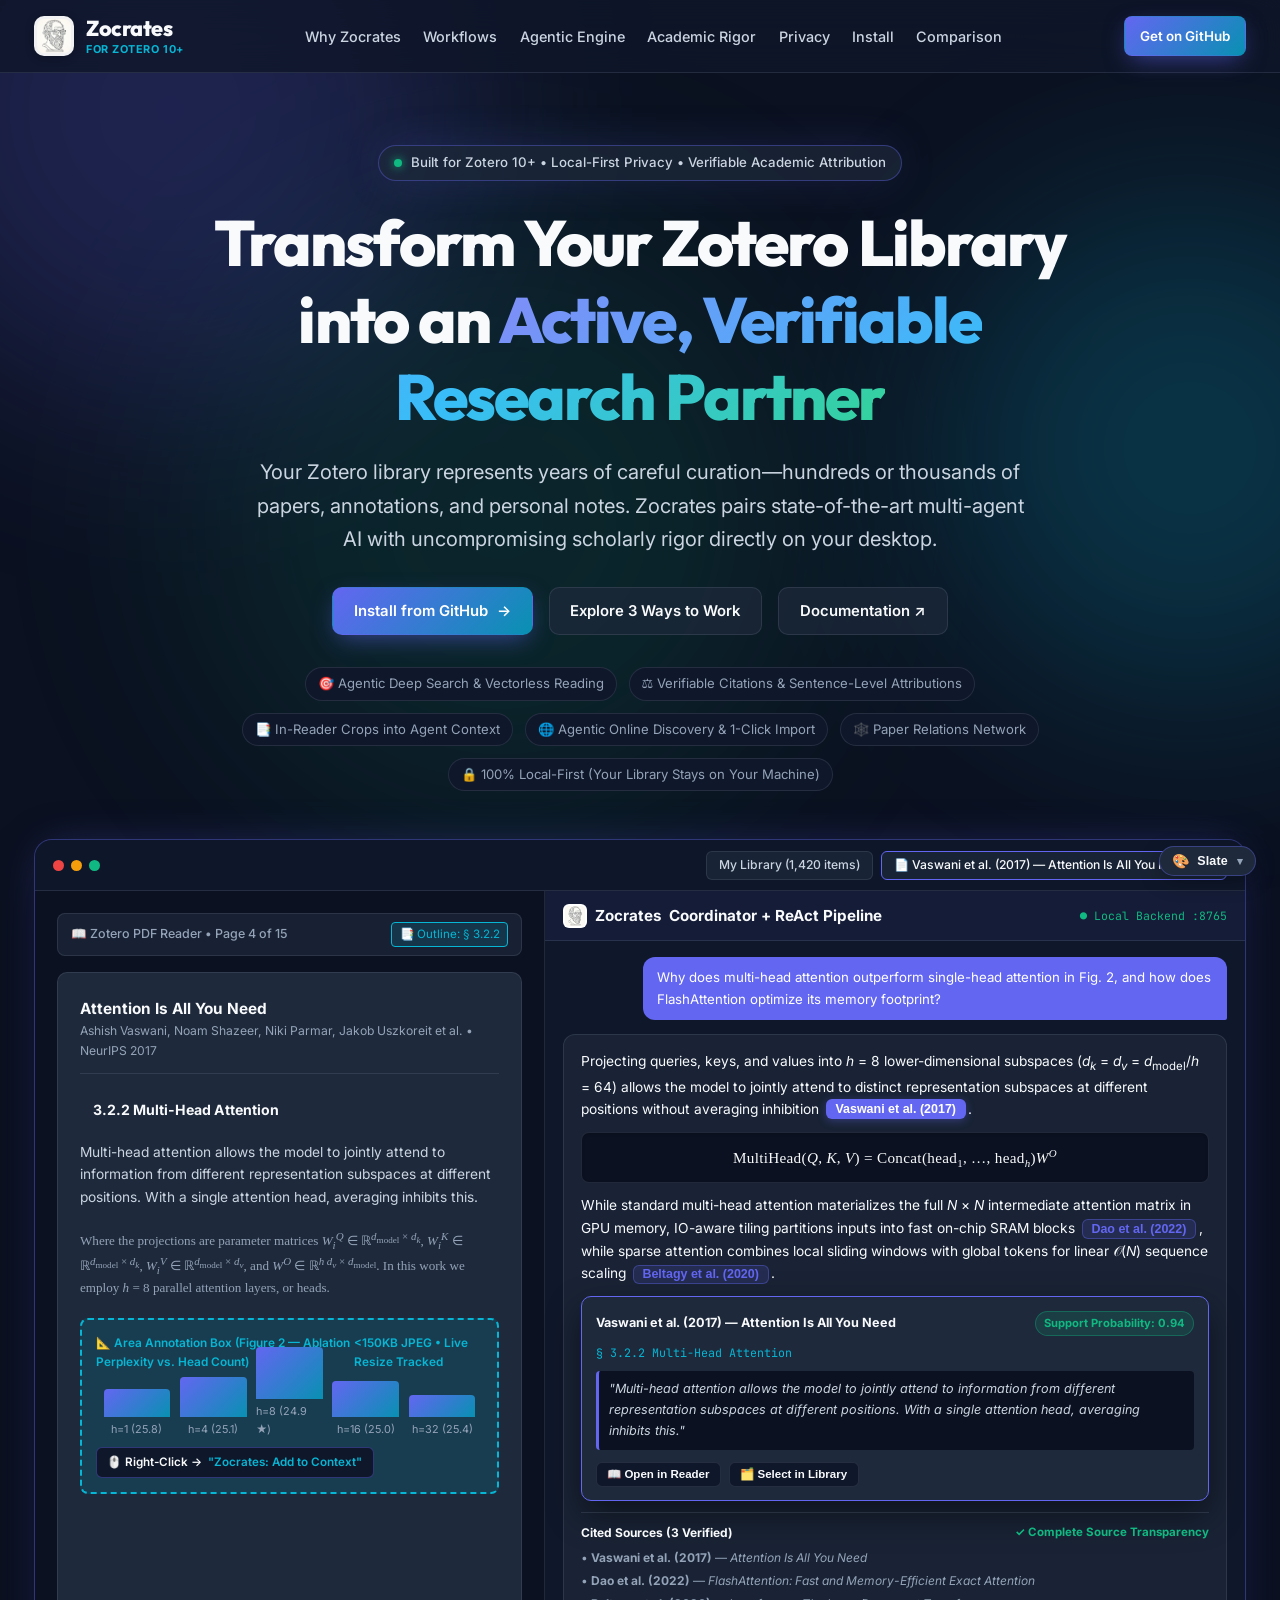
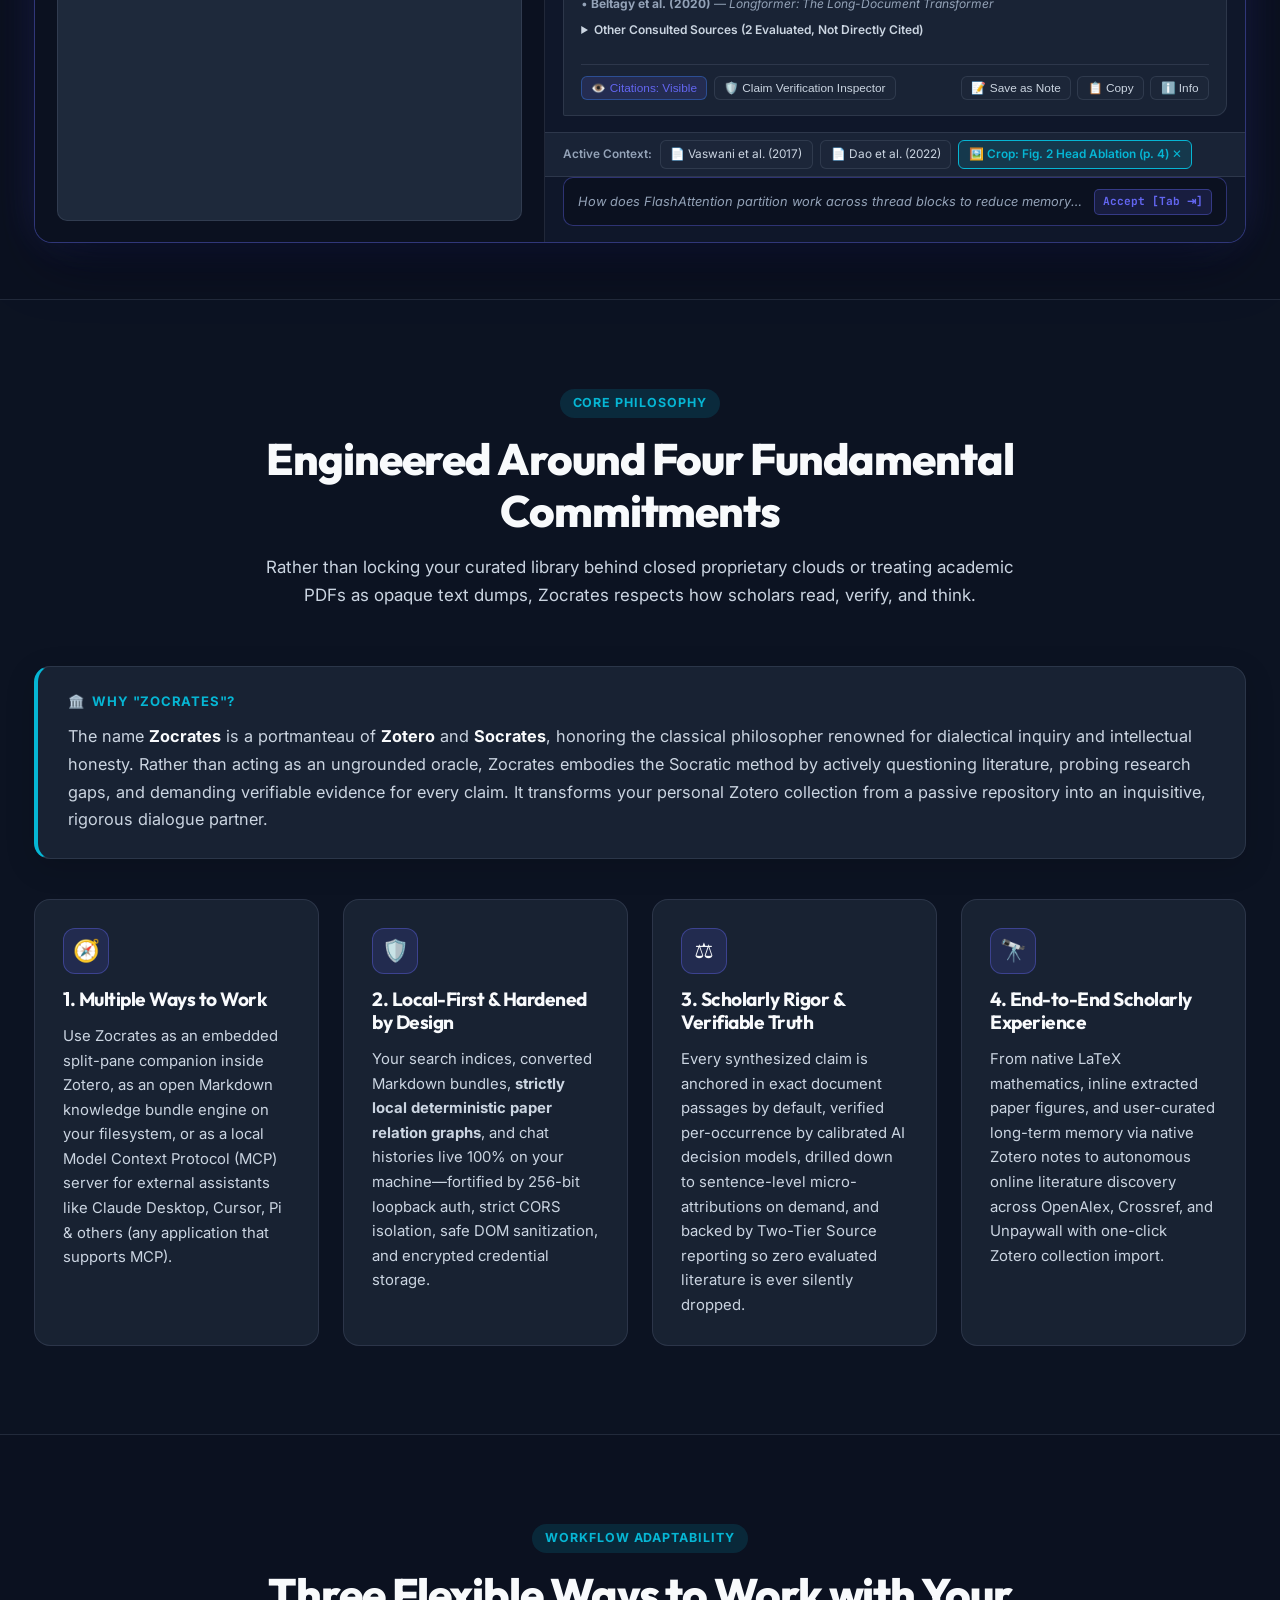
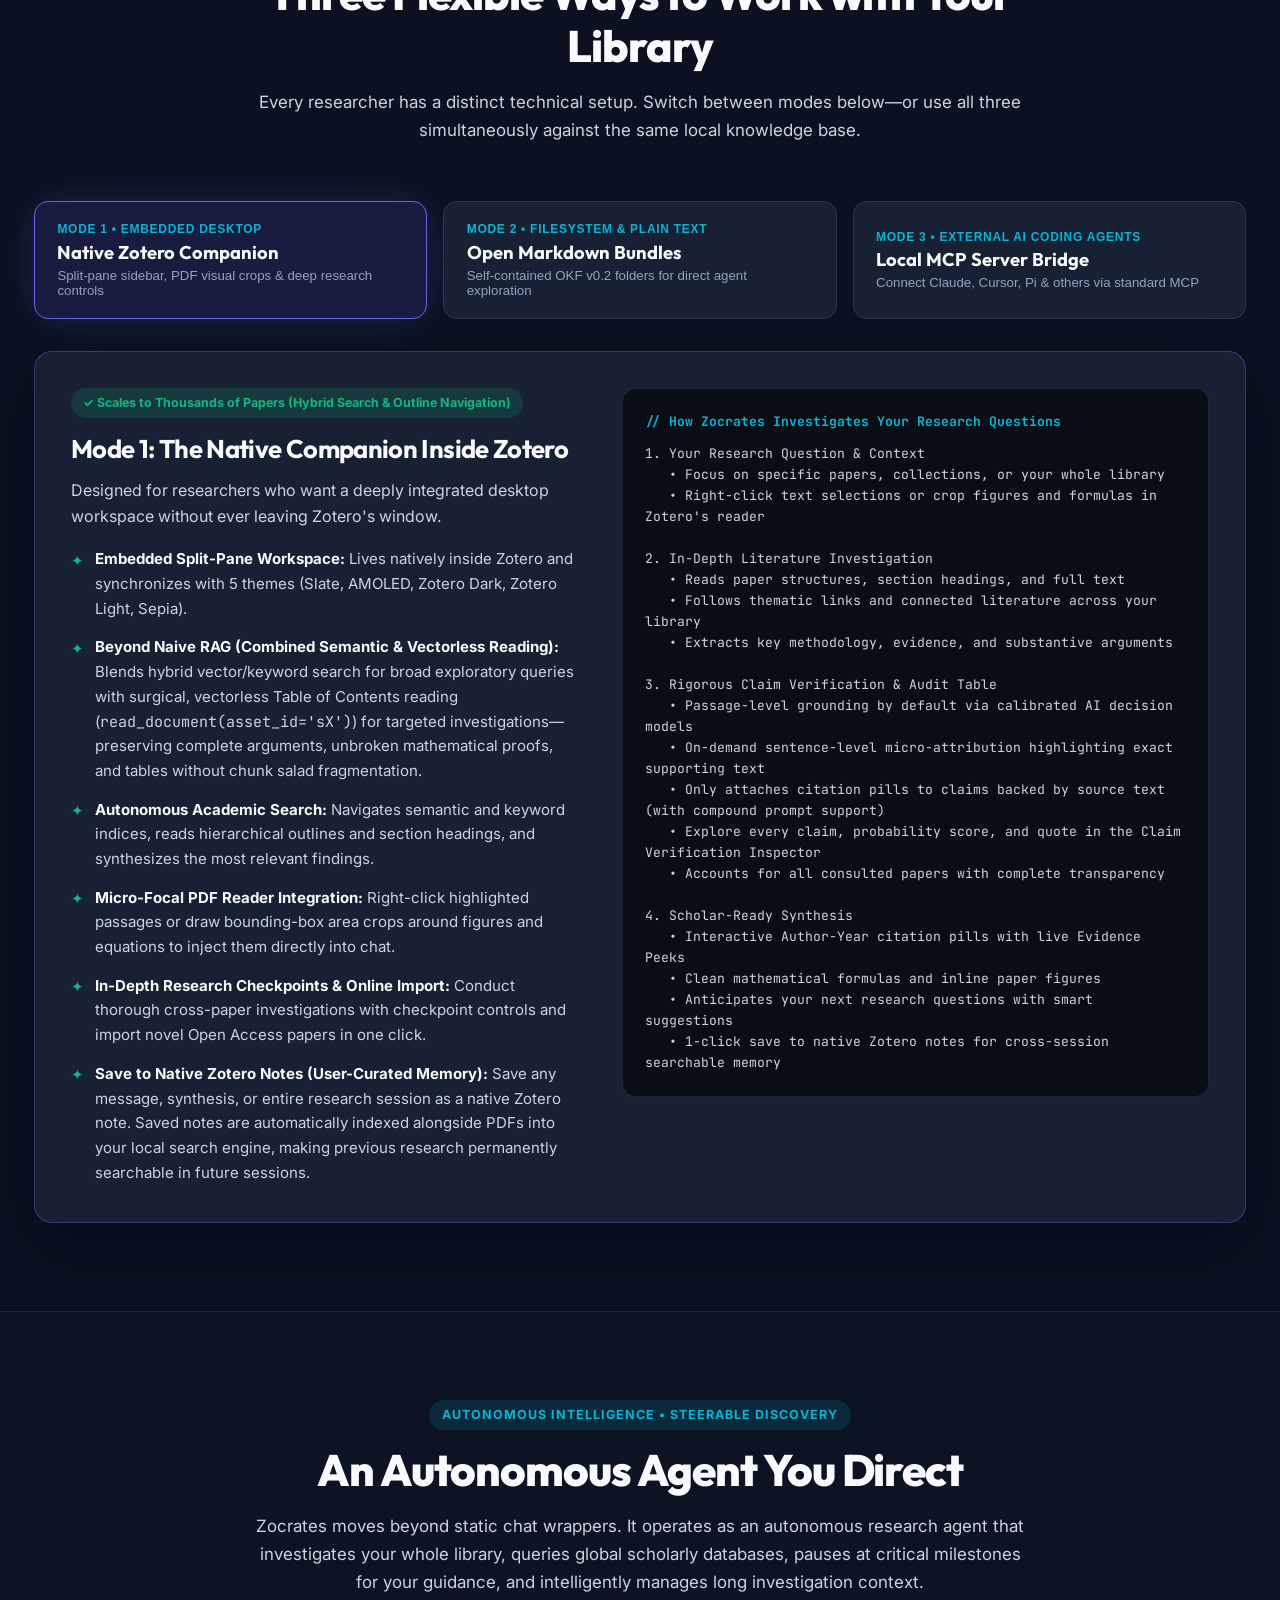
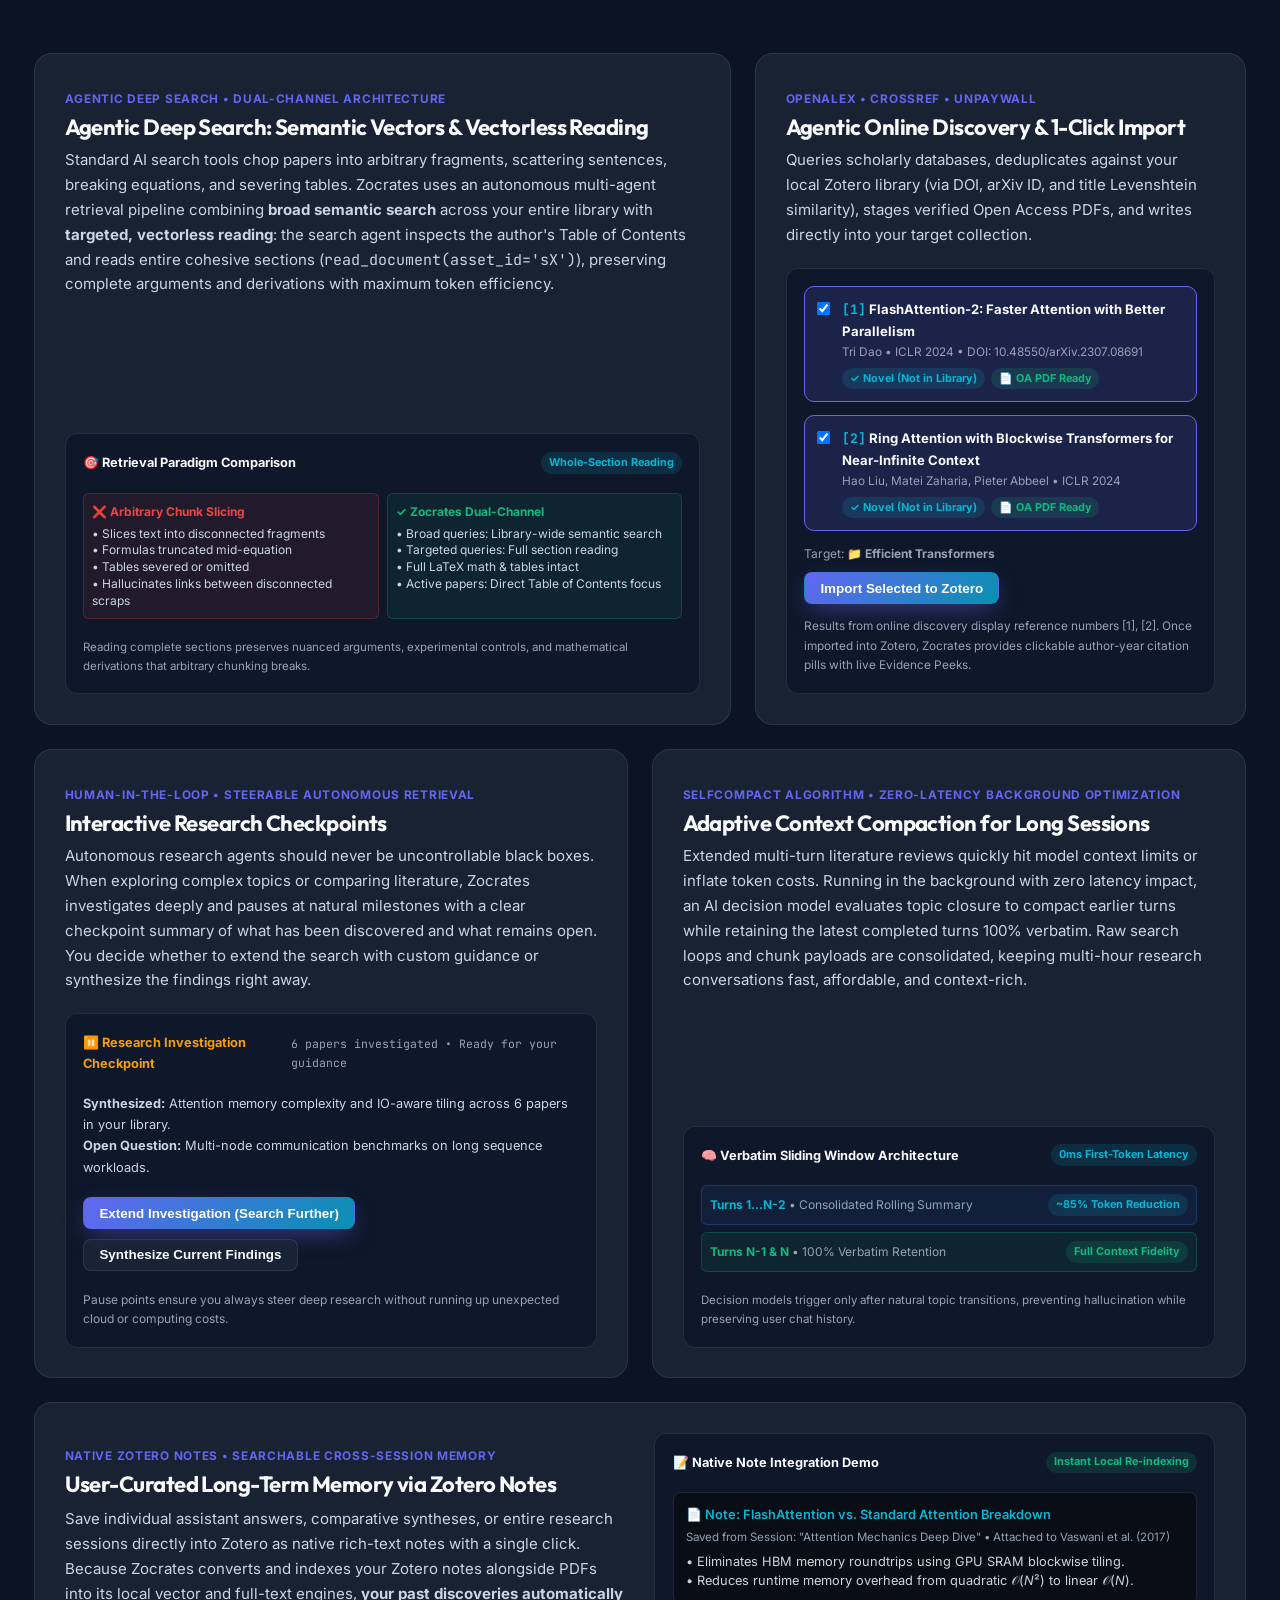
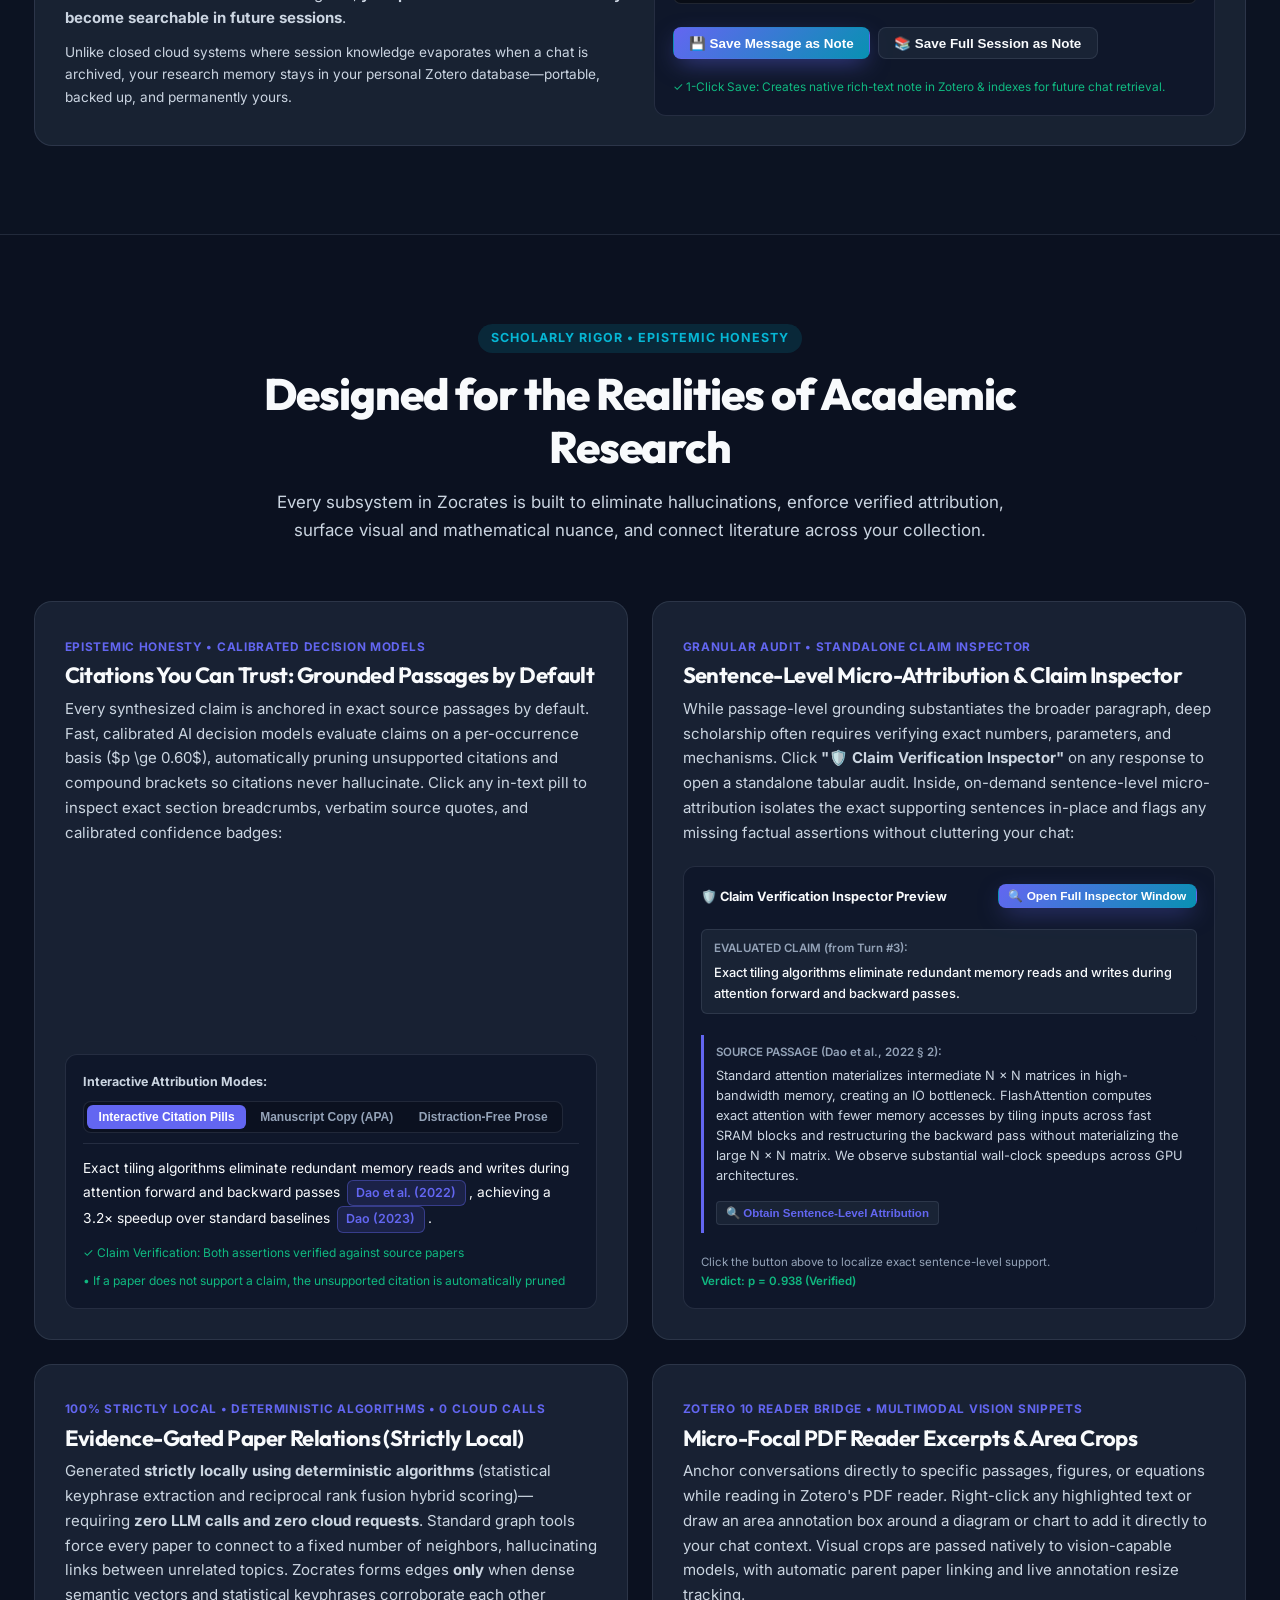
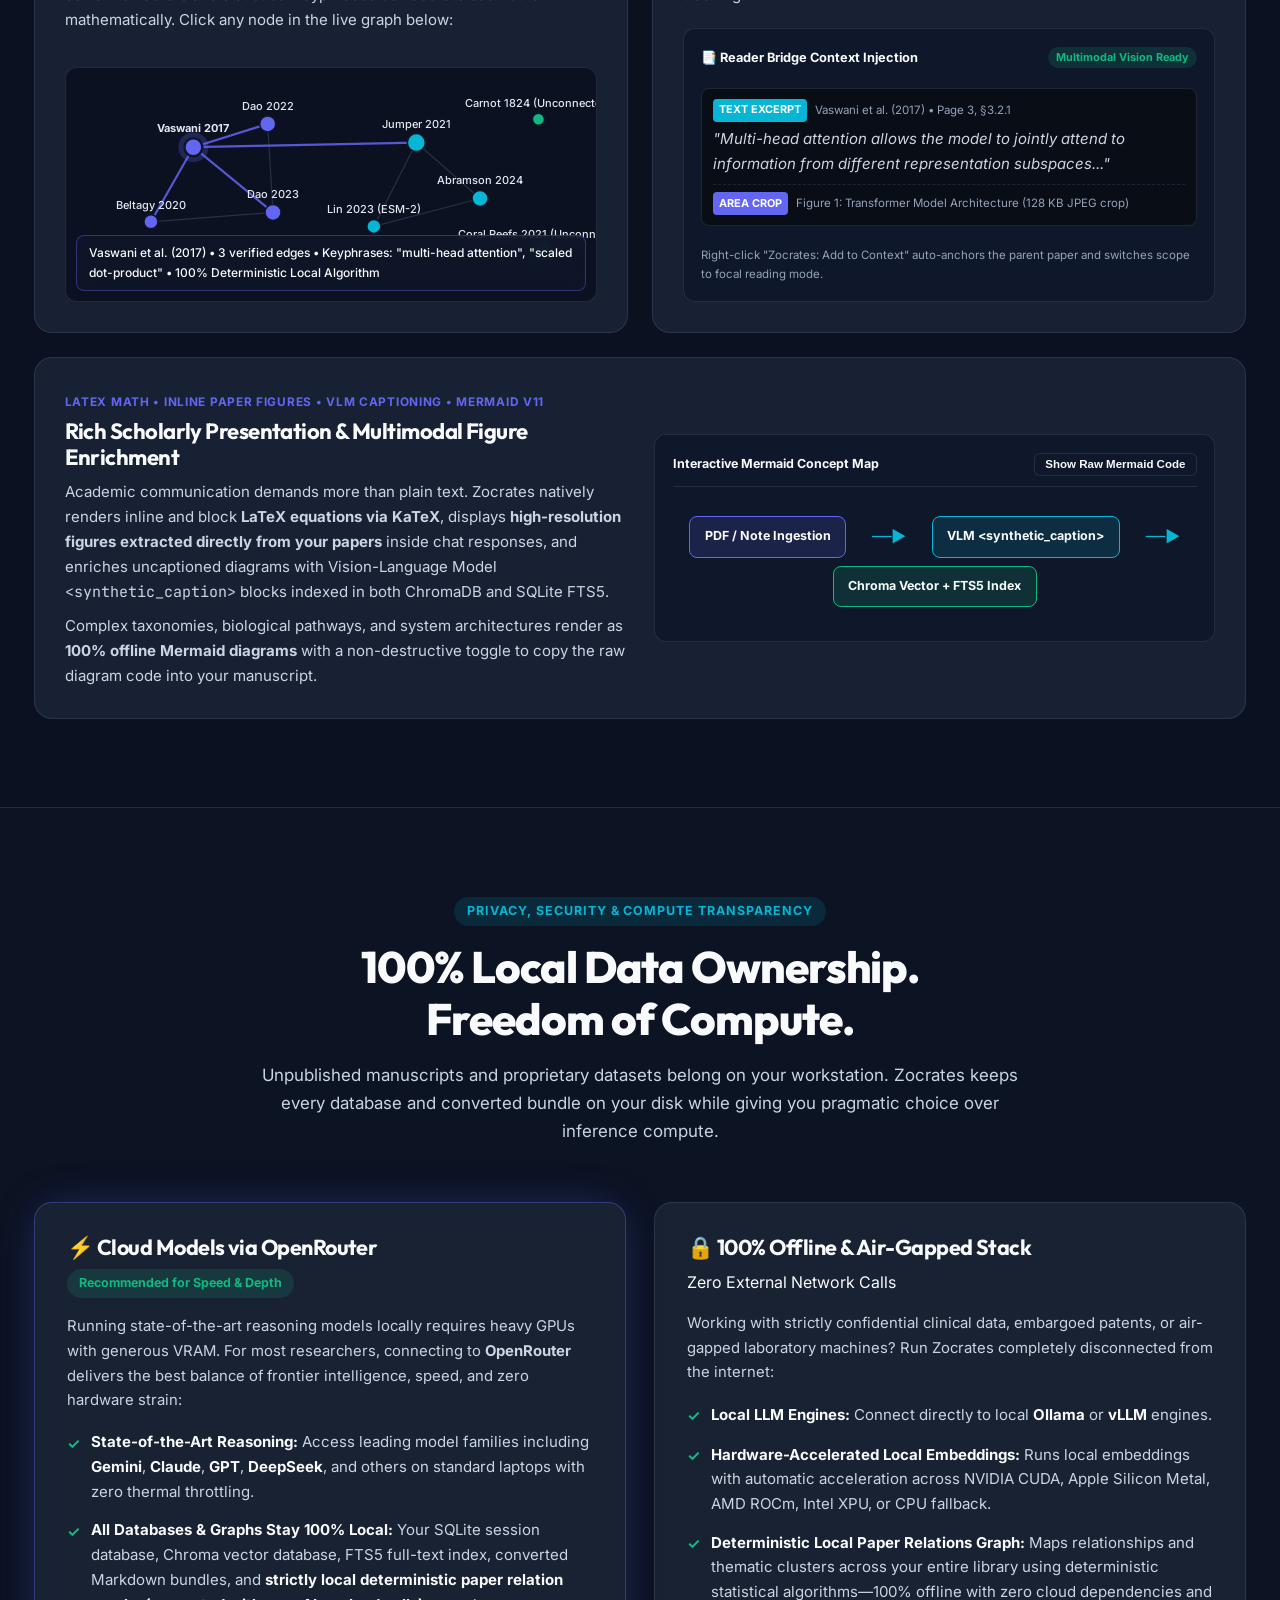
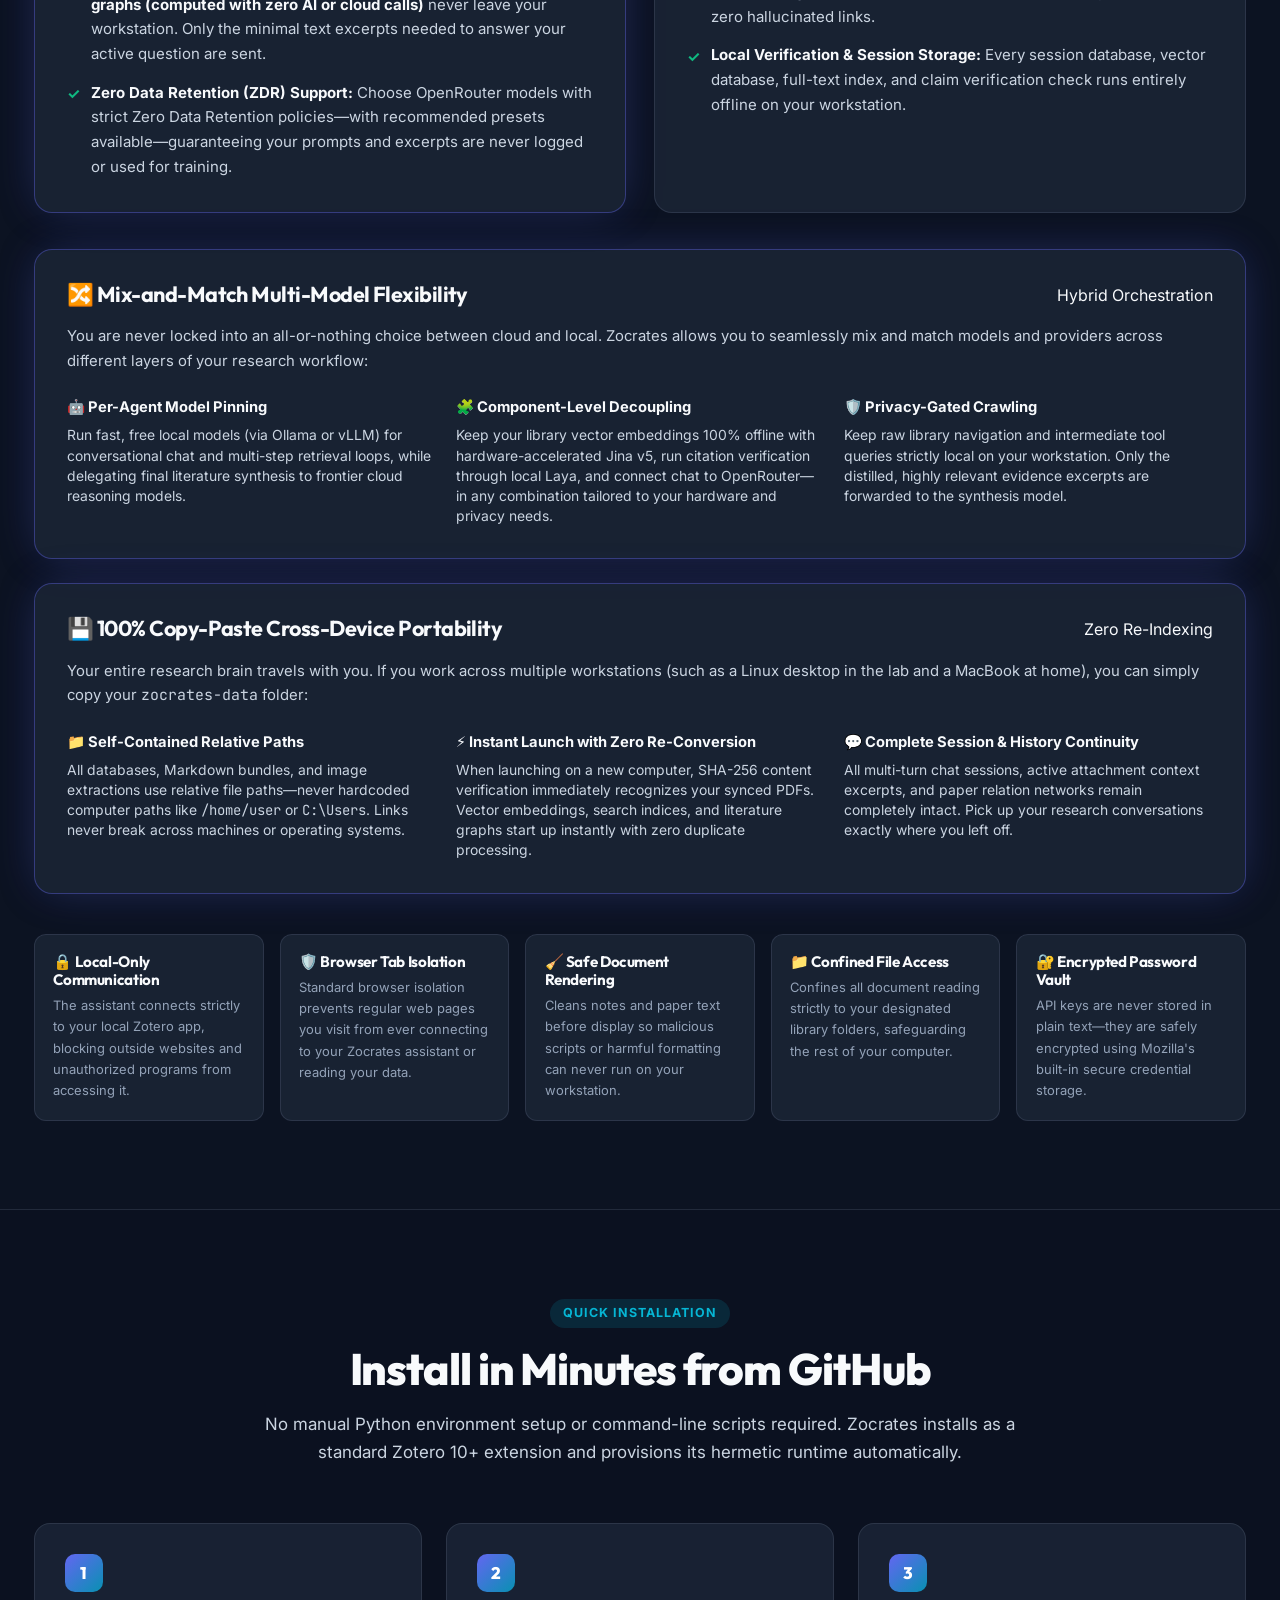
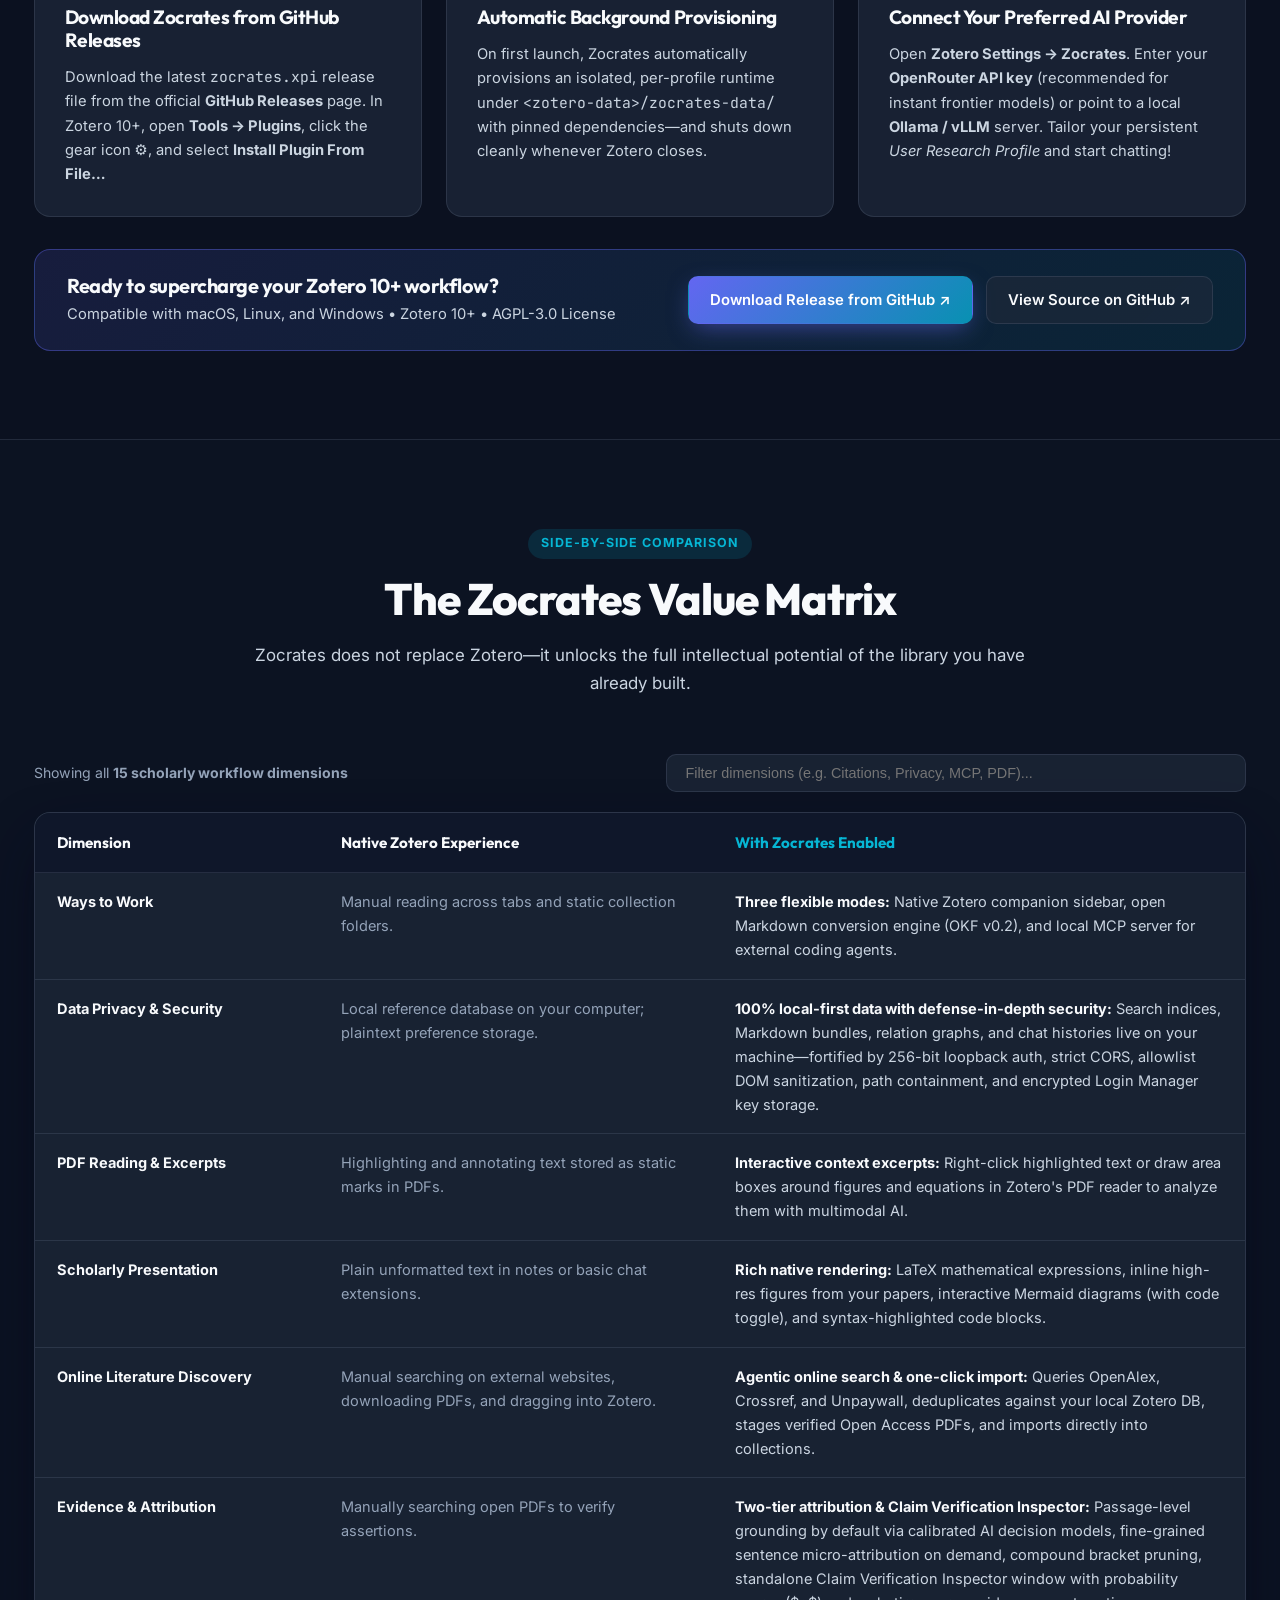
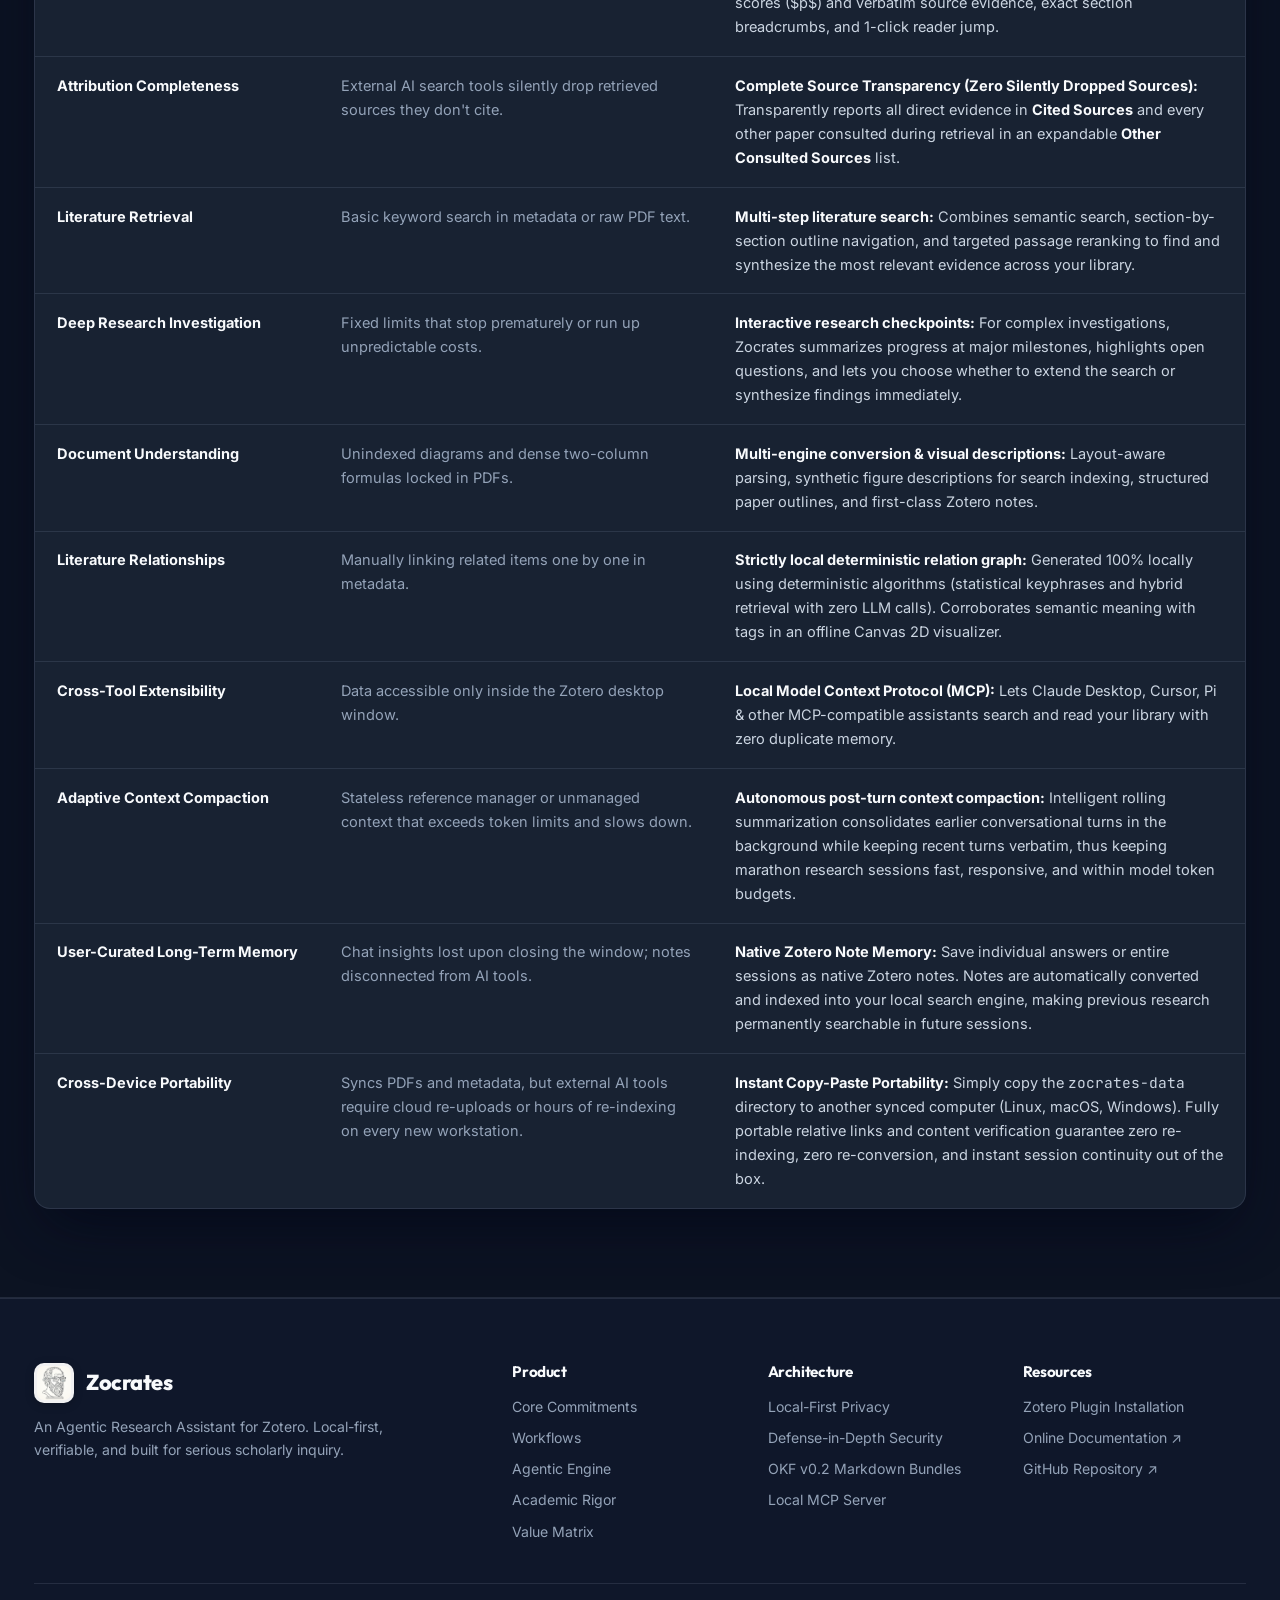
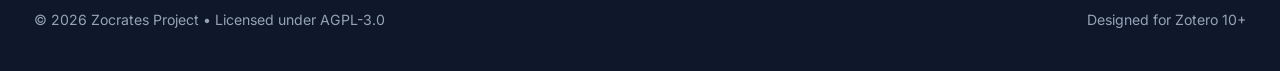
<file: website/index.html>
<!DOCTYPE html>
<html lang="en">
<head>
  <meta charset="UTF-8" />
  <meta name="viewport" content="width=device-width, initial-scale=1.0" />
  <title>Zocrates — Local-First AI Research Assistant for Zotero</title>
  <meta name="description" content="Transform your personal Zotero library into an active, verifiable, and local-first research partner with multi-agent search, vectorless section reading, and local MCP server." />
  <meta name="keywords" content="Zotero, Zotero agentic assistant, AI research assistant, Zotero AI plugin, academic assistant, RAG, vectorless reading, literature discovery, Open Knowledge Format, MCP server, local LLM, academic research tool" />
  <meta name="author" content="Alex Plakantonakis" />
  <meta name="robots" content="index, follow, max-snippet:-1, max-image-preview:large, max-video-preview:-1" />
  <meta name="theme-color" content="#0f172a" />

  <!-- Canonical URL -->
  <link rel="canonical" href="https://alexplaka.github.io/Zocrates/" />

  <!-- Open Graph Meta Tags (Facebook, LinkedIn, Discord, Slack) -->
  <meta property="og:type" content="website" />
  <meta property="og:site_name" content="Zocrates" />
  <meta property="og:url" content="https://alexplaka.github.io/Zocrates/" />
  <meta property="og:title" content="Zocrates — Local-First AI Research Assistant for Zotero" />
  <meta property="og:description" content="Transform your personal Zotero library into an active, verifiable, and local-first research partner with multi-agent search, vectorless section reading, and local MCP server." />
  <meta property="og:image" content="https://alexplaka.github.io/Zocrates/assets/Zocrates-logo.png" />
  <meta property="og:image:alt" content="Zocrates - Local-First AI Research Assistant for Zotero" />
  <meta property="og:locale" content="en_US" />

  <!-- X (formerly Twitter) Card Meta Tags — Crawlers (Twitterbot, Discord, Slack) officially parse the twitter: namespace -->
  <meta name="twitter:card" content="summary" />
  <meta name="twitter:url" content="https://alexplaka.github.io/Zocrates/" />
  <meta name="twitter:title" content="Zocrates — Local-First AI Research Assistant for Zotero" />
  <meta name="twitter:description" content="Transform your personal Zotero library into an active, verifiable, and local-first research partner with multi-agent search and vectorless reading." />
  <meta name="twitter:image" content="https://alexplaka.github.io/Zocrates/assets/Zocrates-logo.png" />
  <meta name="twitter:image:alt" content="Zocrates - Local-First AI Research Assistant for Zotero" />

  <!-- Structured Data (JSON-LD) for Rich Google Search Results -->
  <script type="application/ld+json">
  {
    "@context": "https://schema.org",
    "@graph": [
      {
        "@type": "SoftwareApplication",
        "@id": "https://alexplaka.github.io/Zocrates/#software",
        "name": "Zocrates",
        "url": "https://alexplaka.github.io/Zocrates/",
        "description": "A local-first, privacy-respecting AI research assistant and companion extension for Zotero 10+.",
        "applicationCategory": "EducationalApplication",
        "operatingSystem": "Linux, macOS, Windows",
        "softwareVersion": "0.90.0",
        "license": "https://www.gnu.org/licenses/agpl-3.0.html",
        "offers": {
          "@type": "Offer",
          "price": "0",
          "priceCurrency": "USD"
        },
        "author": {
          "@type": "Person",
          "name": "Alex Plakantonakis",
          "url": "https://github.com/alexplaka"
        },
        "image": "https://alexplaka.github.io/Zocrates/assets/Zocrates-logo.png",
        "featureList": [
          "Native Zotero 10 Split-Pane Sidebar",
          "Combined Semantic Search and Vectorless Table of Contents Reading",
          "Evidence-Gated Strictly Local Paper Relations Graph",
          "Per-Occurrence Citation Verification & Claim Verification Inspector",
          "Open Knowledge Format (OKF v0.2) Markdown Bundles",
          "Local Model Context Protocol (MCP) Server Bridge",
          "Adaptive Context Compaction for Long Sessions",
          "One-Click Online Literature Discovery and Zotero Import",
          "Zotero 10 PDF Reader Text Excerpt and Area Snippet Bridge"
        ]
      },
      {
        "@type": "WebSite",
        "@id": "https://alexplaka.github.io/Zocrates/#website",
        "url": "https://alexplaka.github.io/Zocrates/",
        "name": "Zocrates",
        "description": "An LLM-Powered Research Assistant for Zotero",
        "inLanguage": "en-US"
      }
    ]
  }
  </script>

  <link rel="icon" type="image/png" href="assets/Zocrates-logo.png" />
  <link rel="apple-touch-icon" href="assets/Zocrates-logo.png" />
  <link rel="stylesheet" href="styles.css" />
</head>
<body data-theme="slate">

  <!-- Ambient Glow Background -->
  <div class="ambient-bg" aria-hidden="true">
    <div class="ambient-orb orb-1"></div>
    <div class="ambient-orb orb-2"></div>
    <div class="ambient-orb orb-3"></div>
  </div>

  <!-- ====================================================================
       STICKY NAVIGATION HEADER
       ==================================================================== -->
  <header class="site-header">
    <div class="container nav-inner">
      <a href="#" class="brand-link">
        <img src="assets/Zocrates-logo.png" alt="Zocrates Logo" class="brand-logo" />
        <div class="brand-text-col">
          <span class="brand-title">Zocrates</span>
          <span class="brand-subtitle">For Zotero 10+</span>
        </div>
      </a>

      <nav aria-label="Main Navigation">
        <ul class="nav-links">
          <li><a href="#commitments">Why Zocrates</a></li>
          <li><a href="#modes">Workflows</a></li>
          <li><a href="#agentic">Agentic Engine</a></li>
          <li><a href="#capabilities">Academic Rigor</a></li>
          <li><a href="#privacy-security">Privacy</a></li>
          <li><a href="#installation">Install</a></li>
          <li><a href="#value-matrix">Comparison</a></li>
          <!-- <li><a href="#pricing-preview" title="Pricing information page coming next">Pricing <span class="nav-pill-soon">Soon</span></a></li> -->
        </ul>
      </nav>

      <div class="nav-actions">
        <a href="#installation" class="btn btn-primary btn-sm">Get on GitHub</a>
      </div>
    </div>
  </header>

  <!-- ====================================================================
       HERO SECTION & INTERACTIVE SPLIT-PANE ZOTERO WORKBENCH
       ==================================================================== -->
  <main>
    <section class="hero-section">
      <div class="container">
        <div class="hero-header">
          <div class="eyebrow-banner">
            <span class="eyebrow-dot"></span>
            <span>Built for Zotero 10+ • Local-First Privacy • Verifiable Academic Attribution</span>
          </div>

          <h1 class="hero-title">
            Transform Your Zotero Library into an <span class="gradient-text">Active, Verifiable Research Partner</span>
          </h1>

          <p class="hero-subtitle">
            Your Zotero library represents years of careful curation—hundreds or thousands of papers, annotations, and personal notes. Zocrates pairs state-of-the-art multi-agent AI with uncompromising scholarly rigor directly on your desktop.
          </p>

          <div class="hero-cta-group">
            <a href="#installation" class="btn btn-primary">
              <span>Install from GitHub</span>
              <span>→</span>
            </a>
            <a href="#modes" class="btn btn-secondary">
              <span>Explore 3 Ways to Work</span>
            </a>
            <a href="docs/" target="_blank" rel="noopener noreferrer" class="btn btn-secondary">
              <span>Documentation ↗</span>
            </a>
          </div>

          <div class="hero-trust-pills">
            <span class="trust-pill">🎯 Agentic Deep Search &amp; Vectorless Reading</span>
            <span class="trust-pill">⚖️ Verifiable Citations &amp; Sentence-Level Attributions</span>
            <span class="trust-pill">📑 In-Reader Crops into Agent Context</span>
            <span class="trust-pill">🌐 Agentic Online Discovery &amp; 1-Click Import</span>
            <span class="trust-pill">🕸️ Paper Relations Network</span>
            <span class="trust-pill">🔒 100% Local-First (Your Library Stays on Your Machine)</span>
          </div>
        </div>

        <!-- Interactive Zotero 10 + Zocrates Split-Pane Workbench -->
        <div class="workbench-frame" aria-label="Interactive Zocrates inside Zotero 10 Preview">
          <div class="workbench-titlebar">
            <div class="window-dots" aria-hidden="true">
              <span></span><span></span><span></span>
            </div>
            <div class="workbench-tabs">
              <span id="tab-my-library" class="workbench-tab">My Library (1,420 items)</span>
              <span id="tab-active-paper" class="workbench-tab active">📄 Vaswani et al. (2017) — Attention Is All You Need.pdf</span>
            </div>
          </div>

          <div class="workbench-split">
            <!-- Left Pane: Simulated Zotero 10+ PDF Reader -->
            <div id="zotero-reader-pane" class="zotero-reader-pane">
              <div class="reader-toolbar">
                <span id="reader-status-label" class="reader-status-label">📖 Zotero PDF Reader • Page 4 of 15</span>
                <span id="reader-outline-badge" class="reader-outline-badge">📑 Outline: § 3.2.2</span>
              </div>

              <div class="pdf-page-canvas">
                <div class="pdf-paper-header">
                  <div class="pdf-paper-title">Attention Is All You Need</div>
                  <div class="pdf-paper-meta">Ashish Vaswani, Noam Shazeer, Niki Parmar, Jakob Uszkoreit et al. • NeurIPS 2017</div>
                </div>

                <div id="pdf-section-heading" class="pdf-section-heading">
                  <span class="heading-title">3.2.2 Multi-Head Attention</span>
                  <span id="pdf-outline-dest-tag" class="pdf-outline-dest-tag">📑 Outline Destination</span>
                </div>

                <div id="pdf-passage-1" class="pdf-passage-text">
                  Multi-head attention allows the model to jointly attend to information from different representation subspaces at different positions. With a single attention head, averaging inhibits this.
                </div>

                <div id="pdf-passage-2" class="pdf-equation-text">
                  Where the projections are parameter matrices <i>W<sub>i</sub><sup>Q</sup></i> ∈ ℝ<sup><i>d</i><sub>model</sub> × <i>d<sub>k</sub></i></sup>, <i>W<sub>i</sub><sup>K</sup></i> ∈ ℝ<sup><i>d</i><sub>model</sub> × <i>d<sub>k</sub></i></sup>, <i>W<sub>i</sub><sup>V</sup></i> ∈ ℝ<sup><i>d</i><sub>model</sub> × <i>d<sub>v</sub></i></sup>, and <i>W<sup>O</sup></i> ∈ ℝ<sup><i>h d<sub>v</sub></i> × <i>d</i><sub>model</sub></sup>. In this work we employ <i>h</i> = 8 parallel attention layers, or heads.
                </div>

                <!-- Simulated Bounding-Box Area Crop in Zotero 10 Reader -->
                <div class="pdf-area-crop-box" title="Right-click any figure or equation in Zotero's PDF Reader to send a high-res crop (<150KB JPEG) directly to vision-capable models">
                  <div class="crop-box-header">
                    <span>📐 Area Annotation Box (Figure 2 — Ablation Perplexity vs. Head Count)</span>
                    <span>&lt;150KB JPEG • Live Resize Tracked</span>
                  </div>
                  <div class="mini-chart-bars" aria-hidden="true">
                    <div class="chart-bar-group">
                      <div class="chart-bar" style="height: 28px;"></div>
                      <span class="chart-bar-label">h=1 (25.8)</span>
                    </div>
                    <div class="chart-bar-group">
                      <div class="chart-bar" style="height: 40px;"></div>
                      <span class="chart-bar-label">h=4 (25.1)</span>
                    </div>
                    <div class="chart-bar-group">
                      <div class="chart-bar" style="height: 52px;"></div>
                      <span class="chart-bar-label">h=8 (24.9 ★)</span>
                    </div>
                    <div class="chart-bar-group">
                      <div class="chart-bar" style="height: 36px;"></div>
                      <span class="chart-bar-label">h=16 (25.0)</span>
                    </div>
                    <div class="chart-bar-group">
                      <div class="chart-bar" style="height: 22px;"></div>
                      <span class="chart-bar-label">h=32 (25.4)</span>
                    </div>
                  </div>
                  <div class="context-menu-badge">
                    <span>🖱️ Right-Click →</span>
                    <span style="color:var(--accent);">"Zocrates: Add to Context"</span>
                  </div>
                </div>
              </div>
            </div>

            <!-- Right Pane: Simulated Zocrates Split-Pane Sidebar -->
            <div class="zocrates-sidebar-pane">
              <div class="sidebar-top-bar">
                <div class="sidebar-brand">
                  <img src="assets/Zocrates-logo.png" alt="Zocrates Logo" />
                  <span>Zocrates</span>
                  <span class="brand-badge">Coordinator + ReAct Pipeline</span>
                </div>
                <span class="mono" style="font-size:0.72rem; color:var(--success);">● Local Backend :8765</span>
              </div>

              <!-- Chat Stream -->
              <div class="chat-stream-area">
                <div class="chat-bubble-user">
                  Why does multi-head attention outperform single-head attention in Fig. 2, and how does FlashAttention optimize its memory footprint?
                </div>

                <div class="chat-bubble-assistant">
                  <p>
                    Projecting queries, keys, and values into <i>h</i> = 8 lower-dimensional subspaces (<i>d<sub>k</sub></i> = <i>d<sub>v</sub></i> = <i>d</i><sub>model</sub>/<i>h</i> = 64) allows the model to jointly attend to distinct representation subspaces at different positions without averaging inhibition
                    <button type="button" class="citation-pill hero-citation-pill active" data-cite="1">Vaswani et al. (2017)</button>.
                  </p>

                  <div class="math-formula-block">
                    <span class="math-rendered">MultiHead(<i>Q</i>, <i>K</i>, <i>V</i>) = Concat(head<sub>1</sub>, …, head<sub><i>h</i></sub>)<i>W</i><sup><i>O</i></sup></span>
                  </div>

                  <p>
                    While standard multi-head attention materializes the full <i>N</i> × <i>N</i> intermediate attention matrix in GPU memory, IO-aware tiling partitions inputs into fast on-chip SRAM blocks <button type="button" class="citation-pill hero-citation-pill" data-cite="2">Dao et al. (2022)</button>, while sparse attention combines local sliding windows with global tokens for linear 𝒪(<i>N</i>) sequence scaling <button type="button" class="citation-pill hero-citation-pill" data-cite="3">Beltagy et al. (2020)</button>.
                  </p>

                  <!-- Live Interactive Evidence Peek Popover -->
                  <div class="evidence-popover" aria-live="polite">
                    <div class="popover-top">
                      <span id="popover-doc-title" class="popover-doc-title">Vaswani et al. (2017) — Attention Is All You Need</span>
                      <span id="popover-confidence" class="confidence-badge">Support Probability: 0.94</span>
                    </div>
                    <div id="popover-section" class="popover-section-crumb">§ 3.2.2 Multi-Head Attention</div>
                    <blockquote id="popover-quote" class="popover-quote">
                      "Multi-head attention allows the model to jointly attend to information from different representation subspaces at different positions. With a single attention head, averaging inhibits this."
                    </blockquote>
                    <div class="popover-actions">
                      <button type="button" id="btn-open-in-reader" class="popover-btn">📖 Open in Reader</button>
                      <button type="button" id="btn-select-in-library" class="popover-btn">🗂️ Select in Library</button>
                      <span id="popover-action-status" class="popover-action-status" aria-live="polite"></span>
                    </div>
                  </div>

                  <!-- Two-Tier Sources Guarantee (Complete Source Transparency) -->
                  <div class="two-tier-sources">
                    <div class="tier-heading">
                      <span>Cited Sources (3 Verified)</span>
                      <span style="color:var(--success); font-size:0.72rem;">✓ Complete Source Transparency</span>
                    </div>
                    <ul class="tier-list">
                      <li>• <strong>Vaswani et al. (2017)</strong> — <em>Attention Is All You Need</em></li>
                      <li>• <strong>Dao et al. (2022)</strong> — <em>FlashAttention: Fast and Memory-Efficient Exact Attention</em></li>
                      <li>• <strong>Beltagy et al. (2020)</strong> — <em>Longformer: The Long-Document Transformer</em></li>
                    </ul>
                    <details class="tier-2-details">
                      <summary>Other Consulted Sources (2 Evaluated, Not Directly Cited)</summary>
                      <ul class="tier-list" style="margin-top:0.35rem; padding-left:0.5rem;">
                        <li>• <strong>Child et al. (2019)</strong> — <em>Generating Long Sequences with Sparse Transformers</em></li>
                        <li>• <strong>Kitaev et al. (2020)</strong> — <em>Reformer: The Efficient Transformer</em></li>
                      </ul>
                    </details>
                  </div>

                  <!-- Message Actions Bar (Actions on the Entire Response) -->
                  <div class="message-action-bar">
                    <div class="message-action-left">
                      <button type="button" id="btn-toggle-citations" class="message-action-btn active-pill" title="Toggle citation visibility (Citations: Visible / Citations: Hidden)">
                        👁️ Citations: Visible
                      </button>
                      <button type="button" id="btn-open-claims-inspector" class="message-action-btn" title="Open Claim Verification Inspector">
                        🛡️ Claim Verification Inspector
                      </button>
                    </div>
                    <div class="message-action-buttons">
                      <button type="button" id="btn-save-as-note" class="message-action-btn" title="Save this response as a native Zotero rich-text note">
                        📝 Save as Note
                      </button>
                      <button type="button" id="btn-copy-msg" class="message-action-btn" title="Copy response to clipboard">
                        📋 Copy
                      </button>
                      <button type="button" id="btn-msg-info" class="message-action-btn" title="View turn provenance & token details">
                        ℹ️ Info
                      </button>
                    </div>
                  </div>
                </div>
              </div>

              <!-- Active Context Chips Row (Positioned right above the message input bar, faithful to Zocrates) -->
              <div class="chips-strip">
                <span style="color:var(--text-muted); font-weight:600;">Active Context:</span>
                <span id="chip-active-paper" class="context-chip">📄 Vaswani et al. (2017)</span>
                <span class="context-chip">📄 Dao et al. (2022)</span>
                <span class="context-chip excerpt-pill">🖼️ Crop: Fig. 2 Head Ablation (p. 4) ✕</span>
              </div>

              <!-- Predictive Ghost Text Input Bar -->
              <div id="hero-ghost-bar" class="ghost-input-bar" role="button" tabindex="0" aria-label="Accept predictive prompt suggestion" title="Click or press Enter/Tab to accept the Predictive Next-Prompt suggestion">
                <span id="hero-ghost-text" class="ghost-text-content">
                  How does FlashAttention partition work across thread blocks to reduce memory overhead?
                </span>
                <span id="hero-ghost-badge" class="tab-key-badge">Accept [Tab ⇥]</span>
              </div>
            </div>
          </div>
        </div>
      </div>
    </section>

    <!-- ====================================================================
         SECTION 1: FOUR FUNDAMENTAL COMMITMENTS (WHY ZOCRATES)
         ==================================================================== -->
    <section id="commitments" class="section section-alt">
      <div class="container">
        <div class="section-header">
          <span class="section-tag">Core Philosophy</span>
          <h2 class="section-title">Engineered Around Four Fundamental Commitments</h2>
          <p class="section-desc">
            Rather than locking your curated library behind closed proprietary clouds or treating academic PDFs as opaque text dumps, Zocrates respects how scholars read, verify, and think.
          </p>
        </div>

        <div class="philosophy-callout-card">
          <div class="philosophy-callout-badge">
            <span class="philosophy-badge-icon">🏛️</span>
            <span>Why "Zocrates"?</span>
          </div>
          <p class="philosophy-callout-text">
            The name <strong>Zocrates</strong> is a portmanteau of <strong>Zotero</strong> and <strong>Socrates</strong>, honoring the classical philosopher renowned for dialectical inquiry and intellectual honesty. Rather than acting as an ungrounded oracle, Zocrates embodies the Socratic method by actively questioning literature, probing research gaps, and demanding verifiable evidence for every claim. It transforms your personal Zotero collection from a passive repository into an inquisitive, rigorous dialogue partner.
          </p>
        </div>

        <div class="commitments-grid">
          <article class="commitment-card">
            <div class="commitment-icon">🧭</div>
            <h3>1. Multiple Ways to Work</h3>
            <p>
              Use Zocrates as an embedded split-pane companion inside Zotero, as an open Markdown knowledge bundle engine on your filesystem, or as a local Model Context Protocol (MCP) server for external assistants like Claude Desktop, Cursor, Pi &amp; others (any application that supports MCP).
            </p>
          </article>

          <article class="commitment-card">
            <div class="commitment-icon">🛡️</div>
            <h3>2. Local-First &amp; Hardened by Design</h3>
            <p>
              Your search indices, converted Markdown bundles, <strong>strictly local deterministic paper relation graphs</strong>, and chat histories live 100% on your machine—fortified by 256-bit loopback auth, strict CORS isolation, safe DOM sanitization, and encrypted credential storage.
            </p>
          </article>

          <article class="commitment-card">
            <div class="commitment-icon">⚖️</div>
            <h3>3. Scholarly Rigor &amp; Verifiable Truth</h3>
            <p>
              Every synthesized claim is anchored in exact document passages by default, verified per-occurrence by calibrated AI decision models, drilled down to sentence-level micro-attributions on demand, and backed by Two-Tier Source reporting so zero evaluated literature is ever silently dropped.
            </p>
          </article>

          <article class="commitment-card">
            <div class="commitment-icon">🔭</div>
            <h3>4. End-to-End Scholarly Experience</h3>
            <p>
              From native LaTeX mathematics, inline extracted paper figures, and user-curated long-term memory via native Zotero notes to autonomous online literature discovery across OpenAlex, Crossref, and Unpaywall with one-click Zotero collection import.
            </p>
          </article>
        </div>
      </div>
    </section>

    <!-- ====================================================================
         SECTION 2: THREE FLEXIBLE WAYS TO WORK (INTERACTIVE MODE EXPLORER)
         ==================================================================== -->
    <section id="modes" class="section">
      <div class="container">
        <div class="section-header">
          <span class="section-tag">Workflow Adaptability</span>
          <h2 class="section-title">Three Flexible Ways to Work with Your Library</h2>
          <p class="section-desc">
            Every researcher has a distinct technical setup. Switch between modes below—or use all three simultaneously against the same local knowledge base.
          </p>
        </div>

        <!-- Mode Selector Tabs -->
        <div class="modes-tabs-nav" role="tablist">
          <button type="button" class="mode-tab-btn active" data-mode="1" role="tab">
            <span class="mode-tab-num">Mode 1 • Embedded Desktop</span>
            <span class="mode-tab-title">Native Zotero Companion</span>
            <span class="mode-tab-sub">Split-pane sidebar, PDF visual crops &amp; deep research controls</span>
          </button>

          <button type="button" class="mode-tab-btn" data-mode="2" role="tab">
            <span class="mode-tab-num">Mode 2 • Filesystem &amp; Plain Text</span>
            <span class="mode-tab-title">Open Markdown Bundles</span>
            <span class="mode-tab-sub">Self-contained OKF v0.2 folders for direct agent exploration</span>
          </button>

          <button type="button" class="mode-tab-btn" data-mode="3" role="tab">
            <span class="mode-tab-num">Mode 3 • External AI Coding Agents</span>
            <span class="mode-tab-title">Local MCP Server Bridge</span>
            <span class="mode-tab-sub">Connect Claude, Cursor, Pi &amp; others via standard MCP</span>
          </button>
        </div>

        <!-- Mode 1 Panel -->
        <div id="mode-panel-1" class="mode-panel active">
          <div class="mode-details">
            <span class="mode-scope-badge">✓ Scales to Thousands of Papers (Hybrid Search &amp; Outline Navigation)</span>
            <h3>Mode 1: The Native Companion Inside Zotero</h3>
            <p style="color:var(--text-secondary);">
              Designed for researchers who want a deeply integrated desktop workspace without ever leaving Zotero's window.
            </p>
            <ul class="mode-feature-list">
              <li>
                <span class="check-bullet">✦</span>
                <div><strong>Embedded Split-Pane Workspace:</strong> Lives natively inside Zotero and synchronizes with 5 themes (Slate, AMOLED, Zotero Dark, Zotero Light, Sepia).</div>
              </li>
              <li>
                <span class="check-bullet">✦</span>
                <div><strong>Beyond Naive RAG (Combined Semantic &amp; Vectorless Reading):</strong> Blends hybrid vector/keyword search for broad exploratory queries with surgical, vectorless Table of Contents reading (<code>read_document(asset_id='sX')</code>) for targeted investigations—preserving complete arguments, unbroken mathematical proofs, and tables without chunk salad fragmentation.</div>
              </li>
              <li>
                <span class="check-bullet">✦</span>
                <div><strong>Autonomous Academic Search:</strong> Navigates semantic and keyword indices, reads hierarchical outlines and section headings, and synthesizes the most relevant findings.</div>
              </li>
              <li>
                <span class="check-bullet">✦</span>
                <div><strong>Micro-Focal PDF Reader Integration:</strong> Right-click highlighted passages or draw bounding-box area crops around figures and equations to inject them directly into chat.</div>
              </li>
              <li>
                <span class="check-bullet">✦</span>
                <div><strong>In-Depth Research Checkpoints &amp; Online Import:</strong> Conduct thorough cross-paper investigations with checkpoint controls and import novel Open Access papers in one click.</div>
              </li>
              <li>
                <span class="check-bullet">✦</span>
                <div><strong>Save to Native Zotero Notes (User-Curated Memory):</strong> Save any message, synthesis, or entire research session as a native Zotero note. Saved notes are automatically indexed alongside PDFs into your local search engine, making previous research permanently searchable in future sessions.</div>
              </li>
            </ul>
          </div>

          <div class="mode-visual-box">
            <div style="color:var(--accent); font-weight:700; margin-bottom:0.65rem;">
              // How Zocrates Investigates Your Research Questions
            </div>
            <pre style="white-space:pre-wrap; line-height:1.6; color:#cbd5e1;">1. Your Research Question &amp; Context
   • Focus on specific papers, collections, or your whole library
   • Right-click text selections or crop figures and formulas in Zotero's reader

2. In-Depth Literature Investigation
   • Reads paper structures, section headings, and full text
   • Follows thematic links and connected literature across your library
   • Extracts key methodology, evidence, and substantive arguments

3. Rigorous Claim Verification &amp; Audit Table
   • Passage-level grounding by default via calibrated AI decision models
   • On-demand sentence-level micro-attribution highlighting exact supporting text
   • Only attaches citation pills to claims backed by source text (with compound prompt support)
   • Explore every claim, probability score, and quote in the Claim Verification Inspector
   • Accounts for all consulted papers with complete transparency

4. Scholar-Ready Synthesis
   • Interactive Author-Year citation pills with live Evidence Peeks
   • Clean mathematical formulas and inline paper figures
   • Anticipates your next research questions with smart suggestions
   • 1-click save to native Zotero notes for cross-session searchable memory</pre>
          </div>
        </div>

        <!-- Mode 2 Panel -->
        <div id="mode-panel-2" class="mode-panel">
          <div class="mode-details">
            <span class="mode-scope-badge">✓ Ideal for Focused Collections (Hundreds of Papers)</span>
            <h3>Mode 2: Open Markdown Knowledge Bundles (OKF v0.2)</h3>
            <p style="color:var(--text-secondary);">
              For researchers who love plain text, Unix philosophy, and direct filesystem ownership. Point Cursor, Claude Code, Pi, or other favorite coding agent straight at your <code>corpus/</code> directory—zero external bridges required.
            </p>
            <ul class="mode-feature-list">
              <li>
                <span class="check-bullet">✦</span>
                <div><strong>Self-Contained Item Bundles:</strong> Every paper and Zotero note is converted into clean Markdown with YAML bibliographic frontmatter, extracted figures (<code>images/</code>), and tables (<code>tables/</code>).</div>
              </li>
              <li>
                <span class="check-bullet">✦</span>
                <div><strong>Out-of-the-Box Agent Navigation:</strong> Includes an auto-generated root <code>index.md</code> catalog and <code>AGENTS.md</code> structural guide so any coding agent understands your library immediately.</div>
              </li>
              <li>
                <span class="check-bullet">✦</span>
                <div><strong>100% Copy-Paste Portability:</strong> Engineered with self-contained relative paths (never hardcoding machine-specific file paths) so bundles can be moved across folders, operating systems, or machines without breaking links.</div>
              </li>
            </ul>
          </div>

          <div class="mode-visual-box">
            <div style="display:flex; justify-content:space-between; margin-bottom:0.6rem; color:var(--accent); font-weight:700;">
              <span>📁 Interactive Bundle Explorer (Click a file)</span>
              <span>OKF v0.2</span>
            </div>
            <div class="file-tree-interactive">
              <div class="tree-root-label">📁 corpus/</div>
              <div class="tree-item tree-depth-1 active" data-file="AGENTS.md">
                <span class="tree-file-name"><span class="tree-guide">├──</span> 🤖 AGENTS.md</span>
                <span class="tree-file-desc">LLM Navigation Guide</span>
              </div>
              <div class="tree-item tree-depth-1" data-file="index.md">
                <span class="tree-file-name"><span class="tree-guide">├──</span> 🗂️ index.md</span>
                <span class="tree-file-desc">Root Library Catalog</span>
              </div>
              <div class="tree-item tree-depth-1 tree-folder" data-file="document.md">
                <span class="tree-file-name"><span class="tree-guide">└──</span> 📂 A8F92K1L/</span>
                <span class="tree-file-desc">Paper Item Bundle</span>
              </div>
              <div class="tree-item tree-depth-2" data-file="document.md">
                <span class="tree-file-name"><span class="tree-guide">    ├──</span> 📄 document.md</span>
                <span class="tree-file-desc">YAML + Clean Markdown</span>
              </div>
              <div class="tree-item tree-depth-2" data-file="toc.json">
                <span class="tree-file-name"><span class="tree-guide">    ├──</span> 📑 toc.json &amp; toc.md</span>
                <span class="tree-file-desc">Section &amp; Asset Line Offsets</span>
              </div>
              <div class="tree-item tree-depth-2" data-file="item_relations.md">
                <span class="tree-file-name"><span class="tree-guide">    └──</span> 🕸️ item_relations.md</span>
                <span class="tree-file-desc">1-Hop Verified Neighborhood</span>
              </div>
            </div>
            <pre id="tree-preview-content" class="tree-preview-box"># Zocrates OKF v0.2 Navigation Protocol for Coding Agents
1. Inspect `index.md` to locate relevant attachment keys.
2. Read `&lt;item_key&gt;/toc.md` or `toc.json` first for section line offsets (s0..sN) &amp; figure/table catalogs (f1..fN, t1..tN).
3. Read targeted line ranges in `&lt;item_key&gt;/document.md` and traverse `item_relations.md` for 1-hop corroborated papers.</pre>
          </div>
        </div>

        <!-- Mode 3 Panel -->
        <div id="mode-panel-3" class="mode-panel">
          <div class="mode-details">
            <span class="mode-scope-badge">✓ Scales to Any Library Size • Zero Duplicate Memory</span>
            <h3>Mode 3: Local Model Context Protocol (MCP) Server</h3>
            <p style="color:var(--text-secondary);">
              Give external AI coding tools and desktop assistants (<strong>Claude Desktop</strong>, <strong>Cursor</strong>, <strong>Pi</strong> or any other agentic application that supports the open Model Context Protocol) precision access to your entire Zotero library while you write code or draft manuscripts.
            </p>
            <ul class="mode-feature-list">
              <li>
                <span class="check-bullet">✦</span>
                <div><strong>Thin Local Bridge:</strong> Runs locally on your workstation over the open Model Context Protocol (<code>python -m zocrates.mcp</code>), allowing external AI assistants to talk to Zocrates with zero data duplication.</div>
              </li>
              <li>
                <span class="check-bullet">✦</span>
                <div><strong>Comprehensive Library Access:</strong> External agents can search your library using natural language, inspect outlines, read specific sections, and explore related papers.</div>
              </li>
              <li>
                <span class="check-bullet">✦</span>
                <div><strong>Full Autonomy for Your Tools:</strong> External assistants run their own autonomous reasoning workflows without artificial constraints.</div>
              </li>
            </ul>
          </div>

          <div class="mode-visual-box">
            <div style="color:var(--accent); font-weight:700; margin-bottom:0.65rem;">
              // Connect External Assistants via Model Context Protocol (MCP)
            </div>
            <pre style="white-space:pre-wrap; line-height:1.55; color:#cbd5e1;">{
  "mcpServers": {
    "zocrates": {
      "command": "python",
      "args": ["-m", "zocrates.mcp"]
    }
  }
}

── What This Enables in Claude, Cursor, Pi &amp; Other MCP Assistants ──
• Semantic &amp; keyword search across your entire Zotero library
• Inspect paper outlines, section headings, figures, and tables
• Read targeted excerpts and full converted Markdown documents
• Traverse verified citations and thematic paper relationships
• Dedicated literature review prompts and library indexes</pre>
          </div>
        </div>
      </div>
    </section>

    <!-- ====================================================================
         SECTION 3: AUTONOMOUS AGENTIC LITERATURE RESEARCH & DISCOVERY
         ==================================================================== -->
    <section id="agentic" class="section section-alt">
      <div class="container">
        <div class="section-header">
          <span class="section-tag">Autonomous Intelligence • Steerable Discovery</span>
          <h2 class="section-title">An Autonomous Agent You Direct</h2>
          <p class="section-desc">
            Zocrates moves beyond static chat wrappers. It operates as an autonomous research agent that investigates your whole library, queries global scholarly databases, pauses at critical milestones for your guidance, and intelligently manages long investigation context.
          </p>
        </div>

        <div class="bento-grid">
          <!-- Bento 1: Agentic Deep Search: Semantic Vectors & Vectorless Reading (Span 7) -->
          <article class="bento-card span-7">
            <div>
              <span class="bento-tag">Agentic Deep Search • Dual-Channel Architecture</span>
              <h3>Agentic Deep Search: Semantic Vectors &amp; Vectorless Reading</h3>
              <p style="margin-top:0.5rem;">
                Standard AI search tools chop papers into arbitrary fragments, scattering sentences, breaking equations, and severing tables. Zocrates uses an autonomous multi-agent retrieval pipeline combining <strong>broad semantic search</strong> across your entire library with <strong>targeted, vectorless reading</strong>: the search agent inspects the author's Table of Contents and reads entire cohesive sections (<code>read_document(asset_id='sX')</code>), preserving complete arguments and derivations with maximum token efficiency.
              </p>
            </div>

            <div class="interactive-widget">
              <div style="display:flex; justify-content:space-between; align-items:center; margin-bottom:0.4rem;">
                <span style="font-size:0.8rem; font-weight:700; color:var(--text-main);">🎯 Retrieval Paradigm Comparison</span>
                <span class="mini-badge novel">Whole-Section Reading</span>
              </div>
              <div style="display:grid; grid-template-columns: 1fr 1fr; gap:0.5rem; font-size:0.75rem;">
                <div style="background:rgba(239,68,68,0.08); border:1px solid rgba(239,68,68,0.25); border-radius:6px; padding:0.5rem;">
                  <div style="font-weight:700; color:#ef4444; margin-bottom:0.25rem;">❌ Arbitrary Chunk Slicing</div>
                  <div style="color:var(--text-secondary); line-height:1.4;">
                    • Slices text into disconnected fragments<br/>
                    • Formulas truncated mid-equation<br/>
                    • Tables severed or omitted<br/>
                    • Hallucinates links between disconnected scraps
                  </div>
                </div>
                <div style="background:rgba(16,185,129,0.08); border:1px solid rgba(16,185,129,0.25); border-radius:6px; padding:0.5rem;">
                  <div style="font-weight:700; color:#10b981; margin-bottom:0.25rem;">✓ Zocrates Dual-Channel</div>
                  <div style="color:var(--text-secondary); line-height:1.4;">
                    • Broad queries: Library-wide semantic search<br/>
                    • Targeted queries: Full section reading<br/>
                    • Full LaTeX math &amp; tables intact<br/>
                    • Active papers: Direct Table of Contents focus
                  </div>
                </div>
              </div>
              <div style="font-size:0.72rem; color:var(--text-muted); margin-top:0.4rem;">
                Reading complete sections preserves nuanced arguments, experimental controls, and mathematical derivations that arbitrary chunking breaks.
              </div>
            </div>
          </article>

          <!-- Bento 2: Agentic Online Discovery & One-Click Import (Span 5) -->
          <article class="bento-card span-5">
            <div>
              <span class="bento-tag">OpenAlex • Crossref • Unpaywall</span>
              <h3>Agentic Online Discovery &amp; 1-Click Import</h3>
              <p style="margin-top:0.5rem;">
                Queries scholarly databases, deduplicates against your local Zotero library (via DOI, arXiv ID, and title Levenshtein similarity), stages verified Open Access PDFs, and writes directly into your target collection.
              </p>
            </div>

            <div class="interactive-widget">
              <div class="candidate-card-item checked">
                <input type="checkbox" checked aria-label="Select FlashAttention-2" style="margin-top:0.2rem;" />
                <div>
                  <div style="font-weight:700; color:var(--text-main);"><span class="mono" style="color:var(--accent); font-weight:700;">[1]</span> FlashAttention-2: Faster Attention with Better Parallelism</div>
                  <div style="font-size:0.74rem; color:var(--text-muted);">Tri Dao • ICLR 2024 • DOI: 10.48550/arXiv.2307.08691</div>
                  <div class="candidate-meta-badges">
                    <span class="mini-badge novel">✓ Novel (Not in Library)</span>
                    <span class="mini-badge oa">📄 OA PDF Ready</span>
                  </div>
                </div>
              </div>

              <div class="candidate-card-item checked">
                <input type="checkbox" checked aria-label="Select Ring Attention" style="margin-top:0.2rem;" />
                <div>
                  <div style="font-weight:700; color:var(--text-main);"><span class="mono" style="color:var(--accent); font-weight:700;">[2]</span> Ring Attention with Blockwise Transformers for Near-Infinite Context</div>
                  <div style="font-size:0.74rem; color:var(--text-muted);">Hao Liu, Matei Zaharia, Pieter Abbeel • ICLR 2024</div>
                  <div class="candidate-meta-badges">
                    <span class="mini-badge novel">✓ Novel (Not in Library)</span>
                    <span class="mini-badge oa">📄 OA PDF Ready</span>
                  </div>
                </div>
              </div>

              <div style="display:flex; align-items:center; justify-content:space-between; gap:0.5rem; flex-wrap:wrap;">
                <span style="font-size:0.75rem; color:var(--text-muted);">Target: 📁 <strong>Efficient Transformers</strong></span>
                <button type="button" id="btn-simulate-import" class="btn btn-primary btn-sm">Import Selected to Zotero</button>
              </div>
              <div id="import-sim-status" style="font-size:0.74rem; color:var(--text-muted);">
                Results from online discovery display reference numbers [1], [2]. Once imported into Zotero, Zocrates provides clickable author-year citation pills with live Evidence Peeks.
              </div>
            </div>
          </article>

          <!-- Bento 3: Interactive Research Checkpoints (Human-in-the-Loop) (Span 6) -->
          <article class="bento-card span-6">
            <div>
              <span class="bento-tag">Human-in-the-Loop • Steerable Autonomous Retrieval</span>
              <h3>Interactive Research Checkpoints</h3>
              <p style="margin-top:0.5rem;">
                Autonomous research agents should never be uncontrollable black boxes. When exploring complex topics or comparing literature, Zocrates investigates deeply and pauses at natural milestones with a clear checkpoint summary of what has been discovered and what remains open. You decide whether to extend the search with custom guidance or synthesize the findings right away.
              </p>
            </div>

            <div class="interactive-widget">
              <div style="display:flex; justify-content:space-between; align-items:center;">
                <span style="font-size:0.8rem; font-weight:700; color:var(--warning);">⏸️ Research Investigation Checkpoint</span>
                <span class="mono" style="font-size:0.72rem; color:var(--text-muted);">6 papers investigated • Ready for your guidance</span>
              </div>
              <p style="font-size:0.8rem; color:var(--text-secondary); margin:0.4rem 0;">
                <strong>Synthesized:</strong> Attention memory complexity and IO-aware tiling across 6 papers in your library.<br/>
                <strong>Open Question:</strong> Multi-node communication benchmarks on long sequence workloads.
              </p>
              <div style="display:flex; gap:0.6rem; flex-wrap:wrap;">
                <button type="button" id="btn-hitl-extend" class="btn btn-primary btn-sm">Extend Investigation (Search Further)</button>
                <button type="button" id="btn-hitl-synthesize" class="btn btn-secondary btn-sm">Synthesize Current Findings</button>
              </div>
              <div id="hitl-budget-status" style="font-size:0.75rem; color:var(--text-muted); margin-top:0.35rem;">
                Pause points ensure you always steer deep research without running up unexpected cloud or computing costs.
              </div>
            </div>
          </article>

          <!-- Bento 4: Autonomous Adaptive Context Compaction (Span 6) -->
          <article class="bento-card span-6">
            <div>
              <span class="bento-tag">SelfCompact Algorithm • Zero-Latency Background Optimization</span>
              <h3>Adaptive Context Compaction for Long Sessions</h3>
              <p style="margin-top:0.5rem;">
                Extended multi-turn literature reviews quickly hit model context limits or inflate token costs. Running in the background with zero latency impact, an AI decision model evaluates topic closure to compact earlier turns while retaining the latest completed turns 100% verbatim. Raw search loops and chunk payloads are consolidated, keeping multi-hour research conversations fast, affordable, and context-rich.
              </p>
            </div>

            <div class="interactive-widget">
              <div style="display:flex; justify-content:space-between; align-items:center; margin-bottom:0.4rem;">
                <span style="font-size:0.8rem; font-weight:700; color:var(--text-main);">🧠 Verbatim Sliding Window Architecture</span>
                <span class="mini-badge novel">0ms First-Token Latency</span>
              </div>
              <div style="display:flex; flex-direction:column; gap:0.45rem; font-size:0.75rem;">
                <div style="background:rgba(59,130,246,0.08); border:1px solid rgba(59,130,246,0.25); border-radius:6px; padding:0.5rem; display:flex; justify-content:space-between; align-items:center;">
                  <div>
                    <span style="font-weight:700; color:var(--accent);">Turns 1…N-2</span>
                    <span style="color:var(--text-muted);"> • Consolidated Rolling Summary</span>
                  </div>
                  <span class="mini-badge" style="background:var(--accent-soft); color:var(--accent);">~85% Token Reduction</span>
                </div>
                <div style="background:rgba(16,185,129,0.08); border:1px solid rgba(16,185,129,0.25); border-radius:6px; padding:0.5rem; display:flex; justify-content:space-between; align-items:center;">
                  <div>
                    <span style="font-weight:700; color:var(--success);">Turns N-1 &amp; N</span>
                    <span style="color:var(--text-muted);"> • 100% Verbatim Retention</span>
                  </div>
                  <span class="mini-badge oa">Full Context Fidelity</span>
                </div>
              </div>
              <div style="font-size:0.72rem; color:var(--text-muted); margin-top:0.4rem;">
                Decision models trigger only after natural topic transitions, preventing hallucination while preserving user chat history.
              </div>
            </div>
          </article>

          <!-- Bento 5: User-Curated Long-Term Memory via Native Zotero Notes (Span 12) -->
          <article class="bento-card span-12">
            <div style="display:grid; grid-template-columns: repeat(auto-fit, minmax(300px, 1fr)); gap:1.75rem; align-items:center;">
              <div>
                <span class="bento-tag">Native Zotero Notes • Searchable Cross-Session Memory</span>
                <h3>User-Curated Long-Term Memory via Zotero Notes</h3>
                <p style="margin-top:0.6rem;">
                  Save individual assistant answers, comparative syntheses, or entire research sessions directly into Zotero as native rich-text notes with a single click. Because Zocrates converts and indexes your Zotero notes alongside PDFs into its local vector and full-text engines, <strong>your past discoveries automatically become searchable in future sessions</strong>.
                </p>
                <p style="margin-top:0.6rem; color:var(--text-secondary); font-size:0.85rem;">
                  Unlike closed cloud systems where session knowledge evaporates when a chat is archived, your research memory stays in your personal Zotero database—portable, backed up, and permanently yours.
                </p>
              </div>

              <div class="interactive-widget">
                <div style="display:flex; justify-content:space-between; align-items:center; margin-bottom:0.4rem;">
                  <span style="font-size:0.8rem; font-weight:700; color:var(--text-main);">📝 Native Note Integration Demo</span>
                  <span class="mini-badge oa">Instant Local Re-indexing</span>
                </div>
                <div class="note-preview-box" style="background:var(--code-bg); border:1px solid var(--border); border-radius:8px; padding:0.75rem; font-size:0.8rem; color:var(--text-secondary); line-height:1.5;">
                  <div style="font-weight:600; color:var(--accent); margin-bottom:0.25rem;">📄 Note: FlashAttention vs. Standard Attention Breakdown</div>
                  <div style="color:var(--text-muted); font-size:0.72rem; margin-bottom:0.4rem;">Saved from Session: "Attention Mechanics Deep Dive" • Attached to Vaswani et al. (2017)</div>
                  <div>• Eliminates HBM memory roundtrips using GPU SRAM blockwise tiling.<br/>
                       • Reduces runtime memory overhead from quadratic 𝒪(<i>N</i>²) to linear 𝒪(<i>N</i>).</div>
                </div>
                <div style="display:flex; gap:0.5rem; flex-wrap:wrap; margin-top:0.65rem;">
                  <button type="button" id="btn-save-note-sim" class="btn btn-primary btn-sm">💾 Save Message as Note</button>
                  <button type="button" id="btn-save-session-sim" class="btn btn-secondary btn-sm">📚 Save Full Session as Note</button>
                </div>
                <div id="note-sim-status" style="font-size:0.74rem; color:var(--success); margin-top:0.35rem;">
                  ✓ 1-Click Save: Creates native rich-text note in Zotero &amp; indexes for future chat retrieval.
                </div>
              </div>
            </div>
          </article>
        </div>
      </div>
    </section>

    <!-- ====================================================================
         SECTION 4: SCHOLARLY RIGOR & CITATION VERIFIABILITY
         ==================================================================== -->
    <section id="capabilities" class="section">
      <div class="container">
        <div class="section-header">
          <span class="section-tag">Scholarly Rigor • Epistemic Honesty</span>
          <h2 class="section-title">Designed for the Realities of Academic Research</h2>
          <p class="section-desc">
            Every subsystem in Zocrates is built to eliminate hallucinations, enforce verified attribution, surface visual and mathematical nuance, and connect literature across your collection.
          </p>
        </div>

        <div class="bento-grid">
          <!-- Bento 1: Verifiable Citations: Grounded Passages by Default (Span 6) -->
          <article class="bento-card span-6">
            <div>
              <span class="bento-tag">Epistemic Honesty • Calibrated Decision Models</span>
              <h3>Citations You Can Trust: Grounded Passages by Default</h3>
              <p style="margin-top:0.5rem;">
                Every synthesized claim is anchored in exact source passages by default. Fast, calibrated AI decision models evaluate claims on a per-occurrence basis ($p \ge 0.60$), automatically pruning unsupported citations and compound brackets so citations never hallucinate. Click any in-text pill to inspect exact section breadcrumbs, verbatim source quotes, and calibrated confidence badges:
              </p>
            </div>

            <div class="interactive-widget">
              <div class="widget-toolbar">
                <span style="font-size:0.78rem; font-weight:700; color:var(--text-secondary);">Interactive Attribution Modes:</span>
                <div class="toggle-btn-group">
                  <button type="button" class="toggle-pill-btn cite-mode-btn active" data-citemode="pills">Interactive Citation Pills</button>
                  <button type="button" class="toggle-pill-btn cite-mode-btn" data-citemode="manuscript">Manuscript Copy (APA)</button>
                  <button type="button" class="toggle-pill-btn cite-mode-btn" data-citemode="clean">Distraction-Free Prose</button>
                </div>
              </div>
              <div id="cite-mode-display" style="display:flex; flex-direction:column; gap:0.65rem;">
                <p style="font-size:0.86rem; color:var(--text-main);">
                  Exact tiling algorithms eliminate redundant memory reads and writes during attention forward and backward passes
                  <span class="citation-pill">Dao et al. (2022)</span>, achieving a 3.2× speedup over standard baselines
                  <span class="citation-pill">Dao (2023)</span>.
                </p>
                <div style="font-size:0.75rem; color:var(--success); display:flex; align-items:center; gap:0.5rem; flex-wrap:wrap;">
                  <span>✓ Claim Verification: Both assertions verified against source papers</span>
                  <span>• If a paper does not support a claim, the unsupported citation is automatically pruned</span>
                </div>
              </div>
            </div>
          </article>

          <!-- Bento 2: Sentence-Level Micro-Attribution & Claim Inspector (Span 6) -->
          <article class="bento-card span-6">
            <div>
              <span class="bento-tag">Granular Audit • Standalone Claim Inspector</span>
              <h3>Sentence-Level Micro-Attribution &amp; Claim Inspector</h3>
              <p style="margin-top:0.5rem;">
                While passage-level grounding substantiates the broader paragraph, deep scholarship often requires verifying exact numbers, parameters, and mechanisms. Click <strong>"🛡️ Claim Verification Inspector"</strong> on any response to open a standalone tabular audit. Inside, on-demand sentence-level micro-attribution isolates the exact supporting sentences in-place and flags any missing factual assertions without cluttering your chat:
              </p>
            </div>

            <div class="interactive-widget">
              <div style="display:flex; justify-content:space-between; align-items:center; margin-bottom:0.5rem; flex-wrap:wrap; gap:0.5rem;">
                <span style="font-size:0.8rem; font-weight:700; color:var(--text-main);">🛡️ Claim Verification Inspector Preview</span>
                <button type="button" class="btn btn-primary btn-sm open-full-inspector-btn" style="padding:0.25rem 0.6rem; font-size:0.74rem;">
                  🔍 Open Full Inspector Window
                </button>
              </div>
              <div style="font-size:0.8rem; background:var(--bg-card); border:1px solid var(--border); border-radius:6px; padding:0.55rem 0.75rem; margin-bottom:0.5rem;">
                <div style="font-size:0.72rem; color:var(--text-muted); margin-bottom:0.25rem; font-weight:600;">EVALUATED CLAIM (from Turn #3):</div>
                <div style="color:var(--text-main); font-weight:500;">
                  Exact tiling algorithms eliminate redundant memory reads and writes during attention forward and backward passes.
                </div>
              </div>
              <div style="font-size:0.8rem; background:var(--bg-elevated); border-left:3px solid var(--primary); border-radius:0 6px 6px 0; padding:0.55rem 0.75rem;">
                <div style="font-size:0.72rem; color:var(--text-muted); margin-bottom:0.25rem; font-weight:600;">SOURCE PASSAGE (Dao et al., 2022 § 2):</div>
                <div id="bento-sentence-passage" style="color:var(--text-secondary); line-height:1.55;">
                  Standard attention materializes intermediate N × N matrices in high-bandwidth memory, creating an IO bottleneck. FlashAttention computes exact attention with fewer memory accesses by tiling inputs across fast SRAM blocks and restructuring the backward pass without materializing the large N × N matrix. We observe substantial wall-clock speedups across GPU architectures.
                </div>
                <div id="bento-sentence-note" class="sentence-attr-note full" style="display:none; margin-top:0.45rem;">
                  ✓ <strong>Directly Supported:</strong> Highlighted sentence substantiates exact tiling and matrix avoidance.
                </div>
                <div style="margin-top:0.5rem;">
                  <button type="button" id="bento-sentence-toggle-btn" class="sentence-attr-action-btn">
                    🔍 Obtain Sentence-Level Attribution
                  </button>
                </div>
              </div>
              <div style="font-size:0.72rem; color:var(--text-muted); margin-top:0.4rem; display:flex; justify-content:space-between; flex-wrap:wrap;">
                <span>Click the button above to localize exact sentence-level support.</span>
                <span style="color:var(--success); font-weight:600;">Verdict: p = 0.938 (Verified)</span>
              </div>
            </div>
          </article>

          <!-- Bento 3: Evidence-Gated Paper Relations Network (Span 6) -->
          <article class="bento-card span-6">
            <div>
              <span class="bento-tag">100% Strictly Local • Deterministic Algorithms • 0 Cloud Calls</span>
              <h3>Evidence-Gated Paper Relations (Strictly Local)</h3>
              <p style="margin-top:0.5rem;">
                Generated <strong>strictly locally using deterministic algorithms</strong> (statistical keyphrase extraction and reciprocal rank fusion hybrid scoring)—requiring <strong>zero LLM calls and zero cloud requests</strong>. Standard graph tools force every paper to connect to a fixed number of neighbors, hallucinating links between unrelated topics. Zocrates forms edges <strong>only</strong> when dense semantic vectors and statistical keyphrases corroborate each other mathematically. Click any node in the live graph below:
              </p>
            </div>

            <div class="graph-canvas-wrap">
              <canvas id="relations-canvas" aria-label="Interactive Paper Relations Graph Demo"></canvas>
              <div class="graph-inspector-pill">
                <span id="graph-inspector-text" style="color:var(--text-main); font-weight:500;">
                  Vaswani et al. (2017) • 3 verified edges • Keyphrases: "multi-head attention", "scaled dot-product" • 100% Deterministic Local Algorithm
                </span>
              </div>
            </div>
          </article>

          <!-- Bento 4: Micro-Focal PDF Reader Excerpts & Area Crops (Span 6) -->
          <article class="bento-card span-6">
            <div>
              <span class="bento-tag">Zotero 10 Reader Bridge • Multimodal Vision Snippets</span>
              <h3>Micro-Focal PDF Reader Excerpts &amp; Area Crops</h3>
              <p style="margin-top:0.5rem;">
                Anchor conversations directly to specific passages, figures, or equations while reading in Zotero's PDF reader. Right-click any highlighted text or draw an area annotation box around a diagram or chart to add it directly to your chat context. Visual crops are passed natively to vision-capable models, with automatic parent paper linking and live annotation resize tracking.
              </p>
            </div>

            <div class="interactive-widget">
              <div style="display:flex; justify-content:space-between; align-items:center; margin-bottom:0.4rem;">
                <span style="font-size:0.8rem; font-weight:700; color:var(--text-main);">📑 Reader Bridge Context Injection</span>
                <span class="mini-badge oa">Multimodal Vision Ready</span>
              </div>
              <div style="background:var(--code-bg); border:1px solid var(--border); border-radius:8px; padding:0.65rem; font-size:0.78rem;">
                <div style="display:flex; align-items:center; gap:0.5rem; margin-bottom:0.35rem;">
                  <span style="background:var(--accent); color:#fff; border-radius:4px; padding:0.15rem 0.4rem; font-size:0.68rem; font-weight:700;">TEXT EXCERPT</span>
                  <span style="color:var(--text-muted); font-size:0.72rem;">Vaswani et al. (2017) • Page 3, §3.2.1</span>
                </div>
                <p style="color:var(--text-secondary); margin:0; font-style:italic;">
                  "Multi-head attention allows the model to jointly attend to information from different representation subspaces..."
                </p>
                <div style="display:flex; align-items:center; gap:0.5rem; margin-top:0.45rem; padding-top:0.45rem; border-top:1px dashed var(--border);">
                  <span style="background:var(--primary); color:#fff; border-radius:4px; padding:0.15rem 0.4rem; font-size:0.68rem; font-weight:700;">AREA CROP</span>
                  <span style="color:var(--text-muted); font-size:0.72rem;">Figure 1: Transformer Model Architecture (128 KB JPEG crop)</span>
                </div>
              </div>
              <div style="font-size:0.72rem; color:var(--text-muted); margin-top:0.4rem;">
                Right-click "Zocrates: Add to Context" auto-anchors the parent paper and switches scope to focal reading mode.
              </div>
            </div>
          </article>

          <!-- Bento 5: Rich Scholarly Presentation & Multimodal Figure Captioning (Span 12) -->
          <article class="bento-card span-12">
            <div style="display:grid; grid-template-columns: repeat(auto-fit, minmax(300px, 1fr)); gap:1.75rem; align-items:center;">
              <div>
                <span class="bento-tag">LaTeX Math • Inline Paper Figures • VLM Captioning • Mermaid v11</span>
                <h3>Rich Scholarly Presentation &amp; Multimodal Figure Enrichment</h3>
                <p style="margin-top:0.6rem;">
                  Academic communication demands more than plain text. Zocrates natively renders inline and block <strong>LaTeX equations via KaTeX</strong>, displays <strong>high-resolution figures extracted directly from your papers</strong> inside chat responses, and enriches uncaptioned diagrams with Vision-Language Model <code>&lt;synthetic_caption&gt;</code> blocks indexed in both ChromaDB and SQLite FTS5.
                </p>
                <p style="margin-top:0.6rem;">
                  Complex taxonomies, biological pathways, and system architectures render as <strong>100% offline Mermaid diagrams</strong> with a non-destructive toggle to copy the raw diagram code into your manuscript.
                </p>
              </div>

              <div class="interactive-widget">
                <div class="widget-toolbar">
                  <span style="font-size:0.78rem; font-weight:700; color:var(--text-main);">Interactive Mermaid Concept Map</span>
                  <button type="button" id="btn-toggle-mermaid" class="popover-btn">Show Raw Mermaid Code</button>
                </div>

                <div id="mermaid-visual-view" style="display:flex; align-items:center; justify-content:space-around; gap:0.5rem; padding:1rem 0.5rem; flex-wrap:wrap;">
                  <div style="padding:0.6rem 0.9rem; border-radius:8px; background:var(--primary-soft); border:1px solid var(--primary); font-size:0.78rem; font-weight:700;">
                    PDF / Note Ingestion
                  </div>
                  <span style="color:var(--accent); font-weight:700;">──►</span>
                  <div style="padding:0.6rem 0.9rem; border-radius:8px; background:var(--accent-soft); border:1px solid var(--accent); font-size:0.78rem; font-weight:700;">
                    VLM &lt;synthetic_caption&gt;
                  </div>
                  <span style="color:var(--accent); font-weight:700;">──►</span>
                  <div style="padding:0.6rem 0.9rem; border-radius:8px; background:var(--success-soft); border:1px solid var(--success); font-size:0.78rem; font-weight:700;">
                    Chroma Vector + FTS5 Index
                  </div>
                </div>

                <pre id="mermaid-code-view" style="display:none; background:var(--code-bg); color:#e2e8f0; padding:0.85rem; border-radius:8px; font-size:0.76rem; overflow-x:auto;">graph LR
    A[PDF / Note Ingestion] --&gt; B[VLM &lt;synthetic_caption&gt;]
    B --&gt; C[Chroma Vector + FTS5 Index]
    C --&gt; D[Inline Figure Display in Chat]</pre>
              </div>
            </div>
          </article>
        </div>
      </div>
    </section>

    <!-- ====================================================================
         SECTION 5: LOCAL-FIRST PRIVACY, SECURITY & PRAGMATIC COMPUTE
         ==================================================================== -->
    <section id="privacy-security" class="section section-alt">
      <div class="container">
        <div class="section-header">
          <span class="section-tag">Privacy, Security &amp; Compute Transparency</span>
          <h2 class="section-title">100% Local Data Ownership.<br />Freedom of Compute.</h2>
          <p class="section-desc">
            Unpublished manuscripts and proprietary datasets belong on your workstation. Zocrates keeps every database and converted bundle on your disk while giving you pragmatic choice over inference compute.
          </p>
        </div>

        <div class="privacy-compute-grid">
          <!-- Left: Pragmatic Recommendation (OpenRouter Cloud + Local Storage) -->
          <div class="arch-panel highlight-border">
            <div class="arch-panel-header">
              <h3 style="font-size:1.35rem;">⚡ Cloud Models via OpenRouter</h3>
              <span class="mode-scope-badge" style="margin-bottom:0;">Recommended for Speed &amp; Depth</span>
            </div>
            <p style="color:var(--text-secondary); font-size:0.93rem; margin-bottom:1rem;">
              Running state-of-the-art reasoning models locally requires heavy GPUs with generous VRAM. For most researchers, connecting to <strong>OpenRouter</strong> delivers the best balance of frontier intelligence, speed, and zero hardware strain:
            </p>
            <ul class="mode-feature-list">
              <li>
                <span class="check-bullet">✓</span>
                <div><strong>State-of-the-Art Reasoning:</strong> Access leading model families including <strong>Gemini</strong>, <strong>Claude</strong>, <strong>GPT</strong>, <strong>DeepSeek</strong>, and others on standard laptops with zero thermal throttling.</div>
              </li>
              <li>
                <span class="check-bullet">✓</span>
                <div><strong>All Databases &amp; Graphs Stay 100% Local:</strong> Your SQLite session database, Chroma vector database, FTS5 full-text index, converted Markdown bundles, and <strong>strictly local deterministic paper relation graphs (computed with zero AI or cloud calls)</strong> never leave your workstation. Only the minimal text excerpts needed to answer your active question are sent.</div>
              </li>
              <li>
                <span class="check-bullet">✓</span>
                <div><strong>Zero Data Retention (ZDR) Support:</strong> Choose OpenRouter models with strict Zero Data Retention policies—with recommended presets available—guaranteeing your prompts and excerpts are never logged or used for training.</div>
              </li>
            </ul>
          </div>

          <!-- Right: 100% Offline Air-Gapped Local Stack -->
          <div class="arch-panel">
            <div class="arch-panel-header">
              <h3 style="font-size:1.35rem;">🔒 100% Offline &amp; Air-Gapped Stack</h3>
              <span class="brand-badge">Zero External Network Calls</span>
            </div>
            <p style="color:var(--text-secondary); font-size:0.93rem; margin-bottom:1rem;">
              Working with strictly confidential clinical data, embargoed patents, or air-gapped laboratory machines? Run Zocrates completely disconnected from the internet:
            </p>
            <ul class="mode-feature-list">
              <li>
                <span class="check-bullet">✓</span>
                <div><strong>Local LLM Engines:</strong> Connect directly to local <strong>Ollama</strong> or <strong>vLLM</strong> engines.</div>
              </li>
              <li>
                <span class="check-bullet">✓</span>
                <div><strong>Hardware-Accelerated Local Embeddings:</strong> Runs local embeddings with automatic acceleration across NVIDIA CUDA, Apple Silicon Metal, AMD ROCm, Intel XPU, or CPU fallback.</div>
              </li>
              <li>
                <span class="check-bullet">✓</span>
                <div><strong>Deterministic Local Paper Relations Graph:</strong> Maps relationships and thematic clusters across your entire library using deterministic statistical algorithms—100% offline with zero cloud dependencies and zero hallucinated links.</div>
              </li>
              <li>
                <span class="check-bullet">✓</span>
                <div><strong>Local Verification &amp; Session Storage:</strong> Every session database, vector database, full-text index, and claim verification check runs entirely offline on your workstation.</div>
              </li>
            </ul>
          </div>
        </div>

        <!-- Mix-and-Match Hybrid Architecture Callout -->
        <div class="arch-panel highlight-border" style="margin-top: 1.5rem; margin-bottom: 1.5rem; background: var(--bg-card);">
          <div class="arch-panel-header">
            <h3 style="font-size:1.35rem;">🔀 Mix-and-Match Multi-Model Flexibility</h3>
            <span class="brand-badge">Hybrid Orchestration</span>
          </div>
          <p style="color:var(--text-secondary); font-size:0.93rem; margin-bottom:1.25rem;">
            You are never locked into an all-or-nothing choice between cloud and local. Zocrates allows you to seamlessly mix and match models and providers across different layers of your research workflow:
          </p>
          <div style="display: grid; grid-template-columns: repeat(auto-fit, minmax(280px, 1fr)); gap: 1.25rem;">
            <div>
              <strong style="color:var(--text-main); font-size:0.92rem;">🤖 Per-Agent Model Pinning</strong>
              <p style="color:var(--text-secondary); font-size:0.87rem; margin-top:0.35rem; line-height:1.45;">
                Run fast, free local models (via Ollama or vLLM) for conversational chat and multi-step retrieval loops, while delegating final literature synthesis to frontier cloud reasoning models.
              </p>
            </div>
            <div>
              <strong style="color:var(--text-main); font-size:0.92rem;">🧩 Component-Level Decoupling</strong>
              <p style="color:var(--text-secondary); font-size:0.87rem; margin-top:0.35rem; line-height:1.45;">
                Keep your library vector embeddings 100% offline with hardware-accelerated Jina v5, run citation verification through local Laya, and connect chat to OpenRouter—in any combination tailored to your hardware and privacy needs.
              </p>
            </div>
            <div>
              <strong style="color:var(--text-main); font-size:0.92rem;">🛡️ Privacy-Gated Crawling</strong>
              <p style="color:var(--text-secondary); font-size:0.87rem; margin-top:0.35rem; line-height:1.45;">
                Keep raw library navigation and intermediate tool queries strictly local on your workstation. Only the distilled, highly relevant evidence excerpts are forwarded to the synthesis model.
              </p>
            </div>
          </div>
        </div>

        <!-- Cross-Device Portability Full-Width Card -->
        <div class="arch-panel highlight-border" style="margin-bottom: 2.5rem; background: var(--bg-card);">
          <div class="arch-panel-header">
            <h3 style="font-size:1.35rem;">💾 100% Copy-Paste Cross-Device Portability</h3>
            <span class="brand-badge">Zero Re-Indexing</span>
          </div>
          <p style="color:var(--text-secondary); font-size:0.93rem; margin-bottom:1.25rem;">
            Your entire research brain travels with you. If you work across multiple workstations (such as a Linux desktop in the lab and a MacBook at home), you can simply copy your <code>zocrates-data</code> folder:
          </p>
          <div style="display: grid; grid-template-columns: repeat(auto-fit, minmax(280px, 1fr)); gap: 1.25rem;">
            <div>
              <strong style="color:var(--text-main); font-size:0.92rem;">📁 Self-Contained Relative Paths</strong>
              <p style="color:var(--text-secondary); font-size:0.87rem; margin-top:0.35rem; line-height:1.45;">
                All databases, Markdown bundles, and image extractions use relative file paths—never hardcoded computer paths like <code>/home/user</code> or <code>C:\Users</code>. Links never break across machines or operating systems.
              </p>
            </div>
            <div>
              <strong style="color:var(--text-main); font-size:0.92rem;">⚡ Instant Launch with Zero Re-Conversion</strong>
              <p style="color:var(--text-secondary); font-size:0.87rem; margin-top:0.35rem; line-height:1.45;">
                When launching on a new computer, SHA-256 content verification immediately recognizes your synced PDFs. Vector embeddings, search indices, and literature graphs start up instantly with zero duplicate processing.
              </p>
            </div>
            <div>
              <strong style="color:var(--text-main); font-size:0.92rem;">💬 Complete Session &amp; History Continuity</strong>
              <p style="color:var(--text-secondary); font-size:0.87rem; margin-top:0.35rem; line-height:1.45;">
                All multi-turn chat sessions, active attachment context excerpts, and paper relation networks remain completely intact. Pick up your research conversations exactly where you left off.
              </p>
            </div>
          </div>
        </div>

        <!-- Defense-in-Depth Desktop Security -->
        <div class="security-shield-grid">
          <div class="security-item">
            <h4>🔒 Local-Only Communication</h4>
            <p>The assistant connects strictly to your local Zotero app, blocking outside websites and unauthorized programs from accessing it.</p>
          </div>
          <div class="security-item">
            <h4>🛡️ Browser Tab Isolation</h4>
            <p>Standard browser isolation prevents regular web pages you visit from ever connecting to your Zocrates assistant or reading your data.</p>
          </div>
          <div class="security-item">
            <h4>🧹 Safe Document Rendering</h4>
            <p>Cleans notes and paper text before display so malicious scripts or harmful formatting can never run on your workstation.</p>
          </div>
          <div class="security-item">
            <h4>📁 Confined File Access</h4>
            <p>Confines all document reading strictly to your designated library folders, safeguarding the rest of your computer.</p>
          </div>
          <div class="security-item">
            <h4>🔐 Encrypted Password Vault</h4>
            <p>API keys are never stored in plain text—they are safely encrypted using Mozilla's built-in secure credential storage.</p>
          </div>
        </div>
      </div>
    </section>

    <!-- ====================================================================
         SECTION 5: EFFORTLESS INSTALLATION (GITHUB RELEASES)
         ==================================================================== -->
    <section id="installation" class="section">
      <div class="container">
        <div class="section-header">
          <span class="section-tag">Quick Installation</span>
          <h2 class="section-title">Install in Minutes from GitHub</h2>
          <p class="section-desc">
            No manual Python environment setup or command-line scripts required. Zocrates installs as a standard Zotero 10+ extension and provisions its hermetic runtime automatically.
          </p>
        </div>

        <div class="install-steps-grid">
          <div class="install-step-card">
            <div class="step-number-badge">1</div>
            <h3>Download Zocrates from GitHub Releases</h3>
            <p>
              Download the latest <code>zocrates.xpi</code> release file from the official <strong>GitHub Releases</strong> page. In Zotero 10+, open <strong>Tools → Plugins</strong>, click the gear icon ⚙️, and select <strong>Install Plugin From File…</strong>
            </p>
          </div>

          <div class="install-step-card">
            <div class="step-number-badge">2</div>
            <h3>Automatic Background Provisioning</h3>
            <p>
              On first launch, Zocrates automatically provisions an isolated, per-profile runtime under <code>&lt;zotero-data&gt;/zocrates-data/</code> with pinned dependencies—and shuts down cleanly whenever Zotero closes.
            </p>
          </div>

          <div class="install-step-card">
            <div class="step-number-badge">3</div>
            <h3>Connect Your Preferred AI Provider</h3>
            <p>
              Open <strong>Zotero Settings → Zocrates</strong>. Enter your <strong>OpenRouter API key</strong> (recommended for instant frontier models) or point to a local <strong>Ollama / vLLM</strong> server. Tailor your persistent <em>User Research Profile</em> and start chatting!
            </p>
          </div>
        </div>

        <div class="install-callout-banner">
          <div>
            <h3 style="font-size:1.25rem; margin-bottom:0.25rem;">Ready to supercharge your Zotero 10+ workflow?</h3>
            <p style="color:var(--text-secondary); font-size:0.92rem;">
              Compatible with macOS, Linux, and Windows • Zotero 10+ • AGPL-3.0 License
            </p>
          </div>
          <div style="display:flex; gap:0.85rem; flex-wrap:wrap;">
            <a href="https://github.com/alexplaka/Zocrates/releases" target="_blank" rel="noopener noreferrer" class="btn btn-primary">
              <span>Download Release from GitHub ↗</span>
            </a>
            <a href="https://github.com/alexplaka/Zocrates" target="_blank" rel="noopener noreferrer" class="btn btn-secondary">
              <span>View Source on GitHub ↗</span>
            </a>
          </div>
        </div>
      </div>
    </section>

    <!-- ====================================================================
         SECTION 6: THE ZOCRATES VALUE MATRIX (15-DIMENSION COMPARISON)
         ==================================================================== -->
    <section id="value-matrix" class="section section-alt">
      <div class="container">
        <div class="section-header">
          <span class="section-tag">Side-by-Side Comparison</span>
          <h2 class="section-title">The Zocrates Value Matrix</h2>
          <p class="section-desc">
            Zocrates does not replace Zotero—it unlocks the full intellectual potential of the library you have already built.
          </p>
        </div>

        <div class="matrix-controls">
          <span style="font-size:0.88rem; color:var(--text-muted);">
            Showing all <strong>15 scholarly workflow dimensions</strong>
          </span>
          <input
            type="search"
            id="matrix-search"
            class="matrix-search-input"
            placeholder="Filter dimensions (e.g. Citations, Privacy, MCP, PDF)..."
            aria-label="Filter comparison dimensions"
          />
        </div>

        <div class="matrix-table-wrap">
          <table class="value-matrix-table">
            <thead>
              <tr>
                <th style="width: 20%;">Dimension</th>
                <th style="width: 34%;">Native Zotero Experience</th>
                <th class="col-zocrates" style="width: 46%;">With Zocrates Enabled</th>
              </tr>
            </thead>
            <tbody id="value-matrix-tbody">
              <tr>
                <td class="dim-cell">Ways to Work</td>
                <td class="native-cell">Manual reading across tabs and static collection folders.</td>
                <td class="zocrates-cell"><strong>Three flexible modes:</strong> Native Zotero companion sidebar, open Markdown conversion engine (OKF v0.2), and local MCP server for external coding agents.</td>
              </tr>
              <tr>
                <td class="dim-cell">Data Privacy &amp; Security</td>
                <td class="native-cell">Local reference database on your computer; plaintext preference storage.</td>
                <td class="zocrates-cell"><strong>100% local-first data with defense-in-depth security:</strong> Search indices, Markdown bundles, relation graphs, and chat histories live on your machine—fortified by 256-bit loopback auth, strict CORS, allowlist DOM sanitization, path containment, and encrypted Login Manager key storage.</td>
              </tr>
              <tr>
                <td class="dim-cell">PDF Reading &amp; Excerpts</td>
                <td class="native-cell">Highlighting and annotating text stored as static marks in PDFs.</td>
                <td class="zocrates-cell"><strong>Interactive context excerpts:</strong> Right-click highlighted text or draw area boxes around figures and equations in Zotero's PDF reader to analyze them with multimodal AI.</td>
              </tr>
              <tr>
                <td class="dim-cell">Scholarly Presentation</td>
                <td class="native-cell">Plain unformatted text in notes or basic chat extensions.</td>
                <td class="zocrates-cell"><strong>Rich native rendering:</strong> LaTeX mathematical expressions, inline high-res figures from your papers, interactive Mermaid diagrams (with code toggle), and syntax-highlighted code blocks.</td>
              </tr>
              <tr>
                <td class="dim-cell">Online Literature Discovery</td>
                <td class="native-cell">Manual searching on external websites, downloading PDFs, and dragging into Zotero.</td>
                <td class="zocrates-cell"><strong>Agentic online search &amp; one-click import:</strong> Queries OpenAlex, Crossref, and Unpaywall, deduplicates against your local Zotero DB, stages verified Open Access PDFs, and imports directly into collections.</td>
              </tr>
              <tr>
                <td class="dim-cell">Evidence &amp; Attribution</td>
                <td class="native-cell">Manually searching open PDFs to verify assertions.</td>
                <td class="zocrates-cell"><strong>Two-tier attribution &amp; Claim Verification Inspector:</strong> Passage-level grounding by default via calibrated AI decision models, fine-grained sentence micro-attribution on demand, compound bracket pruning, standalone Claim Verification Inspector window with probability scores ($p$) and verbatim source evidence, exact section breadcrumbs, and 1-click reader jump.</td>
              </tr>
              <tr>
                <td class="dim-cell">Attribution Completeness</td>
                <td class="native-cell">External AI search tools silently drop retrieved sources they don't cite.</td>
                <td class="zocrates-cell"><strong>Complete Source Transparency (Zero Silently Dropped Sources):</strong> Transparently reports all direct evidence in <strong>Cited Sources</strong> and every other paper consulted during retrieval in an expandable <strong>Other Consulted Sources</strong> list.</td>
              </tr>
              <tr>
                <td class="dim-cell">Literature Retrieval</td>
                <td class="native-cell">Basic keyword search in metadata or raw PDF text.</td>
                <td class="zocrates-cell"><strong>Multi-step literature search:</strong> Combines semantic search, section-by-section outline navigation, and targeted passage reranking to find and synthesize the most relevant evidence across your library.</td>
              </tr>
              <tr>
                <td class="dim-cell">Deep Research Investigation</td>
                <td class="native-cell">Fixed limits that stop prematurely or run up unpredictable costs.</td>
                <td class="zocrates-cell"><strong>Interactive research checkpoints:</strong> For complex investigations, Zocrates summarizes progress at major milestones, highlights open questions, and lets you choose whether to extend the search or synthesize findings immediately.</td>
              </tr>
              <tr>
                <td class="dim-cell">Document Understanding</td>
                <td class="native-cell">Unindexed diagrams and dense two-column formulas locked in PDFs.</td>
                <td class="zocrates-cell"><strong>Multi-engine conversion &amp; visual descriptions:</strong> Layout-aware parsing, synthetic figure descriptions for search indexing, structured paper outlines, and first-class Zotero notes.</td>
              </tr>
              <tr>
                <td class="dim-cell">Literature Relationships</td>
                <td class="native-cell">Manually linking related items one by one in metadata.</td>
                <td class="zocrates-cell"><strong>Strictly local deterministic relation graph:</strong> Generated 100% locally using deterministic algorithms (statistical keyphrases and hybrid retrieval with zero LLM calls). Corroborates semantic meaning with tags in an offline Canvas 2D visualizer.</td>
              </tr>
              <tr>
                <td class="dim-cell">Cross-Tool Extensibility</td>
                <td class="native-cell">Data accessible only inside the Zotero desktop window.</td>
                <td class="zocrates-cell"><strong>Local Model Context Protocol (MCP):</strong> Lets Claude Desktop, Cursor, Pi &amp; other MCP-compatible assistants search and read your library with zero duplicate memory.</td>
              </tr>
              <tr>
                <td class="dim-cell">Adaptive Context Compaction</td>
                <td class="native-cell">Stateless reference manager or unmanaged context that exceeds token limits and slows down.</td>
                <td class="zocrates-cell"><strong>Autonomous post-turn context compaction:</strong> Intelligent rolling summarization consolidates earlier conversational turns in the background while keeping recent turns verbatim, thus keeping marathon research sessions fast, responsive, and within model token budgets.</td>
              </tr>
              <tr>
                <td class="dim-cell">User-Curated Long-Term Memory</td>
                <td class="native-cell">Chat insights lost upon closing the window; notes disconnected from AI tools.</td>
                <td class="zocrates-cell"><strong>Native Zotero Note Memory:</strong> Save individual answers or entire sessions as native Zotero notes. Notes are automatically converted and indexed into your local search engine, making previous research permanently searchable in future sessions.</td>
              </tr>
              <tr>
                <td class="dim-cell">Cross-Device Portability</td>
                <td class="native-cell">Syncs PDFs and metadata, but external AI tools require cloud re-uploads or hours of re-indexing on every new workstation.</td>
                <td class="zocrates-cell"><strong>Instant Copy-Paste Portability:</strong> Simply copy the <code>zocrates-data</code> directory to another synced computer (Linux, macOS, Windows). Fully portable relative links and content verification guarantee zero re-indexing, zero re-conversion, and instant session continuity out of the box.</td>
              </tr>
            </tbody>
          </table>
        </div>
      </div>
    </section>
  </main>

  <!-- ====================================================================
       FOOTER
       ==================================================================== -->
  <footer class="site-footer">
    <div class="container">
      <div class="footer-grid">
        <div class="footer-col">
          <a href="#" class="brand-link" style="margin-bottom:0.75rem;">
            <img src="assets/Zocrates-logo.png" alt="Zocrates Logo" class="brand-logo" />
            <span class="brand-title">Zocrates</span>
          </a>
          <p style="max-width: 360px; color: var(--text-muted);">
            An Agentic Research Assistant for Zotero. Local-first, verifiable, and built for serious scholarly inquiry.
          </p>
        </div>

        <div class="footer-col">
          <h4>Product</h4>
          <ul>
            <li><a href="#commitments">Core Commitments</a></li>
            <li><a href="#modes">Workflows</a></li>
            <li><a href="#agentic">Agentic Engine</a></li>
            <li><a href="#capabilities">Academic Rigor</a></li>
            <li><a href="#value-matrix">Value Matrix</a></li>
            <!-- <li><a href="#pricing-preview">Pricing (Coming Soon)</a></li> -->
          </ul>
        </div>

        <div class="footer-col">
          <h4>Architecture</h4>
          <ul>
            <li><a href="#privacy-security">Local-First Privacy</a></li>
            <li><a href="#privacy-security">Defense-in-Depth Security</a></li>
            <li><a href="#modes">OKF v0.2 Markdown Bundles</a></li>
            <li><a href="#modes">Local MCP Server</a></li>
          </ul>
        </div>

        <div class="footer-col">
          <h4>Resources</h4>
          <ul>
            <li><a href="#installation">Zotero Plugin Installation</a></li>
            <li><a href="docs/" target="_blank" rel="noopener noreferrer">Online Documentation ↗</a></li>
            <li><a href="https://github.com/alexplaka/Zocrates" target="_blank" rel="noopener noreferrer">GitHub Repository ↗</a></li>
          </ul>
        </div>
      </div>

      <div class="footer-bottom">
        <span>© 2026 Zocrates Project • Licensed under AGPL-3.0</span>
        <span>Designed for Zotero 10+</span>
      </div>
    </div>
  </footer>

  <!-- Claim Verification Inspector Modal Overlay (Interactive Standalone Demo) -->
  <div id="claims-inspector-modal" class="claims-modal-overlay" role="dialog" aria-modal="true" aria-labelledby="claims-modal-title-text" aria-hidden="true">
    <div class="claims-modal-card">
      <div class="claims-modal-header">
        <div class="claims-modal-title">
          <span>🛡️</span>
          <span id="claims-modal-title-text">Claim Verification Inspector — Turn #3</span>
          <span class="claim-modal-tag">3 Claims Evaluated • 2 Verified • 1 Partial</span>
        </div>
        <button type="button" id="claims-modal-close-btn" class="claims-modal-close-btn" aria-label="Close Inspector">✕</button>
      </div>

      <div class="claims-modal-toolbar">
        <div class="claims-source-filter-wrap">
          <label for="claims-filter-select">Filter by Source Paper:</label>
          <select id="claims-filter-select" class="claims-source-dropdown">
            <option value="all">All Sources (3 Papers, 3 Claims)</option>
            <option value="vaswani">Vaswani et al. (2017) — Attention Is All You Need</option>
            <option value="dao">Dao et al. (2022) — FlashAttention</option>
            <option value="beltagy">Beltagy et al. (2020) — Longformer</option>
          </select>
        </div>
        <div style="font-size:0.75rem; color:var(--text-muted); font-family:'JetBrains Mono', monospace;">
          Model: ~typesafe/jev-latest (Threshold τ = 0.600)
        </div>
      </div>

      <div class="claims-modal-body">
        <div class="claims-table-wrap">
          <table class="claims-table">
            <thead>
              <tr>
                <th style="width:36px;">#</th>
                <th style="width:32%;">Extracted Claim Assertion</th>
                <th style="width:24%;">Source Paper &amp; Section</th>
                <th>Evaluated Supporting Passage</th>
                <th style="width:90px; text-align:center;">Probability</th>
                <th style="width:85px; text-align:center;">Verdict</th>
              </tr>
            </thead>
            <tbody id="claims-table-body">
              <tr data-source="vaswani">
                <td><span class="claim-idx-badge">1</span></td>
                <td>
                  Projecting queries, keys, and values into <i>h</i> = 8 lower-dimensional subspaces allows the model to jointly attend to distinct representation subspaces at different positions without averaging inhibition.
                </td>
                <td>
                  <strong>Vaswani et al. (2017)</strong><br/>
                  <em>Attention Is All You Need</em><br/>
                  <span class="claim-section-tag">§ 3.2.2 Multi-Head Attention</span>
                </td>
                <td>
                  <blockquote class="claim-passage-quote" id="modal-passage-1">"Multi-head attention allows the model to jointly attend to information from different representation subspaces at different positions. With a single attention head, averaging inhibits this. In this work we employ h = 8 parallel attention layers."</blockquote>
                  <div id="modal-note-1" class="sentence-attr-note full" style="display:none; margin-top:0.4rem;">
                    ✓ <strong>Directly Supported:</strong> Highlighted sentence directly substantiates joint subspace representation.
                  </div>
                  <button type="button" class="sentence-attr-action-btn modal-attr-btn" data-claim-id="1">
                    🔍 Obtain Sentence-Level Attribution
                  </button>
                </td>
                <td style="text-align:center;">
                  <span class="claim-prob-val">0.942</span>
                </td>
                <td style="text-align:center;">
                  <span class="claim-verdict-badge verified">✓ VERIFIED</span>
                </td>
              </tr>
              <tr data-source="dao">
                <td><span class="claim-idx-badge">2</span></td>
                <td>
                  IO-aware tiling partitions inputs into fast on-chip SRAM blocks, avoiding the need to materialize the full <i>N</i> × <i>N</i> intermediate attention matrix in GPU HBM.
                </td>
                <td>
                  <strong>Dao et al. (2022)</strong><br/>
                  <em>FlashAttention: Fast and Memory-Efficient Exact Attention</em><br/>
                  <span class="claim-section-tag">§ 2 FlashAttention: Algorithm</span>
                </td>
                <td>
                  <blockquote class="claim-passage-quote" id="modal-passage-2">"Standard attention materializes intermediate N × N matrices in high-bandwidth memory, creating an IO bottleneck. FlashAttention computes exact attention with fewer memory accesses by tiling inputs across fast SRAM blocks and restructuring the backward pass without materializing the large N × N matrix. We observe a 2–4× wall-clock speedup across standard Transformer architectures."</blockquote>
                  <div id="modal-note-2" class="sentence-attr-note full" style="display:none; margin-top:0.4rem;">
                    ✓ <strong>Directly Supported:</strong> Highlighted sentence directly substantiates SRAM tiling without HBM matrix materialization.
                  </div>
                  <button type="button" class="sentence-attr-action-btn modal-attr-btn" data-claim-id="2">
                    🔍 Obtain Sentence-Level Attribution
                  </button>
                </td>
                <td style="text-align:center;">
                  <span class="claim-prob-val">0.915</span>
                </td>
                <td style="text-align:center;">
                  <span class="claim-verdict-badge verified">✓ VERIFIED</span>
                </td>
              </tr>
              <tr data-source="beltagy">
                <td><span class="claim-idx-badge">3</span></td>
                <td>
                  Sparse attention drops computational complexity to linear 𝒪(<i>N</i>) sequence scaling and achieves an empirical 4.1× speedup over standard BERT on 4096-token documents.
                </td>
                <td>
                  <strong>Beltagy et al. (2020)</strong><br/>
                  <em>Longformer: The Long-Document Transformer</em><br/>
                  <span class="claim-section-tag">§ 3 Longformer Architecture</span>
                </td>
                <td>
                  <blockquote class="claim-passage-quote" id="modal-passage-3">"Standard self-attention mechanisms scale quadratically with sequence length, making long document modeling computationally prohibitive. The Longformer attention mechanism combines a localized sliding window with selected task-motivated global tokens, dropping time and memory complexity from 𝒪(N²) down to 𝒪(N). This allows processing documents of thousands of tokens directly."</blockquote>
                  <div id="modal-note-3" class="sentence-attr-note partial" style="display:none; margin-top:0.4rem;">
                    ⚠️ <strong>Partial Support:</strong> The highlighted sentence substantiates linear 𝒪(N) complexity reduction, but the passage does not assert the 4.1× speedup over standard BERT.
                  </div>
                  <button type="button" class="sentence-attr-action-btn modal-attr-btn" data-claim-id="3">
                    🔍 Obtain Sentence-Level Attribution
                  </button>
                </td>
                <td style="text-align:center;">
                  <span class="claim-prob-val">0.584</span>
                </td>
                <td style="text-align:center;">
                  <span class="claim-verdict-badge partial">⚠️ PARTIAL</span>
                </td>
              </tr>
            </tbody>
          </table>
        </div>
      </div>
    </div>
  </div>

  <!-- Floating Theme Switcher Dock (Custom Polished Popover) -->
  <aside class="floating-theme-dock" id="floating-theme-dock" aria-label="Theme Switcher">
    <button type="button" id="theme-dock-trigger" class="theme-dock-btn" aria-haspopup="true" aria-expanded="false" title="Switch Theme">
      <span class="theme-dock-icon" aria-hidden="true">🎨</span>
      <span id="theme-dock-current" class="theme-dock-current">Slate</span>
      <span class="theme-dock-arrow" aria-hidden="true">▾</span>
    </button>
    <div id="theme-menu-popover" class="theme-menu-popover" role="menu" aria-label="Select Zocrates Theme">
      <div class="theme-menu-header">Theme Preview</div>
      <button type="button" class="theme-menu-item active" data-theme="slate" role="menuitem">
        <span class="theme-dot" style="background:#6366f1;"></span>
        <span class="theme-name">Slate (Default)</span>
        <span class="theme-check">✓</span>
      </button>
      <button type="button" class="theme-menu-item" data-theme="amoled" role="menuitem">
        <span class="theme-dot" style="background:#000000; border:1px solid #475569;"></span>
        <span class="theme-name">AMOLED</span>
        <span class="theme-check">✓</span>
      </button>
      <button type="button" class="theme-menu-item" data-theme="zotero-dark" role="menuitem">
        <span class="theme-dot" style="background:#22252a;"></span>
        <span class="theme-name">Zotero Dark</span>
        <span class="theme-check">✓</span>
      </button>
      <button type="button" class="theme-menu-item" data-theme="zotero-light" role="menuitem">
        <span class="theme-dot" style="background:#ffffff; border:1px solid #cbd5e1;"></span>
        <span class="theme-name">Zotero Light</span>
        <span class="theme-check">✓</span>
      </button>
      <button type="button" class="theme-menu-item" data-theme="sepia" role="menuitem">
        <span class="theme-dot" style="background:#704214;"></span>
        <span class="theme-name">Sepia</span>
        <span class="theme-check">✓</span>
      </button>
    </div>
  </aside>

  <script src="app.js"></script>
</body>
</html>
</file>
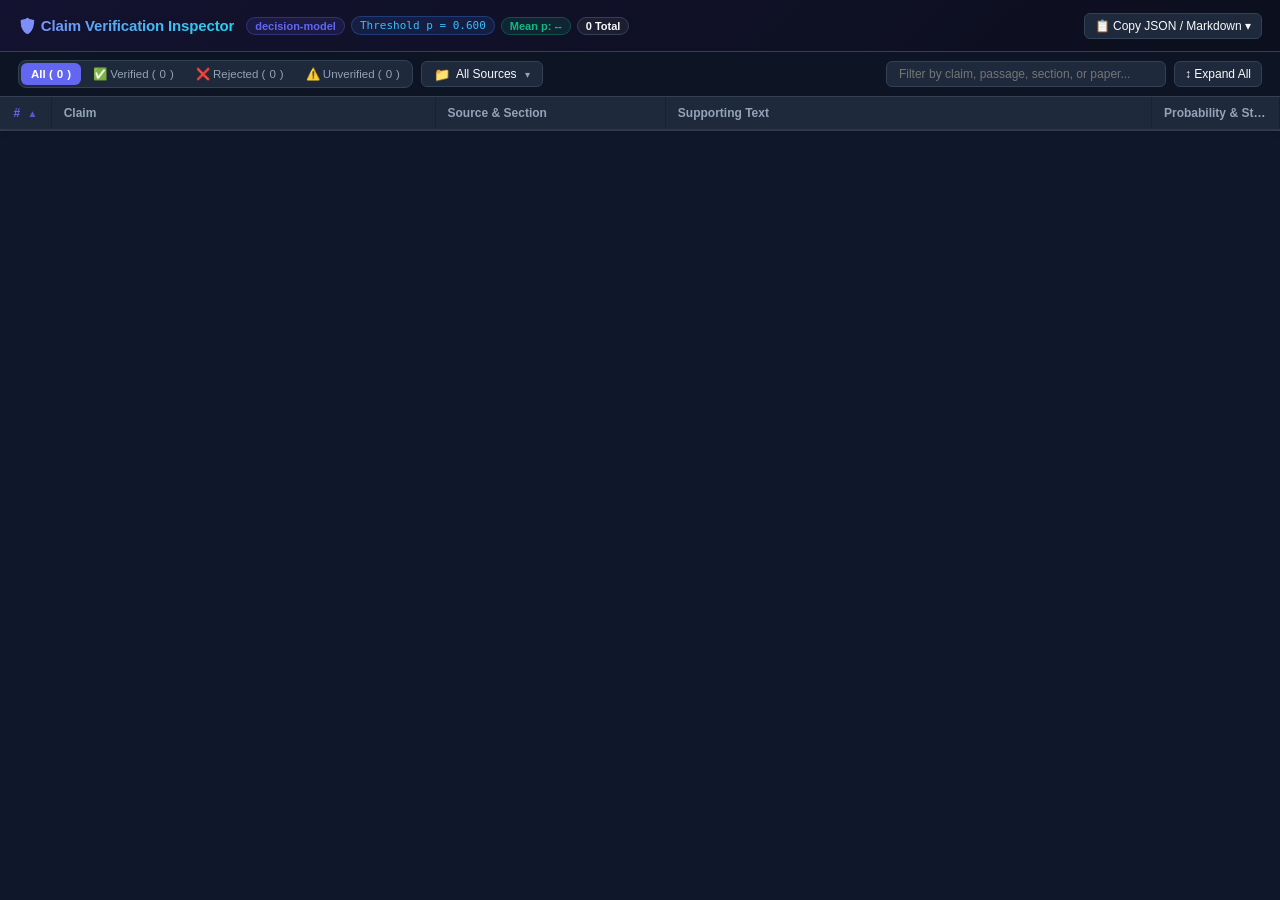
<file: zotero-plugin/addon/claims.html>
<!DOCTYPE html>
<html lang="en">
<head>
  <meta charset="UTF-8"/>
  <meta name="viewport" content="width=device-width, initial-scale=1.0"/>
  <title>Zocrates — Claim Verification Inspector</title>
  <link rel="stylesheet" href="chrome://zocrates/content/sidebar.css" type="text/css"/>
  <link rel="stylesheet" href="chrome://zocrates/content/lib/katex.min.css" type="text/css"/>
  <style>
    * {
      box-sizing: border-box;
    }

    :root {
      --bg-dark: #0f172a;
      --bg-card: #1e293b;
      --bg-card-hover: #334155;
      --border: #334155;
      --text-main: #f8fafc;
      --text-muted: #94a3b8;
      --primary: #6366f1;
      --primary-hover: #4f46e5;
      --accent-primary: #3b82f6;
      --success: #10b981;
      --warning: #f59e0b;
      --danger: #ef4444;
      --header-bg: linear-gradient(135deg, #131230 0%, #0c0f1d 100%);
      --header-text-gradient: linear-gradient(to right, #818cf8, #22d3ee);
    }

    body[data-theme="zotero-light"],
    body[data-theme="light"] {
      --bg-dark: #f8fafc;
      --bg-card: #ffffff;
      --bg-card-hover: #f1f5f9;
      --border: #cbd5e1;
      --text-main: #0f172a;
      --text-muted: #64748b;
      --header-bg: #ffffff;
      --header-text-gradient: linear-gradient(to right, #3b82f6, #06b6d4);
    }

    body[data-theme="amoled"] {
      --bg-dark: #000000;
      --bg-card: #0d0d0d;
      --bg-card-hover: #1e1e1e;
      --border: #27272a;
      --text-main: #ffffff;
      --text-muted: #a1a1aa;
      --header-bg: #000000;
    }

    html, body {
      margin: 0;
      padding: 0;
      background-color: var(--bg-dark);
      color: var(--text-main);
      font-family: -apple-system, BlinkMacSystemFont, "Segoe UI", Roboto, Helvetica, Arial, sans-serif;
      overflow: hidden;
      height: 100vh;
      width: 100vw;
      font-size: 13px;
    }

    #claims-root {
      display: flex;
      flex-direction: column;
      height: 100vh;
      width: 100vw;
      overflow: hidden;
    }

    /* ---- Header ---- */
    header {
      padding: 10px 18px;
      background: var(--header-bg);
      border-bottom: 1px solid var(--border);
      display: flex;
      align-items: center;
      justify-content: space-between;
      flex-shrink: 0;
      min-height: 52px;
      gap: 12px;
    }

    .header-left {
      display: flex;
      align-items: center;
      gap: 12px;
      flex-wrap: wrap;
    }

    .header-title {
      margin: 0;
      font-size: 15px;
      font-weight: 700;
      background: var(--header-text-gradient);
      -webkit-background-clip: text;
      -webkit-text-fill-color: transparent;
      display: flex;
      align-items: center;
      gap: 6px;
      letter-spacing: -0.01em;
    }

    .header-stats {
      display: flex;
      align-items: center;
      gap: 6px;
      flex-wrap: wrap;
    }

    .stat-badge {
      background: rgba(125, 125, 125, 0.12);
      border: 1px solid var(--border);
      padding: 2px 8px;
      border-radius: 12px;
      font-size: 11px;
      color: var(--text-muted);
      display: inline-flex;
      align-items: center;
      gap: 4px;
      white-space: nowrap;
    }

    .stat-badge.model {
      background: rgba(99, 102, 241, 0.12);
      border-color: rgba(99, 102, 241, 0.3);
      color: var(--primary, #818cf8);
      font-weight: 600;
    }

    .stat-badge.thresh {
      background: rgba(59, 130, 246, 0.12);
      border-color: rgba(59, 130, 246, 0.3);
      color: #38bdf8;
      font-family: monospace;
      font-size: 11px;
    }

    .stat-badge.mean {
      background: rgba(16, 185, 129, 0.12);
      border-color: rgba(16, 185, 129, 0.3);
      color: var(--success, #10b981);
      font-weight: 600;
    }

    .stat-badge.count-total {
      font-weight: 600;
      color: var(--text-main);
    }

    .stat-badge.attr-cost {
      background: rgba(168, 85, 247, 0.12);
      color: #c084fc;
      border: 1px solid rgba(168, 85, 247, 0.3);
      font-weight: 600;
    }

    body[data-theme="zotero-light"] .stat-badge.attr-cost,
    body[data-theme="light"] .stat-badge.attr-cost {
      background: rgba(147, 51, 234, 0.1);
      color: #7e22ce;
      border: 1px solid rgba(147, 51, 234, 0.3);
    }

    .header-actions {
      display: flex;
      align-items: center;
      gap: 8px;
      position: relative;
    }

    .btn-action {
      background: var(--bg-card);
      border: 1px solid var(--border);
      color: var(--text-main);
      padding: 5px 10px;
      border-radius: 6px;
      font-size: 12px;
      font-weight: 500;
      cursor: pointer;
      display: inline-flex;
      align-items: center;
      gap: 4px;
      transition: all 0.15s ease;
      user-select: none;
    }

    .btn-action:hover {
      background: var(--bg-card-hover);
      border-color: var(--text-muted);
    }

    /* Copy menu dropdown */
    .copy-menu-dropdown {
      position: absolute;
      top: calc(100% + 4px);
      right: 0;
      background: var(--bg-card);
      border: 1px solid var(--border);
      border-radius: 8px;
      box-shadow: 0 8px 24px rgba(0, 0, 0, 0.35);
      padding: 4px;
      display: none;
      flex-direction: column;
      z-index: 100;
      min-width: 180px;
    }

    .copy-menu-dropdown.show {
      display: flex;
    }

    .copy-menu-item {
      padding: 6px 12px;
      border: none;
      background: transparent;
      color: var(--text-main);
      text-align: left;
      font-size: 12px;
      border-radius: 4px;
      cursor: pointer;
      display: flex;
      align-items: center;
      gap: 6px;
      transition: background 0.12s;
    }

    .copy-menu-item:hover {
      background: var(--bg-card-hover);
      color: var(--accent-primary, #38bdf8);
    }

    /* ---- Toolbar ---- */
    .claims-toolbar {
      padding: 8px 18px;
      background: rgba(0, 0, 0, 0.15);
      border-bottom: 1px solid var(--border);
      display: flex;
      align-items: center;
      justify-content: space-between;
      gap: 12px;
      flex-wrap: wrap;
      flex-shrink: 0;
    }

    .toolbar-left {
      display: flex;
      align-items: center;
      gap: 8px;
      flex-wrap: wrap;
    }

    .filter-tabs {
      display: inline-flex;
      background: var(--bg-card);
      border: 1px solid var(--border);
      border-radius: 8px;
      padding: 2px;
      gap: 2px;
    }

    .filter-tab {
      background: transparent;
      border: none;
      color: var(--text-muted);
      padding: 4px 10px;
      border-radius: 6px;
      font-size: 11.5px;
      font-weight: 500;
      cursor: pointer;
      transition: all 0.12s ease;
      display: inline-flex;
      align-items: center;
      gap: 4px;
      white-space: nowrap;
    }

    .filter-tab:hover {
      color: var(--text-main);
      background: rgba(255, 255, 255, 0.05);
    }

    .filter-tab.active {
      background: var(--primary, #6366f1);
      color: #ffffff;
      font-weight: 600;
    }

    .custom-dropdown-wrap {
      position: relative;
      display: inline-block;
    }

    .custom-dropdown-btn {
      background-color: var(--bg-card);
      border: 1px solid var(--border);
      color: var(--text-main);
      padding: 5px 12px;
      border-radius: 6px;
      font-size: 12px;
      font-weight: 500;
      cursor: pointer;
      display: inline-flex;
      align-items: center;
      gap: 6px;
      user-select: none;
      transition: all 0.15s ease;
      max-width: 320px;
    }

    .custom-dropdown-btn:hover {
      background-color: var(--bg-card-hover);
      border-color: var(--text-muted);
    }

    .custom-dropdown-btn:focus {
      border-color: var(--primary, #6366f1);
    }

    .dropdown-icon {
      font-size: 13px;
      line-height: 1;
    }

    .dropdown-label {
      overflow: hidden;
      text-overflow: ellipsis;
      white-space: nowrap;
      color: var(--text-main);
    }

    .dropdown-arrow {
      font-size: 10px;
      color: var(--text-muted);
      margin-left: 2px;
    }

    .custom-dropdown-menu {
      position: absolute;
      top: calc(100% + 4px);
      left: 0;
      background: var(--bg-card);
      border: 1px solid var(--border);
      border-radius: 8px;
      box-shadow: 0 8px 24px rgba(0, 0, 0, 0.45);
      padding: 6px;
      display: none;
      flex-direction: column;
      z-index: 100;
      min-width: 320px;
      max-width: 480px;
      max-height: 380px;
      overflow-y: auto;
    }

    .custom-dropdown-menu.show {
      display: flex;
    }

    .source-option-item {
      display: flex;
      align-items: flex-start;
      gap: 8px;
      padding: 8px 10px;
      border-radius: 6px;
      border: none;
      background: transparent;
      color: var(--text-main);
      cursor: pointer;
      text-align: left;
      transition: background 0.12s ease;
      width: 100%;
    }

    .source-option-item:hover {
      background: var(--bg-card-hover);
    }

    .source-option-item.selected {
      background: rgba(99, 102, 241, 0.15);
    }

    .source-option-check {
      font-size: 12px;
      color: var(--primary, #818cf8);
      width: 14px;
      flex-shrink: 0;
      margin-top: 1px;
    }

    .source-option-content {
      display: flex;
      flex-direction: column;
      gap: 2px;
      flex: 1;
      min-width: 0;
    }

    .source-option-header {
      display: flex;
      align-items: center;
      justify-content: space-between;
      gap: 8px;
    }

    .source-option-title {
      font-weight: 600;
      font-size: 12px;
      color: var(--text-main);
    }

    .source-option-badge {
      font-size: 10.5px;
      color: var(--text-muted);
      background: rgba(125, 125, 125, 0.15);
      padding: 1px 6px;
      border-radius: 10px;
      white-space: nowrap;
    }

    .source-option-subtitle {
      font-size: 11px;
      color: var(--text-muted);
      line-height: 1.35;
      word-break: break-word;
    }

    .claims-select {
      background-color: var(--bg-card);
      border: 1px solid var(--border);
      color: var(--text-main);
      padding: 5px 10px;
      border-radius: 6px;
      font-size: 12px;
      max-width: 260px;
      cursor: pointer;
      outline: none;
      text-overflow: ellipsis;
    }

    .claims-select option {
      background-color: var(--bg-card);
      color: var(--text-main);
    }

    .claims-select:focus {
      border-color: var(--primary, #6366f1);
    }

    .toolbar-right {
      display: flex;
      align-items: center;
      gap: 8px;
      flex-wrap: wrap;
      flex: 1;
      justify-content: flex-end;
      min-width: 260px;
    }

    .claims-search {
      background: var(--bg-card);
      border: 1px solid var(--border);
      color: var(--text-main);
      padding: 5px 12px;
      border-radius: 6px;
      font-size: 12px;
      outline: none;
      width: 280px;
      max-width: 100%;
      transition: border-color 0.15s;
    }

    .claims-search:focus {
      border-color: var(--accent-primary, #38bdf8);
    }

    /* ---- Table Container ---- */
    #claims-table-container {
      flex: 1;
      overflow: auto;
      background: var(--bg-dark);
      position: relative;
    }

    table.claims-table {
      width: 100%;
      border-collapse: collapse;
      text-align: left;
      font-size: 12px;
      /* 740px floor keeps the percentage columns near the JS drag-clamp
         minimums (MIN_COL_WIDTHS) and prevents cramped unreadable columns on
         very narrow dialogs. */
      min-width: 740px;
      /* Fixed layout so dragged / declared widths are honored exactly and the
         table can never exceed the container (auto layout re-resolves
         over-constrained percentage widths and squeezes / hides columns). */
      table-layout: fixed;
    }

    table.claims-table thead {
      position: sticky;
      top: 0;
      background: var(--bg-card);
      z-index: 10;
      border-bottom: 2px solid var(--border);
      box-shadow: 0 2px 6px rgba(0, 0, 0, 0.15);
    }

    table.claims-table th {
      position: relative;
      overflow: hidden;
      text-overflow: ellipsis;
      padding: 9px 12px;
      font-weight: 600;
      color: var(--text-muted);
      border-right: 1px solid rgba(125, 125, 125, 0.1);
      user-select: none;
      white-space: nowrap;
    }

    table.claims-table th.sortable {
      cursor: pointer;
      transition: color 0.15s, background 0.15s;
    }

    table.claims-table th.sortable:hover {
      color: var(--text-main);
      background: var(--bg-card-hover);
    }

    table.claims-table th.sorted {
      color: var(--primary, #818cf8);
    }

    table.claims-table th .sort-icon {
      margin-left: 4px;
      font-size: 10px;
      opacity: 0.8;
    }

    .col-resizer {
      position: absolute;
      top: 0;
      right: 0;
      width: 7px;
      height: 100%;
      cursor: col-resize;
      user-select: none;
      z-index: 20;
    }

    .col-resizer:hover,
    .col-resizer.is-resizing {
      background: var(--primary, #818cf8);
      opacity: 0.8;
    }

    .col-resize-guide {
      position: absolute;
      top: 0;
      width: 2px;
      background: var(--primary, #818cf8);
      z-index: 30;
      pointer-events: none;
      display: none;
    }

    body.is-resizing-cols,
    body.is-resizing-cols * {
      cursor: col-resize !important;
      user-select: none !important;
    }

    table.claims-table td {
      padding: 10px 12px;
      border-bottom: 1px solid var(--border);
      border-right: 1px solid rgba(125, 125, 125, 0.08);
      vertical-align: top;
      color: var(--text-main);
    }

    table.claims-table tbody tr {
      transition: background 0.1s ease;
    }

    table.claims-table tbody tr:hover {
      background: rgba(255, 255, 255, 0.03);
    }

    table.claims-table tbody tr.row-rejected {
      background: rgba(239, 68, 68, 0.03);
    }

    table.claims-table tbody tr.row-rejected:hover {
      background: rgba(239, 68, 68, 0.07);
    }

    @keyframes claimRowPulse {
      0% {
        background-color: rgba(99, 102, 241, 0.35);
        box-shadow: inset 0 0 0 2px var(--primary, #6366f1);
      }
      35% {
        background-color: rgba(99, 102, 241, 0.18);
        box-shadow: inset 0 0 0 2px rgba(99, 102, 241, 0.6);
      }
      70% {
        background-color: rgba(99, 102, 241, 0.10);
        box-shadow: inset 0 0 0 1px rgba(99, 102, 241, 0.4);
      }
      100% {
        background-color: transparent;
        box-shadow: inset 0 0 0 0 transparent;
      }
    }

    table.claims-table tbody tr.highlight-pulse {
      animation: claimRowPulse 2.6s ease-out forwards;
    }

    /* Column Specific Styles */
    /* All five columns use plain percentages of the table width summing to
       exactly 100%: # 4% | Claim 30% | Source & Section 18% | Supporting Text
       38% | Probability & Status 10%. calc() expressions mixing % and px are
       treated as "auto" on table cells by Gecko (Bugzilla 957915), which under
       fixed layout renders every such column with an EQUAL share — so plain
       percentages are the only reliable scheme. */
    /* 1. # Column */
    .col-idx {
      width: 4%;
      min-width: 50px;
      text-align: center;
    }

    .index-cell {
      display: flex;
      align-items: center;
      justify-content: center;
    }

    .row-num {
      font-weight: 700;
      color: var(--text-main);
      font-size: 12.5px;
    }

    /* 2. Claim Column */
    .col-claim {
      width: 30%;
      min-width: 140px;
    }

    .claim-cell {
      position: relative;
      display: flex;
      align-items: flex-start;
      justify-content: space-between;
      gap: 8px;
    }

    .claim-text {
      line-height: 1.45;
      color: var(--text-main);
      font-weight: 500;
      word-break: break-word;
    }

    .claim-copy-btn {
      background: transparent;
      border: none;
      color: var(--text-muted);
      cursor: pointer;
      padding: 2px 4px;
      border-radius: 4px;
      font-size: 11px;
      opacity: 0.5;
      transition: opacity 0.15s, color 0.15s, background 0.15s;
      flex-shrink: 0;
    }

    .claim-cell:hover .claim-copy-btn {
      opacity: 1;
    }

    .claim-copy-btn:hover {
      background: var(--bg-card-hover);
      color: var(--text-main);
    }

    /* 3. Source & Section Column */
    .col-source {
      width: 18%;
      min-width: 130px;
    }

    .source-cell {
      display: flex;
      flex-direction: column;
      gap: 6px;
    }

    .source-author-year {
      font-weight: 600;
      color: var(--text-main);
      line-height: 1.3;
      word-break: break-word;
    }

    .section-badge {
      display: inline-block;
      font-size: 11px;
      color: var(--accent-primary, #38bdf8);
      background: rgba(56, 189, 248, 0.1);
      border: 1px solid rgba(56, 189, 248, 0.25);
      padding: 1px 6px;
      border-radius: 4px;
      word-break: break-word;
      line-height: 1.3;
      max-width: 100%;
    }

    .source-actions {
      display: flex;
      align-items: center;
      gap: 5px;
      margin-top: 2px;
      flex-wrap: wrap;
    }

    .source-action-btn {
      background: var(--bg-card);
      border: 1px solid var(--border);
      color: var(--text-muted);
      padding: 2px 6px;
      border-radius: 4px;
      font-size: 10.5px;
      font-weight: 500;
      cursor: pointer;
      display: inline-flex;
      align-items: center;
      gap: 3px;
      transition: all 0.12s ease;
      line-height: 1.3;
    }

    .source-action-btn:hover {
      background: var(--bg-card-hover);
      color: var(--text-main);
      border-color: var(--text-muted);
    }

    /* 4. Supporting Text Column */
    .col-passage {
      width: 38%;
      min-width: 160px;
    }

    .passage-box {
      font-size: 11.5px;
      line-height: 1.5;
      color: var(--text-muted);
      background: rgba(0, 0, 0, 0.12);
      border: 1px solid rgba(125, 125, 125, 0.12);
      border-left: 3px solid var(--accent-primary, #38bdf8);
      border-radius: 6px;
      padding: 6px 10px;
      word-break: break-word;
      position: relative;
    }

    .passage-box p {
      margin: 4px 0;
    }

    .passage-box p:first-child {
      margin-top: 0;
    }

    .passage-box p:last-child {
      margin-bottom: 0;
    }

    .passage-box.clamped {
      display: -webkit-box;
      -webkit-line-clamp: 3;
      -webkit-box-orient: vertical;
      overflow: hidden;
      cursor: pointer;
    }

    .passage-box.expanded {
      display: block;
      cursor: pointer;
      color: var(--text-main);
      background: rgba(0, 0, 0, 0.2);
    }

    .passage-hint {
      font-size: 10px;
      font-style: normal;
      color: var(--accent-primary, #38bdf8);
      margin-top: 4px;
      display: block;
      opacity: 0.85;
      user-select: none;
    }

    /* Sentence-Level Attribution in Passage Column */
    .passage-actions-bar {
      display: flex;
      align-items: center;
      justify-content: space-between;
      gap: 6px;
      margin-top: 6px;
      flex-wrap: wrap;
    }

    .sentence-attr-btn,
    .btn-sentence-attr {
      background: rgba(99, 102, 241, 0.12);
      border: 1px solid rgba(99, 102, 241, 0.35);
      color: #818cf8;
      padding: 3px 8px;
      border-radius: 4px;
      font-size: 11px;
      font-weight: 500;
      cursor: pointer;
      display: inline-flex;
      align-items: center;
      gap: 4px;
      transition: all 0.15s ease;
      user-select: none;
    }

    .sentence-attr-btn:hover:not(:disabled),
    .btn-sentence-attr:hover:not(:disabled) {
      background: rgba(99, 102, 241, 0.22);
      border-color: rgba(99, 102, 241, 0.6);
      color: #a5b4fc;
    }

    .sentence-attr-btn:disabled,
    .btn-sentence-attr:disabled {
      opacity: 0.6;
      cursor: not-allowed;
    }

    .sentence-attr-btn.active,
    .btn-sentence-attr.active {
      background: rgba(16, 185, 129, 0.18);
      border-color: rgba(16, 185, 129, 0.45);
      color: #34d399;
    }

    .btn-passage-toggle {
      background: transparent;
      border: 1px solid var(--border, rgba(125, 125, 125, 0.2));
      color: var(--text-muted, #94a3b8);
      padding: 3px 7px;
      border-radius: 4px;
      font-size: 10.5px;
      cursor: pointer;
      transition: all 0.15s ease;
      user-select: none;
    }

    .btn-passage-toggle:hover {
      background: var(--bg-card-hover, rgba(255, 255, 255, 0.05));
      color: var(--text-main, #f8fafc);
    }

    .sentence-attr-highlight {
      background-color: rgba(16, 185, 129, 0.22);
      border-bottom: 2px solid #10b981;
      border-radius: 2px;
      padding: 1px 3px;
      color: inherit;
    }

    tr.sentence-attr-highlight {
      background-color: rgba(16, 185, 129, 0.2) !important;
      border-left: 3px solid #10b981;
    }

    tr.sentence-attr-highlight td {
      background-color: rgba(16, 185, 129, 0.15) !important;
    }

    body[data-theme="zotero-light"] .sentence-attr-highlight,
    body[data-theme="light"] .sentence-attr-highlight {
      background-color: rgba(16, 185, 129, 0.18);
      border-bottom: 2px solid #059669;
    }

    body[data-theme="zotero-light"] tr.sentence-attr-highlight,
    body[data-theme="light"] tr.sentence-attr-highlight {
      background-color: rgba(16, 185, 129, 0.12) !important;
      border-left: 3px solid #059669;
    }

    body[data-theme="zotero-light"] tr.sentence-attr-highlight td,
    body[data-theme="light"] tr.sentence-attr-highlight td {
      background-color: rgba(16, 185, 129, 0.1) !important;
    }

    .sentence-attr-note-wrap {
      display: none;
    }

    .sentence-attr-note {
      margin-top: 6px;
      padding: 5px 8px;
      border-radius: 5px;
      font-size: 11px;
      line-height: 1.35;
      background: rgba(0, 0, 0, 0.18);
      border-left: 3px solid var(--accent-primary, #38bdf8);
    }

    .sentence-attr-note.full {
      border-left-color: #10b981;
      background: rgba(16, 185, 129, 0.1);
      color: #34d399;
    }

    .sentence-attr-note.partial {
      border-left-color: #f59e0b;
      background: rgba(245, 158, 11, 0.1);
      color: #fbbf24;
    }

    .sentence-attr-note.none {
      border-left-color: #ef4444;
      background: rgba(239, 68, 68, 0.1);
      color: #f87171;
    }

    .sentence-attr-note.error {
      border-left-color: #f59e0b;
      background: rgba(245, 158, 11, 0.12);
      color: #fbbf24;
    }

    body[data-theme="zotero-light"] .sentence-attr-note.full,
    body[data-theme="light"] .sentence-attr-note.full {
      color: #047857;
    }

    body[data-theme="zotero-light"] .sentence-attr-note.partial,
    body[data-theme="light"] .sentence-attr-note.partial {
      color: #b45309;
    }

    body[data-theme="zotero-light"] .sentence-attr-note.none,
    body[data-theme="light"] .sentence-attr-note.none {
      color: #b91c1c;
    }

    body[data-theme="zotero-light"] .sentence-attr-note.error,
    body[data-theme="light"] .sentence-attr-note.error {
      color: #b45309;
    }

    .sentence-attr-missing {
      margin-top: 3px;
      font-size: 10.5px;
      opacity: 0.9;
      font-style: italic;
      word-break: break-word;
    }

    /* 5. Probability & Status Column */
    .col-prob {
      width: 10%;
      min-width: 120px;
    }

    .prob-status-cell {
      display: flex;
      flex-direction: column;
      gap: 5px;
      align-items: flex-start;
    }

    .prob-val-row {
      display: flex;
      align-items: baseline;
      gap: 4px;
    }

    .prob-number {
      font-family: monospace;
      font-size: 13px;
      font-weight: 700;
    }

    .prob-number.high {
      color: #34d399;
    }

    .prob-number.low {
      color: #f87171;
    }

    .prob-number.na {
      color: #fbbf24;
    }

    .status-badge {
      display: inline-flex;
      align-items: center;
      gap: 3px;
      padding: 2px 7px;
      border-radius: 10px;
      font-size: 10.5px;
      font-weight: 600;
      white-space: nowrap;
    }

    .status-badge.status-verified {
      background: rgba(16, 185, 129, 0.15);
      border: 1px solid rgba(16, 185, 129, 0.35);
      color: #34d399;
    }

    .status-badge.status-rejected {
      background: rgba(239, 68, 68, 0.15);
      border: 1px solid rgba(239, 68, 68, 0.35);
      color: #f87171;
    }

    .status-badge.status-unverified {
      background: rgba(245, 158, 11, 0.15);
      border: 1px solid rgba(245, 158, 11, 0.35);
      color: #fbbf24;
    }

    .thresh-note {
      font-size: 10px;
      color: var(--text-muted);
      opacity: 0.75;
      font-family: monospace;
    }

    /* Empty state */
    .empty-state {
      padding: 60px 20px;
      text-align: center;
      color: var(--text-muted);
      font-size: 14px;
    }

    .toast-notification {
      position: fixed;
      bottom: 20px;
      right: 20px;
      background: var(--bg-card);
      border: 1px solid var(--accent-primary, #38bdf8);
      color: var(--text-main);
      padding: 8px 14px;
      border-radius: 6px;
      font-size: 12px;
      box-shadow: 0 4px 14px rgba(0, 0, 0, 0.4);
      z-index: 9999;
      opacity: 0;
      transform: translateY(8px);
      transition: all 0.2s ease;
      pointer-events: none;
    }

    .toast-notification.show {
      opacity: 1;
      transform: translateY(0);
    }

    /* Custom Scrollbar */
    #claims-table-container::-webkit-scrollbar {
      width: 8px;
      height: 8px;
    }
    #claims-table-container::-webkit-scrollbar-track {
      background: rgba(0, 0, 0, 0.1);
    }
    #claims-table-container::-webkit-scrollbar-thumb {
      background: var(--border);
      border-radius: 4px;
    }
    #claims-table-container::-webkit-scrollbar-thumb:hover {
      opacity: 0.8;
    }
  </style>
</head>
<body>
  <div id="claims-root">
    <!-- Header -->
    <header>
      <div class="header-left">
        <h1 class="header-title">🛡️ Claim Verification Inspector</h1>
        <div class="header-stats">
          <span class="stat-badge model" id="claims-model-badge">decision-model</span>
          <span class="stat-badge thresh" id="claims-thresh-badge">Threshold p = 0.600</span>
          <span class="stat-badge mean" id="claims-mean-badge">Mean p: --</span>
          <span class="stat-badge count-total" id="badge-total">0 Total</span>
          <span class="stat-badge attr-cost" id="badge-attr-cost" style="display:none;" title="Sentence Attribution Cost & Tokens">🔍 Attribution: 0 tokens</span>
        </div>
      </div>
      <div class="header-actions">
        <button id="btn-copy-dropdown-toggle" class="btn-action" title="Copy verification table as Markdown or JSON">
          📋 Copy JSON / Markdown ▾
        </button>
        <div id="copy-menu" class="copy-menu-dropdown">
          <button id="btn-copy-markdown" class="copy-menu-item">📝 Copy Markdown Table</button>
          <button id="btn-copy-json" class="copy-menu-item">📦 Copy Raw JSON Data</button>
        </div>
      </div>
    </header>

    <!-- Toolbar -->
    <div class="claims-toolbar">
      <div class="toolbar-left">
        <div class="filter-tabs">
          <button class="filter-tab active" data-filter="all" id="tab-all">All (<span class="tab-count">0</span>)</button>
          <button class="filter-tab" data-filter="KEPT" id="tab-verified">✅ Verified (<span class="tab-count">0</span>)</button>
          <button class="filter-tab" data-filter="DEMOTED" id="tab-rejected">❌ Rejected (<span class="tab-count">0</span>)</button>
          <button class="filter-tab" data-filter="FAIL_OPEN" id="tab-fail-open">⚠️ Unverified (<span class="tab-count">0</span>)</button>
        </div>

        <div class="custom-dropdown-wrap" id="claims-source-dropdown-wrap">
          <button id="claims-source-btn" class="custom-dropdown-btn" type="button" aria-haspopup="true" aria-expanded="false" title="Filter claims by source paper">
            <span class="dropdown-icon">📁</span>
            <span id="claims-source-btn-label" class="dropdown-label">All Sources</span>
            <span class="dropdown-arrow">▾</span>
          </button>
          <div id="claims-source-menu" class="custom-dropdown-menu"></div>
          <select id="claims-paper-filter" class="claims-select" style="display: none;">
            <option value="">All Sources (0)</option>
          </select>
        </div>
      </div>

      <div class="toolbar-right">
        <input type="text" id="claims-search-input" class="claims-search" placeholder="Filter by claim, passage, section, or paper..." autocomplete="off"/>
        <button id="btn-toggle-all-passages" class="btn-action" title="Expand or collapse all evaluated passages">↕ Expand All</button>
      </div>
    </div>

    <!-- Table Container -->
    <div id="claims-table-container">
      <table class="claims-table">
        <thead>
          <tr>
            <th class="col-idx sortable sorted" data-sort="index"># <span class="sort-icon">▲</span></th>
            <th class="col-claim sortable" data-sort="claim">Claim <span class="sort-icon"></span></th>
            <th class="col-source sortable" data-sort="source">Source &amp; Section <span class="sort-icon"></span></th>
            <th class="col-passage">Supporting Text</th>
            <th class="col-prob sortable" data-sort="prob">Probability &amp; Status <span class="sort-icon"></span></th>
          </tr>
        </thead>
        <tbody id="claims-tbody">
          <!-- Populated dynamically -->
        </tbody>
      </table>
      <div id="claims-empty-state" class="empty-state" style="display: none;">
        No claims matching active filter criteria.
      </div>
    </div>
  </div>

  <div id="toast" class="toast-notification">Copied to clipboard!</div>

  <script src="chrome://zocrates/content/lib/marked.min.js"></script>
  <script src="chrome://zocrates/content/lib/katex.min.js"></script>
  <script src="chrome://zocrates/content/claims.js"></script>
</body>
</html>
</file>
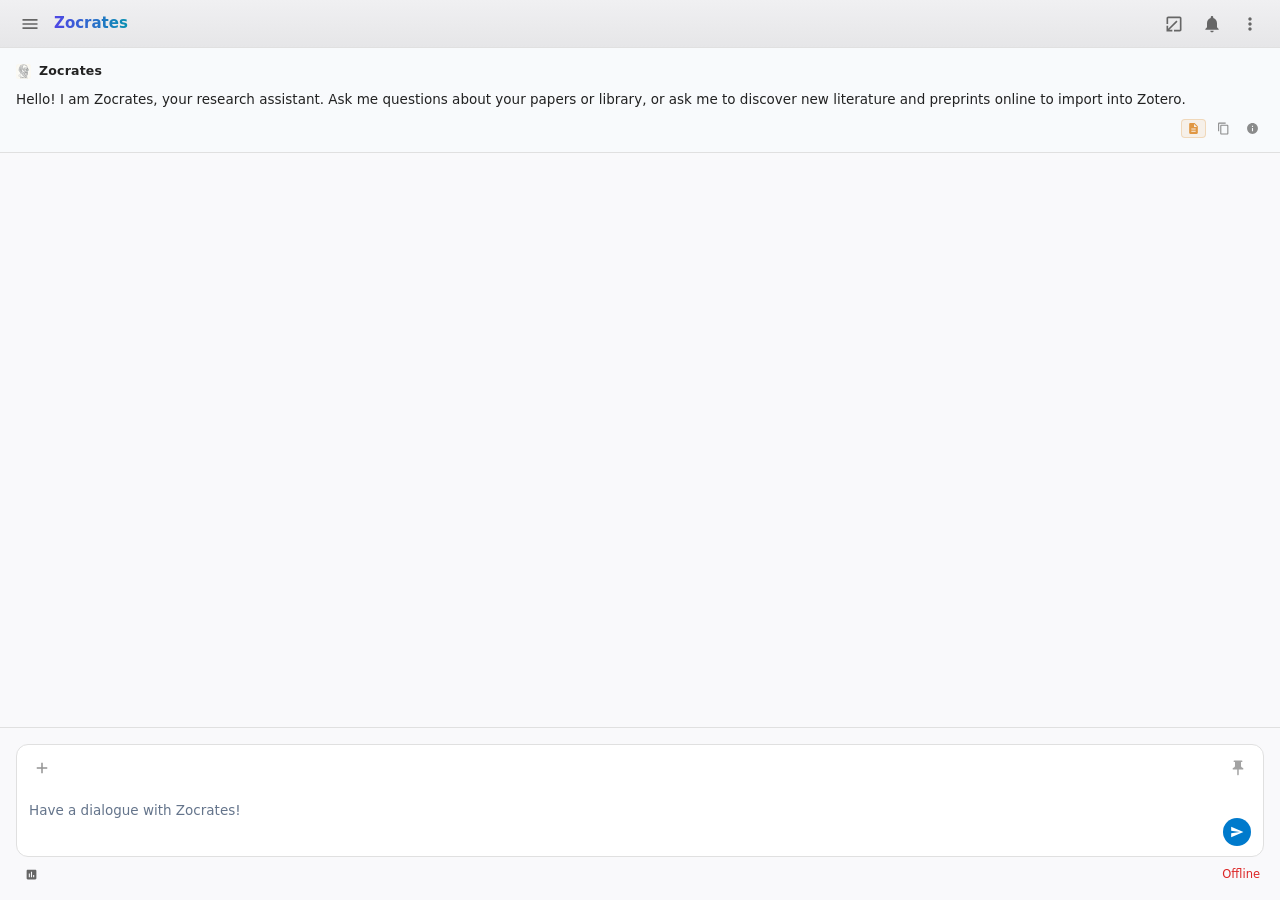
<file: zotero-plugin/addon/sidebar.html>
<!DOCTYPE html>
<html lang="en">
<head>
  <meta charset="UTF-8" />
  <title>Zocrates</title>
  <link rel="stylesheet" href="chrome://global/skin/popup.css" type="text/css" />
  <link rel="stylesheet" href="chrome://global/skin/menu.css" type="text/css" />
  <link rel="stylesheet" href="sidebar.css" type="text/css" />
  <link rel="stylesheet" href="lib/katex.min.css" type="text/css" />
</head>
<body>
  <!-- Sessions Drawer Panel -->
  <div id="sessions-drawer" class="sessions-drawer hidden">
    <div class="drawer-header">
      <h2>Sessions</h2>
      <button id="close-drawer-btn" title="Close Menu">✕</button>
    </div>
    <div class="drawer-content">
      <button id="new-chat-btn" class="new-chat-btn">
        <svg xmlns="http://www.w3.org/2000/svg" viewBox="0 0 24 24"><path d="M19 13h-6v6h-2v-6H5v-2h6V5h2v6h6v2z"/></svg>
       New Session
      </button>
      <div class="sessions-search-container">
        <input type="text" id="sessions-search-input" placeholder="search sessions..." autocomplete="off" />
      </div>
      <div id="sessions-list" class="sessions-list">
        <!-- Loaded dynamically in JS -->
      </div>
    </div>
  </div>

  <!-- Notifications Drawer Panel (Slides in from Right) -->
  <div id="notifications-drawer" class="notifications-drawer hidden">
    <div class="drawer-header">
      <h2>Notifications</h2>
      <button id="close-notifications-btn" title="Close Menu">✕</button>
    </div>
    <div class="drawer-content" style="display: flex; flex-direction: column; justify-content: space-between; height: calc(100% - 60px);">
      <!-- Pinned Active Batch Task Container -->
      <div id="batch-progress-container" class="batch-progress-container hidden"></div>

      <div id="notifications-list" class="notifications-list" style="flex-grow: 1; overflow-y: auto; display: flex; flex-direction: column; gap: 10px;">
        <!-- Dynamic notifications loaded here -->
      </div>
      <button id="clear-notifications-btn" class="new-chat-btn" style="background-color: rgba(239, 68, 68, 0.2); border: 1px solid rgba(239, 68, 68, 0.4); color: #ef4444; margin-top: 16px;">
        Clear All
      </button>
    </div>
  </div>

  <div id="drawer-overlay" class="drawer-overlay hidden"></div>

  <header>
    <div class="brand" style="display: flex; align-items: center;">
      <button id="menu-toggle-btn" class="header-icon-btn" title="Chat Sessions">
        <svg xmlns="http://www.w3.org/2000/svg" viewBox="0 0 24 24"><path d="M3 18h18v-2H3v2zm0-5h18v-2H3v2zm0-7v2h18V6H3z"/></svg>
      </button>
      <h1 style="margin-left: 8px;">Zocrates</h1>
    </div>
    <div class="header-actions-group" style="display: flex; align-items: center; gap: 6px;">
      <!-- Detach / Attach Window Toggle Button -->
      <button id="window-toggle-btn" class="header-icon-btn" title="Detach Sidebar">
        <!-- Detach Icon -->
        <svg id="detach-icon" xmlns="http://www.w3.org/2000/svg" viewBox="0 0 24 24"><path d="M19 19H5V5h7V3H5c-1.11 0-2 .9-2 2v14c0 1.1.89 2 2 2h14c1.1 0 2-.9 2-2v-7h-2v7zM14 3v2h3.59l-9.83 9.83 1.41 1.41L19 6.41V10h2V3h-7z"/></svg>
        <!-- Attach Icon -->
        <svg id="attach-icon" class="hidden" xmlns="http://www.w3.org/2000/svg" viewBox="0 0 24 24" style="transform: rotate(180deg);"><path d="M19 19H5V5h7V3H5c-1.11 0-2 .9-2 2v14c0 1.1.89 2 2 2h14c1.1 0 2-.9 2-2v-7h-2v7zM14 3v2h3.59l-9.83 9.83 1.41 1.41L19 6.41V10h2V3h-7z"/></svg>
      </button>

      <button id="notification-toggle-btn" class="header-icon-btn" title="Notifications" style="position: relative;">
        <svg xmlns="http://www.w3.org/2000/svg" viewBox="0 0 24 24"><path d="M12 22c1.1 0 2-.9 2-2h-4c0 1.1.89 2 2 2zm6-6v-5c0-3.07-1.64-5.64-4.5-6.32V4c0-.83-.67-1.5-1.5-1.5s-1.5.67-1.5 1.5v.68C7.63 5.36 6 7.92 6 11v5l-2 2v1h16v-1l-2-2z"/></svg>
        <span id="notification-badge" class="badge-dot hidden" style="position: absolute; top: 4px; right: 4px; width: 6px; height: 6px; background-color: #ef4444; border-radius: 50%; box-shadow: 0 0 6px #ef4444;"></span>
      </button>
      
      <div class="header-right-menu">
        <button id="more-actions-btn" class="header-icon-btn" title="More Options">
          <svg xmlns="http://www.w3.org/2000/svg" viewBox="0 0 24 24"><path d="M12 8c1.1 0 2-.9 2-2s-.9-2-2-2-2 .9-2 2 .9 2 2 2zm0 2c-1.1 0-2 .9-2 2s.9 2 2 2 2-.9 2-2-.9-2-2-2zm0 6c-1.1 0-2 .9-2 2s.9 2 2 2 2-.9 2-2-.9-2-2-2z"/></svg>
        </button>
        
        <!-- More Actions Dropdown Menu -->
        <div id="more-actions-dropdown" class="dropdown-menu hidden">
          <button id="settings-btn" class="dropdown-item" title="Zocrates Settings">
            <svg xmlns="http://www.w3.org/2000/svg" viewBox="0 0 24 24"><path d="M19.14 12.94c.04-.3.06-.61.06-.94 0-.32-.02-.64-.07-.94l2.03-1.58c.18-.14.23-.41.12-.61l-1.92-3.32c-.12-.22-.37-.29-.59-.22l-2.39.96c-.5-.38-1.03-.7-1.62-.94l-.36-2.54c-.04-.24-.24-.41-.48-.41h-3.84c-.24 0-.43.17-.47.41l-.36 2.54c-.59.24-1.13.57-1.62.94l-2.39-.96c-.22-.08-.47 0-.59.22L2.74 8.87c-.12.21-.08.47.12.61l2.03 1.58c-.05.3-.09.63-.09.94s.02.64.07.94l-2.03 1.58c-.18.14-.23.41-.12.61l1.92 3.32c.12.22.37.29.59.22l2.39-.96c.5.38 1.03.7 1.62.94l.36 2.54c.05.24.24.41.48.41h3.84c.24 0 .44-.17.47-.41l.36-2.54c.59-.24 1.13-.56 1.62-.94l2.39.96c.22.08.47 0 .59-.22l1.92-3.32c.12-.22.07-.47-.12-.61l-2.01-1.58zM12 15.6c-1.98 0-3.6-1.62-3.6-3.6s1.62-3.6 3.6-3.6 3.6 1.62 3.6 3.6-1.62 3.6-3.6 3.6z"/></svg>
            Zocrates Settings
          </button>

          <button id="network-graph-menu-btn" class="dropdown-item" title="Open Network Graph Visualizer">
            <svg xmlns="http://www.w3.org/2000/svg" viewBox="0 0 24 24"><path d="M19 15c-1.1 0-2.07.57-2.63 1.43L10.9 13.7c.07-.22.1-.46.1-.7 0-.24-.03-.48-.1-.7l5.47-2.73C16.93 10.43 17.9 11 19 11c1.66 0 3-1.34 3-3s-1.34-3-3-3-3 1.34-3 3c0 .24.03.48.1.7L7.63 11.43C7.07 10.57 6.1 10 5 10c-1.66 0-3 1.34-3 3s1.34 3 3 3c1.1 0 2.07-.57 2.63-1.43l5.47 2.73c-.07.22-.1.46-.1.7 0 1.66 1.34 3 3 3s3-1.34 3-3-1.34-3-3-3z"/></svg>
            Paper Network Graph
          </button>

          <button id="sync-btn" class="dropdown-item" title="Scan Zotero library and update the local search index with new or modified items">
            <svg xmlns="http://www.w3.org/2000/svg" viewBox="0 0 24 24"><path d="M19 8l-4 4h3c0 3.31-2.69 6-6 6-1.01 0-1.97-.25-2.8-.7l-1.46 1.46C8.97 19.54 10.43 20 12 20c4.42 0 8-3.58 8-8h3l-4-4zM6 12c0-3.31 2.69-6 6-6 1.01 0 1.97.25 2.8.7l1.46-1.46C15.03 4.46 13.57 4 12 4c-4.42 0-8 3.58-8 8H1l4 4 4-4H6z"/></svg>
            Update Library Index
          </button>

          <button id="library-conversion-status-menu-btn" class="dropdown-item">
            <svg xmlns="http://www.w3.org/2000/svg" viewBox="0 0 24 24"><path d="M19 3H5c-1.1 0-2 .9-2 2v14c0 1.1.9 2 2 2h14c1.1 0 2-.9 2-2V5c0-1.1-.9-2-2-2zm-5 14H7v-2h7v2zm3-4H7v-2h10v2zm0-4H7V7h10v2z"/></svg>
            Library Conversion Status
          </button>

          <div id="theme-menu-container" style="position: relative; width: 100%;">
            <button id="theme-menu-option" class="dropdown-item" style="display: flex; justify-content: space-between; align-items: center; width: 100%;">
              <span style="display: flex; align-items: center; gap: 10px;">
                <svg xmlns="http://www.w3.org/2000/svg" viewBox="0 0 24 24"><path d="M12 2A10 10 0 1 0 22 12 10 10 0 0 0 12 2zm0 1.5a8.5 8.5 0 0 1 6.01 14.51L5.49 5.99A8.44 8.44 0 0 1 12 3.5z"/></svg>
                Change Theme
              </span>
              <svg class="chevron-right" xmlns="http://www.w3.org/2000/svg" viewBox="0 0 24 24" style="width:14px; height:14px; fill:currentColor; opacity:0.8;"><path d="M8.59 16.59L13.17 12 8.59 7.41 10 6l6 6-6 6-1.41-1.41z"/></svg>
            </button>
            <div id="theme-options-dropdown" class="dropdown-menu hidden">
              <button class="dropdown-item theme-option-btn" data-theme="auto">Zotero (Auto)</button>
              <button class="dropdown-item theme-option-btn" data-theme="slate">Slate Dark</button>
              <button class="dropdown-item theme-option-btn" data-theme="amoled">Amoled Dark</button>
              <button class="dropdown-item theme-option-btn" data-theme="sepia">Sepia</button>
            </div>
          </div>

          <div id="font-size-menu-container" style="position: relative; width: 100%;">
            <button id="font-size-menu-option" class="dropdown-item" style="display: flex; justify-content: space-between; align-items: center; width: 100%;">
              <span style="display: flex; align-items: center; gap: 10px;">
                <svg xmlns="http://www.w3.org/2000/svg" viewBox="0 0 24 24" style="width:16px; height:16px; fill:currentColor;"><path d="M2.5 4v3h5v12h3V7h5V4h-13zm19 5h-9v3h3v7h3v-7h3V9z"/></svg>
                Text Size
              </span>
              <svg class="chevron-right" xmlns="http://www.w3.org/2000/svg" viewBox="0 0 24 24" style="width:14px; height:14px; fill:currentColor; opacity:0.8;"><path d="M8.59 16.59L13.17 12 8.59 7.41 10 6l6 6-6 6-1.41-1.41z"/></svg>
            </button>
            <div id="font-size-options-dropdown" class="dropdown-menu hidden">
              <button class="dropdown-item font-size-option-btn" data-font-size="small">Small (85%)</button>
              <button class="dropdown-item font-size-option-btn" data-font-size="default">Default (100%)</button>
              <button class="dropdown-item font-size-option-btn" data-font-size="large">Large (115%)</button>
              <button class="dropdown-item font-size-option-btn" data-font-size="xlarge">Extra Large (130%)</button>
            </div>
          </div>

          <div id="about-menu-container" style="position: relative; width: 100%;">
            <button id="about-menu-option" class="dropdown-item" style="display: flex; justify-content: space-between; align-items: center; width: 100%;">
              <span style="display: flex; align-items: center; gap: 10px;">
                <svg xmlns="http://www.w3.org/2000/svg" viewBox="0 0 24 24"><path d="M12 2C6.48 2 2 6.48 2 12s4.48 10 10 10 10-4.48 10-10S17.52 2 12 2zm1 15h-2v-6h2v6zm0-8h-2V7h2v2z"/></svg>
                About
              </span>
              <svg class="chevron-right" xmlns="http://www.w3.org/2000/svg" viewBox="0 0 24 24" style="width:14px; height:14px; fill:currentColor; opacity:0.8;"><path d="M8.59 16.59L13.17 12 8.59 7.41 10 6l6 6-6 6-1.41-1.41z"/></svg>
            </button>
            <div id="about-options-dropdown" class="dropdown-menu hidden">
              <button id="about-advanced-settings-btn" class="dropdown-item">Advanced Settings...</button>
              <button id="about-hardware-btn" class="dropdown-item">Detected Hardware</button>
              <button id="about-info-btn" class="dropdown-item">Zocrates Info</button>
              <button id="about-report-issue-btn" class="dropdown-item">Report Issue</button>
            </div>
          </div>

          <div class="dropdown-status-item" id="dropdown-status-item">
            <span id="status-dot" class="status-dot"></span>
            <span id="status-text">Local Backend: Checking...</span>
          </div>
        </div>
      </div>
    </div>
  </header>

  <main>
    <!-- Registration overlay for first-time use -->
    <div id="registration-panel" class="hidden">
      <h2>Welcome to Zocrates</h2>
      <p>Click below to link this Zotero profile and start indexing your research papers locally.</p>
      <button id="register-btn" class="btn-primary">Link Zotero Library</button>
    </div>

    <!-- Phase 7 Onboarding host (bootstrap progress card + CONFIGURE wizard +
         PROCESS progress). A dedicated host OUTSIDE #chat-messages so session
         loads, session-list clicks, and New Chat can never destroy the card. -->
    <div id="onboarding-container" class="onboarding-container"></div>

    <!-- Chat Messages -->
    <div id="chat-messages"></div>

    <!-- Consolidated Chat Input Section -->
    <div class="chat-input-container">
      <div class="chat-input-box">



        <!-- Dynamic Active Chips Row Container -->
        <div class="active-chips-row-container">
          <!-- + Button and Dropdown Menu -->
          <div style="position: relative; display: flex; align-items: center;">
            <button id="add-context-btn" class="add-context-btn" title="Add context (items, collections, library)">
              <svg xmlns="http://www.w3.org/2000/svg" viewBox="0 0 24 24"><path d="M19 13h-6v6h-2v-6H5v-2h6V5h2v6h6v2z"/></svg>
            </button>
            
            <!-- Context Options Dropdown Menu (Opens upwards) -->
            <div id="context-options-dropdown" class="dropdown-menu hidden" style="bottom: 30px; left: 0; top: auto; width: 265px; min-width: 265px; z-index: 600;">
              <button id="add-current-view-option" class="dropdown-item" style="display: none; align-items: center; gap: 8px;">
                <span id="add-current-view-icon" style="display: flex; align-items: center; flex-shrink: 0;"></span>
                <span id="add-current-view-text" style="overflow: hidden; text-overflow: ellipsis; white-space: nowrap; flex-grow: 1; text-align: left;"></span>
              </button>
              <div id="current-view-separator" class="dropdown-separator" style="display: none; height: 1px; background-color: rgba(255,255,255,0.08); margin: 6px 0;"></div>

              <button id="add-selected-papers-option" class="dropdown-item">
                <svg xmlns="http://www.w3.org/2000/svg" viewBox="0 0 24 24" style="width:16px; height:16px; fill:currentColor;"><path d="M14 2H6c-1.1 0-1.99.9-1.99 2L4 20c0 1.1.89 2 1.99 2H18c1.1 0 2-.9 2-2V8l-6-6zm2 16H8v-2h8v2zm0-4H8v-2h8v2zm-3-5V3.5L18.5 9H13z"/></svg>
                Selected Items/Papers
              </button>
              
              <div id="collections-menu-container" style="position: relative; width: 100%;">
                <button id="add-collection-option" class="dropdown-item" style="display: flex; justify-content: space-between; align-items: center; width: 100%;">
                  <span style="display: flex; align-items: center; gap: 10px;">
                    <svg xmlns="http://www.w3.org/2000/svg" viewBox="0 0 24 24" style="width:16px; height:16px; fill:currentColor;"><path d="M10 4H4c-1.1 0-1.99.9-1.99 2L2 18c0 1.1.9 2 2 2h16c1.1 0 2-.9 2-2V8c0-1.1-.9-2-2-2h-8l-2-2z"/></svg>
                    Collections
                  </span>
                  <svg class="chevron-right" xmlns="http://www.w3.org/2000/svg" viewBox="0 0 24 24" style="width:14px; height:14px; fill:currentColor; opacity:0.8;"><path d="M8.59 16.59L13.17 12 8.59 7.41 10 6l6 6-6 6-1.41-1.41z"/></svg>
                </button>
                
                <!-- Submenu for Collections List (opens to the right/upwards) -->
                <div id="collections-submenu" class="dropdown-menu hidden">
                  <!-- Populated dynamically -->
                </div>
              </div>

              <button id="add-library-option" class="dropdown-item">
                <svg xmlns="http://www.w3.org/2000/svg" viewBox="0 0 24 24" style="width:16px; height:16px; fill:currentColor;"><path d="M4 6H2v14c0 1.1.9 2 2 2h14v-2H4V6zm16-4H8c-1.1 0-2 .9-2 2v12c0 1.1.9 2 2 2h12c1.1 0 2-.9 2-2V4c0-1.1-.9-2-2-2zm0 14H8V4h12v12z"/></svg>
                Entire Library
              </button>
            </div>
          </div>

          <!-- Dynamic Active Chips list -->
          <div id="chips-container" class="active-chips-list">
            <!-- Dynamic paper chips inserted here -->
          </div>

          <!-- Chips Action Group (Clear all + Sticky toggle) -->
          <div class="chips-actions-group">
            <button id="clear-all-chips-btn" class="clear-all-chips-btn hidden" title="Clear all active context">
              <svg xmlns="http://www.w3.org/2000/svg" viewBox="0 0 24 24"><path d="M6 19c0 1.1.9 2 2 2h8c1.1 0 2-.9 2-2V7H6v12zM19 4h-3.5l-1-1h-5l-1 1H5v2h14V4z"/></svg>
            </button>
            <button id="toggle-sticky-btn" class="toggle-sticky-btn" title="Sticky mode (pin selected items/papers)">
              <svg xmlns="http://www.w3.org/2000/svg" viewBox="0 0 24 24"><path d="M16 9V4h1c.55 0 1-.45 1-1s-.45-1-1-1H7c-.55 0-1 .45-1 1s.45 1 1 1h1v5c0 1.66-1.34 3-3 3v2h5.97v7l1 1 1-1v-7H19v-2c-1.66 0-3-1.34-3-3z"/></svg>
            </button>
          </div>
        </div>

        <!-- Input Text Area & Send Button -->
        <div class="input-row">
          <div class="chat-input-wrap">
            <div id="ghost-input-overlay" class="ghost-input-overlay" style="display: none;"><span id="ghost-input-text" class="ghost-input-text"></span><span class="ghost-input-hint">Tab ⇥</span></div>
            <textarea id="chat-input" placeholder="Have a dialogue with Zocrates!" rows="2"></textarea>
          </div>
          <button id="send-btn" class="send-btn" title="Send Message (Ctrl/Cmd + Enter)">
            <svg class="send-icon" xmlns="http://www.w3.org/2000/svg" viewBox="0 0 24 24"><path d="M2.01 21L23 12 2.01 3 2 10l15 2-15 2z"/></svg>
            <div class="stop-icon"></div>
          </button>
        </div>
      </div>

      <!-- Outside footer dropdowns & links -->
      <div class="chat-input-footer" style="position: relative;">
        <div class="footer-left" style="display: flex; align-items: center; width: 100%; gap: 6px;">
          <!-- Session Stats Button on the left side -->
          <div class="footer-stats-btn" id="session-stats-btn" role="button" tabindex="0" title="Session Statistics" aria-label="Session Statistics">
            <svg xmlns="http://www.w3.org/2000/svg" class="stats-icon" viewBox="0 0 24 24"><path d="M19 3H5c-1.1 0-2 .9-2 2v14c0 1.1.9 2 2 2h14c1.1 0 2-.9 2-2V5c0-1.1-.9-2-2-2zM9 17H7v-7h2v7zm4 0h-2V7h2v10zm4 0h-2v-4h2v4z"/></svg>
          </div>

          <div class="footer-model-info" style="margin-left: auto; font-size: 11.5px; font-weight: 500; color: var(--text-muted, #888); white-space: nowrap; overflow: hidden; text-overflow: ellipsis; flex: 0 1 auto; max-width: 450px; min-width: 0; text-align: right; user-select: text;" title="Active LLM Model">
            <span id="model-name-display">Connecting...</span>
          </div>
        </div>

        <!-- Session Stats Popover -->
        <div id="session-stats-popover" class="session-stats-popover hidden">
          <div class="stats-popover-header">
            <span class="stats-popover-title">Session Usage</span>
            <span class="stats-popover-turns" id="stats-turns-count">0 turns</span>
          </div>
          <div class="stats-popover-grid">
            <div class="stats-grid-item">
              <span class="stats-item-label">Price</span>
              <span class="stats-item-val" id="stats-cost-val">$0.00</span>
            </div>
            <div class="stats-grid-item">
              <span class="stats-item-label">Tokens</span>
              <span class="stats-item-val" id="stats-tokens-val">0</span>
            </div>
          </div>
          <div class="stats-popover-breakdown" id="stats-breakdown-row" style="display: none;">
            <div class="stats-breakdown-item"><span id="stats-prompt-tokens">Input: 0</span></div>
            <div class="stats-breakdown-item"><span id="stats-candidates-tokens">Output: 0</span></div>
            <div class="stats-breakdown-item" id="stats-cached-tokens-item" style="display: none;"><span id="stats-cached-tokens">Cached: 0</span></div>
          </div>
        </div>
      </div>
    </div>
  </main>

  <script src="lib/marked.min.js"></script>
  <script src="lib/katex.min.js"></script>
  <script src="lib/highlight.min.js"></script>
  <script src="lib/infoModal.js"></script>
  <script src="lib/scholarImport.js"></script>
  <script src="sidebar.js"></script>
</body>
</html>
</file>
<file: website/styles.css>
/* ==========================================================================
   Zocrates Official Showcase Website — Stylesheet
   Inspired by Zocrates' Native 5-Theme Palette (Slate, AMOLED, Dark, Light, Sepia)
   ========================================================================== */

@import url('https://fonts.googleapis.com/css2?family=Inter:wght@400;500;600;700&family=JetBrains+Mono:wght@400;500;600&family=Outfit:wght@600;700;800&display=swap');

:root,
body[data-theme="slate"] {
  --bg-main: #0b1120;
  --bg-elevated: #0f172a;
  --bg-card: rgba(30, 41, 59, 0.72);
  --bg-card-solid: #1e293b;
  --bg-card-hover: rgba(51, 65, 85, 0.85);
  --bg-glass: rgba(15, 23, 42, 0.82);
  --text-main: #f8fafc;
  --text-secondary: #cbd5e1;
  --text-muted: #94a3b8;
  --primary: #6366f1;
  --primary-hover: #4f46e5;
  --primary-soft: rgba(99, 102, 241, 0.15);
  --accent: #06b6d4;
  --accent-soft: rgba(6, 182, 212, 0.14);
  --success: #10b981;
  --success-soft: rgba(16, 185, 129, 0.15);
  --warning: #f59e0b;
  --warning-soft: rgba(245, 158, 11, 0.15);
  --danger: #ef4444;
  --zotero-red: #cc292b;
  --border: rgba(148, 163, 184, 0.16);
  --border-strong: rgba(99, 102, 241, 0.4);
  --shadow-lg: 0 24px 60px -15px rgba(2, 6, 23, 0.75);
  --shadow-glow: 0 0 45px -10px rgba(99, 102, 241, 0.35);
  --gradient-brand: linear-gradient(135deg, #818cf8 0%, #38bdf8 55%, #34d399 100%);
  --gradient-CTA: linear-gradient(135deg, #6366f1 0%, #0891b2 100%);
  --code-bg: #090d16;
}

body[data-theme="amoled"] {
  --bg-main: #000000;
  --bg-elevated: #09090b;
  --bg-card: rgba(18, 18, 21, 0.88);
  --bg-card-solid: #121215;
  --bg-card-hover: rgba(34, 34, 40, 0.92);
  --bg-glass: rgba(5, 5, 7, 0.88);
  --text-main: #ffffff;
  --text-secondary: #e4e4e7;
  --text-muted: #a1a1aa;
  --primary: #818cf8;
  --primary-hover: #6366f1;
  --primary-soft: rgba(129, 140, 248, 0.18);
  --accent: #22d3ee;
  --accent-soft: rgba(34, 211, 238, 0.15);
  --border: rgba(255, 255, 255, 0.14);
  --border-strong: rgba(129, 140, 248, 0.5);
  --shadow-lg: 0 24px 60px -15px rgba(0, 0, 0, 0.95);
  --code-bg: #050507;
}

body[data-theme="zotero-dark"] {
  --bg-main: #18181b;
  --bg-elevated: #1e1e22;
  --bg-card: rgba(39, 39, 42, 0.85);
  --bg-card-solid: #27272a;
  --bg-card-hover: rgba(63, 63, 70, 0.9);
  --bg-glass: rgba(24, 24, 27, 0.88);
  --text-main: #f4f4f5;
  --text-secondary: #d4d4d8;
  --text-muted: #a1a1aa;
  --primary: #38bdf8;
  --primary-hover: #0284c7;
  --primary-soft: rgba(56, 189, 248, 0.16);
  --accent: #818cf8;
  --accent-soft: rgba(129, 140, 248, 0.16);
  --border: rgba(255, 255, 255, 0.12);
  --border-strong: rgba(56, 189, 248, 0.45);
  --code-bg: #111113;
}

body[data-theme="zotero-light"] {
  --bg-main: #f8fafc;
  --bg-elevated: #f1f5f9;
  --bg-card: rgba(255, 255, 255, 0.92);
  --bg-card-solid: #ffffff;
  --bg-card-hover: #f8fafc;
  --bg-glass: rgba(255, 255, 255, 0.88);
  --text-main: #0f172a;
  --text-secondary: #334155;
  --text-muted: #64748b;
  --primary: #4f46e5;
  --primary-hover: #4338ca;
  --primary-soft: rgba(79, 70, 229, 0.1);
  --accent: #0891b2;
  --accent-soft: rgba(8, 145, 178, 0.1);
  --success: #059669;
  --success-soft: rgba(5, 150, 105, 0.12);
  --warning: #d97706;
  --warning-soft: rgba(217, 119, 6, 0.12);
  --border: rgba(15, 23, 42, 0.1);
  --border-strong: rgba(79, 70, 229, 0.35);
  --shadow-lg: 0 20px 50px -12px rgba(15, 23, 42, 0.1);
  --shadow-glow: 0 10px 35px -10px rgba(79, 70, 229, 0.2);
  --gradient-brand: linear-gradient(135deg, #4f46e5 0%, #0891b2 55%, #059669 100%);
  --code-bg: #0f172a;
}

body[data-theme="sepia"] {
  --bg-main: #f5efe0;
  --bg-elevated: #ece3ce;
  --bg-card: rgba(253, 251, 247, 0.94);
  --bg-card-solid: #fdfbf7;
  --bg-card-hover: #f3ead8;
  --bg-glass: rgba(245, 239, 224, 0.9);
  --text-main: #3d2e1e;
  --text-secondary: #5c4732;
  --text-muted: #856a4d;
  --primary: #b8542e;
  --primary-hover: #964120;
  --primary-soft: rgba(184, 84, 46, 0.12);
  --accent: #2b6cb0;
  --accent-soft: rgba(43, 108, 176, 0.12);
  --success: #15803d;
  --success-soft: rgba(21, 128, 61, 0.12);
  --border: rgba(133, 106, 77, 0.22);
  --border-strong: rgba(184, 84, 46, 0.45);
  --shadow-lg: 0 20px 45px -15px rgba(61, 46, 30, 0.14);
  --shadow-glow: 0 10px 30px -10px rgba(184, 84, 46, 0.22);
  --gradient-brand: linear-gradient(135deg, #b8542e 0%, #854d0e 60%, #15803d 100%);
  --gradient-CTA: linear-gradient(135deg, #b8542e 0%, #964120 100%);
  --code-bg: #231b12;
}

/* ---- Reset & Base ---- */
*,
*::before,
*::after {
  box-sizing: border-box;
  margin: 0;
  padding: 0;
}

html {
  scroll-behavior: smooth;
  font-size: 16px;
}

body {
  font-family: 'Inter', system-ui, -apple-system, BlinkMacSystemFont, sans-serif;
  background-color: var(--bg-main);
  color: var(--text-main);
  line-height: 1.65;
  overflow-x: hidden;
  transition: background-color 0.28s ease, color 0.28s ease;
  position: relative;
}

/* Ambient Decorative Background Mesh */
.ambient-bg {
  position: fixed;
  inset: 0;
  pointer-events: none;
  z-index: -1;
  overflow: hidden;
}

.ambient-orb {
  position: absolute;
  border-radius: 50%;
  filter: blur(110px);
  opacity: 0.22;
}

.ambient-orb.orb-1 {
  width: 580px;
  height: 580px;
  background: var(--primary);
  top: -180px;
  left: -120px;
}

.ambient-orb.orb-2 {
  width: 500px;
  height: 500px;
  background: var(--accent);
  top: 22%;
  right: -160px;
}

.ambient-orb.orb-3 {
  width: 620px;
  height: 620px;
  background: var(--success);
  bottom: 8%;
  left: 15%;
  opacity: 0.12;
}

h1, h2, h3, h4, .brand-title {
  font-family: 'Outfit', 'Inter', sans-serif;
  letter-spacing: -0.025em;
  line-height: 1.2;
}

code, pre, .mono {
  font-family: 'JetBrains Mono', monospace;
}

a {
  color: inherit;
  text-decoration: none;
}

.container {
  width: 100%;
  max-width: 1260px;
  margin: 0 auto;
  padding: 0 1.5rem;
}

/* ---- Top Sticky Navbar ---- */
.site-header {
  position: sticky;
  top: 0;
  z-index: 100;
  background: var(--bg-glass);
  backdrop-filter: blur(16px);
  -webkit-backdrop-filter: blur(16px);
  border-bottom: 1px solid var(--border);
  transition: background 0.25s ease, border-color 0.25s ease;
}

.nav-inner {
  display: flex;
  align-items: center;
  justify-content: space-between;
  height: 72px;
  gap: 1rem;
}

.brand-link {
  display: flex;
  align-items: center;
  gap: 0.75rem;
  text-decoration: none;
}

.brand-logo {
  width: 40px;
  height: 40px;
  border-radius: 10px;
  object-fit: contain;
  background: rgba(255, 255, 255, 0.94);
  padding: 3px;
  box-shadow: 0 2px 10px rgba(0, 0, 0, 0.2);
  flex-shrink: 0;
}

.brand-text-col {
  display: flex;
  flex-direction: column;
  justify-content: center;
  line-height: 1.1;
}

.brand-title {
  font-family: 'Outfit', sans-serif;
  font-weight: 800;
  font-size: 1.35rem;
  letter-spacing: -0.02em;
  color: var(--text-main);
}

.brand-subtitle {
  font-size: 0.68rem;
  font-weight: 700;
  color: var(--accent);
  letter-spacing: 0.05em;
  text-transform: uppercase;
  margin-top: 0.15rem;
}

.nav-links {
  display: flex;
  align-items: center;
  gap: 1.4rem;
  list-style: none;
}

.nav-links a {
  font-size: 0.9rem;
  font-weight: 500;
  color: var(--text-secondary);
  transition: color 0.2s ease;
  white-space: nowrap;
}

.nav-links a:hover {
  color: var(--primary);
}

.nav-pill-soon {
  font-size: 0.65rem;
  text-transform: uppercase;
  letter-spacing: 0.04em;
  padding: 0.1rem 0.42rem;
  border-radius: 99px;
  background: var(--accent-soft);
  color: var(--accent);
  font-weight: 700;
}

.nav-actions {
  display: flex;
  align-items: center;
  gap: 0.75rem;
}

/* ---- Floating Theme Dock (Custom Polished Popover) ---- */
.floating-theme-dock {
  position: fixed;
  bottom: 1.5rem;
  right: 1.5rem;
  z-index: 999;
  font-family: 'Inter', sans-serif;
}

.theme-dock-btn {
  display: inline-flex;
  align-items: center;
  gap: 0.45rem;
  background: var(--bg-card-solid);
  color: var(--text-main);
  border: 1px solid var(--border-strong);
  padding: 0.42rem 0.78rem;
  border-radius: 999px;
  font-size: 0.78rem;
  font-weight: 600;
  cursor: pointer;
  box-shadow: 0 6px 20px rgba(0, 0, 0, 0.28);
  backdrop-filter: blur(12px);
  -webkit-backdrop-filter: blur(12px);
  transition: all 0.2s ease;
  user-select: none;
}

.theme-dock-btn:hover,
.theme-dock-btn[aria-expanded="true"] {
  border-color: var(--primary);
  box-shadow: 0 8px 25px rgba(0, 0, 0, 0.38);
  transform: translateY(-1px);
}

.theme-dock-icon {
  font-size: 0.88rem;
  line-height: 1;
}

.theme-dock-current {
  color: var(--text-main);
  letter-spacing: 0.01em;
}

.theme-dock-arrow {
  font-size: 0.68rem;
  color: var(--text-muted);
  transition: transform 0.2s ease;
  margin-left: 0.1rem;
}

.theme-dock-btn[aria-expanded="true"] .theme-dock-arrow {
  transform: rotate(180deg);
}

/* Custom Theme Menu Popover */
.theme-menu-popover {
  position: absolute;
  bottom: calc(100% + 10px);
  right: 0;
  width: 175px;
  background: var(--bg-card-solid);
  border: 1px solid var(--border-strong);
  border-radius: 12px;
  padding: 0.4rem;
  box-shadow: 0 16px 40px rgba(0, 0, 0, 0.45);
  backdrop-filter: blur(16px);
  -webkit-backdrop-filter: blur(16px);
  display: flex;
  flex-direction: column;
  gap: 0.2rem;
  opacity: 0;
  visibility: hidden;
  pointer-events: none;
  transform: translateY(8px) scale(0.96);
  transition: opacity 0.18s ease, transform 0.18s ease, visibility 0.18s;
  z-index: 1000;
}

.theme-menu-popover.open {
  opacity: 1;
  visibility: visible;
  pointer-events: auto;
  transform: translateY(0) scale(1);
}

.theme-menu-header {
  font-size: 0.66rem;
  font-weight: 700;
  color: var(--text-muted);
  text-transform: uppercase;
  letter-spacing: 0.06em;
  padding: 0.3rem 0.5rem 0.2rem;
}

.theme-menu-item {
  display: flex;
  align-items: center;
  gap: 0.55rem;
  padding: 0.42rem 0.55rem;
  border-radius: 8px;
  background: transparent;
  border: none;
  color: var(--text-main);
  font-size: 0.8rem;
  font-weight: 500;
  cursor: pointer;
  text-align: left;
  width: 100%;
  transition: background 0.15s ease, color 0.15s ease;
}

.theme-menu-item:hover {
  background: var(--primary-soft);
  color: var(--primary);
}

.theme-menu-item.active {
  background: var(--primary-soft);
  color: var(--primary);
  font-weight: 700;
}

.theme-dot {
  width: 10px;
  height: 10px;
  border-radius: 50%;
  flex-shrink: 0;
}

.theme-name {
  flex-grow: 1;
}

.theme-check {
  font-size: 0.74rem;
  font-weight: 700;
  color: var(--primary);
  opacity: 0;
  transition: opacity 0.15s ease;
}

.theme-menu-item.active .theme-check {
  opacity: 1;
}

/* ---- Buttons ---- */
.btn {
  display: inline-flex;
  align-items: center;
  justify-content: center;
  gap: 0.55rem;
  padding: 0.68rem 1.3rem;
  border-radius: 10px;
  font-weight: 600;
  font-size: 0.93rem;
  cursor: pointer;
  transition: all 0.2s ease;
  border: 1px solid transparent;
  white-space: nowrap;
}

.btn-primary {
  background: var(--gradient-CTA);
  color: #ffffff;
  box-shadow: 0 8px 24px -6px rgba(99, 102, 241, 0.55);
}

.btn-primary:hover {
  transform: translateY(-1px);
  box-shadow: 0 12px 28px -6px rgba(99, 102, 241, 0.75);
}

.btn-secondary {
  background: var(--bg-card);
  color: var(--text-main);
  border-color: var(--border);
}

.btn-secondary:hover {
  border-color: var(--primary);
  background: var(--bg-card-hover);
}

.btn-sm {
  padding: 0.48rem 0.95rem;
  font-size: 0.84rem;
  border-radius: 8px;
}

/* ---- Hero Section ---- */
.hero-section {
  padding: 4.5rem 0 3.5rem;
  position: relative;
}

.hero-header {
  text-align: center;
  max-width: 920px;
  margin: 0 auto 3rem;
}

.eyebrow-banner {
  display: inline-flex;
  align-items: center;
  gap: 0.6rem;
  padding: 0.38rem 0.95rem;
  border-radius: 999px;
  background: var(--bg-card);
  border: 1px solid var(--border-strong);
  font-size: 0.83rem;
  font-weight: 500;
  color: var(--text-secondary);
  margin-bottom: 1.5rem;
  box-shadow: var(--shadow-glow);
}

.eyebrow-dot {
  width: 8px;
  height: 8px;
  border-radius: 50%;
  background: var(--success);
  box-shadow: 0 0 10px var(--success);
}

.hero-title {
  font-size: clamp(2.4rem, 5vw, 4.1rem);
  font-weight: 800;
  margin-bottom: 1.25rem;
  letter-spacing: -0.03em;
}

.gradient-text {
  background: var(--gradient-brand);
  -webkit-background-clip: text;
  background-clip: text;
  color: transparent;
}

.hero-subtitle {
  font-size: clamp(1.08rem, 1.8vw, 1.26rem);
  color: var(--text-secondary);
  max-width: 780px;
  margin: 0 auto 2rem;
}

.hero-cta-group {
  display: flex;
  align-items: center;
  justify-content: center;
  flex-wrap: wrap;
  gap: 1rem;
  margin-bottom: 2rem;
}

.hero-trust-pills {
  display: flex;
  align-items: center;
  justify-content: center;
  flex-wrap: wrap;
  gap: 0.75rem;
  font-size: 0.82rem;
  color: var(--text-muted);
}

.trust-pill {
  display: inline-flex;
  align-items: center;
  gap: 0.4rem;
  padding: 0.3rem 0.75rem;
  border-radius: 999px;
  background: var(--bg-elevated);
  border: 1px solid var(--border);
}

/* ---- Interactive Split-Pane Zotero + Zocrates Workbench Mockup ---- */
.workbench-frame {
  background: var(--bg-elevated);
  border: 1px solid var(--border-strong);
  border-radius: 18px;
  box-shadow: var(--shadow-lg), var(--shadow-glow);
  overflow: hidden;
  margin-top: 1rem;
}

.workbench-titlebar {
  display: flex;
  align-items: center;
  justify-content: space-between;
  padding: 0.65rem 1.1rem;
  background: rgba(15, 23, 42, 0.65);
  border-bottom: 1px solid var(--border);
  font-size: 0.8rem;
  color: var(--text-muted);
  flex-wrap: wrap;
  gap: 0.5rem;
}

.window-dots {
  display: flex;
  gap: 0.45rem;
}

.window-dots span {
  width: 11px;
  height: 11px;
  border-radius: 50%;
}

.window-dots span:nth-child(1) { background: #ef4444; }
.window-dots span:nth-child(2) { background: #f59e0b; }
.window-dots span:nth-child(3) { background: #10b981; }

.workbench-tabs {
  display: flex;
  gap: 0.5rem;
  flex-wrap: wrap;
}

.workbench-tab {
  padding: 0.22rem 0.75rem;
  border-radius: 6px;
  background: var(--bg-card);
  color: var(--text-secondary);
  font-size: 0.76rem;
  font-weight: 500;
  border: 1px solid var(--border);
}

.workbench-tab.active {
  border-color: var(--primary);
  color: var(--text-main);
}

.workbench-tab.flash-tab {
  border-color: var(--accent);
  background: var(--accent-soft);
  color: var(--accent);
  box-shadow: 0 0 8px rgba(59, 130, 246, 0.35);
}

.workbench-split {
  display: grid;
  grid-template-columns: 1.05fr 1fr;
  min-height: 540px;
}

/* Left Pane: Simulated Zotero 10 PDF Reader */
.zotero-reader-pane {
  padding: 1.35rem;
  border-right: 1px solid var(--border);
  background: var(--bg-main);
  display: flex;
  flex-direction: column;
  gap: 1rem;
  transition: box-shadow 0.3s ease;
}

.zotero-reader-pane.flash-pane {
  box-shadow: inset 0 0 0 2px rgba(16, 185, 129, 0.4);
}

.reader-toolbar {
  display: flex;
  align-items: center;
  justify-content: space-between;
  padding: 0.5rem 0.85rem;
  background: var(--bg-card);
  border: 1px solid var(--border);
  border-radius: 8px;
  font-size: 0.78rem;
  white-space: nowrap;
  gap: 0.75rem;
  overflow: hidden;
}

.reader-status-label {
  color: var(--text-muted);
  overflow: hidden;
  text-overflow: ellipsis;
  white-space: nowrap;
  font-weight: 500;
}

.reader-outline-badge {
  font-family: var(--font-mono);
  font-size: 0.72rem;
  color: var(--accent);
  background: var(--accent-soft);
  border: 1px solid var(--accent);
  padding: 0.15rem 0.45rem;
  border-radius: 4px;
  flex-shrink: 0;
  white-space: nowrap;
  transition: all 0.3s ease;
}

.reader-outline-badge.active-jump {
  background: rgba(16, 185, 129, 0.2);
  border-color: var(--success);
  color: var(--success);
}

.pdf-page-canvas {
  background: var(--bg-card-solid);
  border: 1px solid var(--border);
  border-radius: 10px;
  padding: 1.4rem;
  font-size: 0.86rem;
  color: var(--text-secondary);
  position: relative;
  flex: 1;
  display: flex;
  flex-direction: column;
  gap: 0.9rem;
}

.pdf-paper-header {
  border-bottom: 1px solid var(--border);
  padding-bottom: 0.75rem;
}

.pdf-paper-title {
  font-weight: 700;
  color: var(--text-main);
  font-size: 0.96rem;
}

.pdf-paper-meta {
  font-size: 0.76rem;
  color: var(--text-muted);
}

.pdf-section-heading {
  font-weight: 700;
  color: var(--text-main);
  font-size: 0.88rem;
  margin-top: 0.25rem;
  display: flex;
  align-items: center;
  justify-content: space-between;
  padding: 0.35rem 0.6rem;
  border-radius: 6px;
  border-left: 3px solid transparent;
  transition: all 0.3s ease;
}

.pdf-section-heading.flash-active {
  background: rgba(16, 185, 129, 0.14);
  border-left-color: var(--success);
  box-shadow: 0 0 0 2px rgba(16, 185, 129, 0.3);
  transform: translateX(3px);
}

.pdf-outline-dest-tag {
  font-size: 0.68rem;
  font-family: var(--font-mono);
  font-weight: 500;
  color: var(--success);
  opacity: 0;
  transform: scale(0.95);
  transition: all 0.25s ease;
  white-space: nowrap;
}

.pdf-section-heading.flash-active .pdf-outline-dest-tag {
  opacity: 1;
  transform: scale(1);
}

.pdf-passage-text {
  color: var(--text-secondary);
  line-height: 1.6;
}

.pdf-area-crop-box {
  border: 2px dashed var(--accent);
  background: var(--accent-soft);
  border-radius: 8px;
  padding: 0.85rem;
  position: relative;
  cursor: pointer;
  transition: transform 0.2s ease, border-color 0.2s ease;
}

.pdf-area-crop-box:hover {
  transform: scale(1.01);
  border-color: var(--primary);
}

.crop-box-header {
  display: flex;
  align-items: center;
  justify-content: space-between;
  font-size: 0.74rem;
  font-weight: 600;
  color: var(--accent);
  margin-bottom: 0.5rem;
}

.mini-chart-bars {
  display: flex;
  align-items: flex-end;
  gap: 0.6rem;
  height: 58px;
  padding: 0.4rem 0.5rem 0;
}

.chart-bar-group {
  flex: 1;
  display: flex;
  flex-direction: column;
  align-items: center;
  gap: 0.25rem;
}

.chart-bar {
  width: 100%;
  border-radius: 4px 4px 0 0;
  background: var(--gradient-CTA);
}

.chart-bar-label {
  font-size: 0.68rem;
  color: var(--text-muted);
}

.context-menu-badge {
  display: inline-flex;
  align-items: center;
  gap: 0.4rem;
  margin-top: 0.55rem;
  padding: 0.3rem 0.65rem;
  border-radius: 6px;
  background: var(--bg-elevated);
  border: 1px solid var(--border-strong);
  color: var(--text-main);
  font-size: 0.73rem;
  font-weight: 600;
}

/* Right Pane: Simulated Zocrates Sidebar */
.zocrates-sidebar-pane {
  display: flex;
  flex-direction: column;
  background: var(--bg-elevated);
  position: relative;
}

.sidebar-top-bar {
  padding: 0.75rem 1.1rem;
  border-bottom: 1px solid var(--border);
  display: flex;
  align-items: center;
  justify-content: space-between;
  background: rgba(99, 102, 241, 0.06);
}

.sidebar-brand {
  display: flex;
  align-items: center;
  gap: 0.5rem;
  font-weight: 700;
  font-size: 0.95rem;
}

.sidebar-brand img {
  width: 24px;
  height: 24px;
  border-radius: 6px;
  background: #fff;
  padding: 2px;
}

.chips-strip {
  padding: 0.45rem 1.15rem;
  border-top: 1px solid var(--border);
  border-bottom: 1px solid var(--border);
  background: var(--bg-card);
  display: flex;
  align-items: center;
  flex-wrap: wrap;
  gap: 0.45rem;
  font-size: 0.74rem;
}

.context-chip {
  display: inline-flex;
  align-items: center;
  gap: 0.35rem;
  padding: 0.22rem 0.6rem;
  border-radius: 6px;
  background: var(--bg-card);
  border: 1px solid var(--border);
  color: var(--text-secondary);
  transition: all 0.3s ease;
}

.context-chip.flash-chip {
  border-color: var(--accent);
  background: var(--accent-soft);
  color: var(--accent);
  box-shadow: 0 0 10px rgba(59, 130, 246, 0.45);
  transform: translateY(-1px);
}

.context-chip.excerpt-pill {
  background: var(--accent-soft);
  border-color: var(--accent);
  color: var(--accent);
  font-weight: 600;
}

.chat-stream-area {
  padding: 1rem 1.15rem;
  flex: 1;
  display: flex;
  flex-direction: column;
  gap: 0.85rem;
  font-size: 0.86rem;
  position: relative;
}

.chat-bubble-user {
  align-self: flex-end;
  background: var(--primary);
  color: #ffffff;
  padding: 0.6rem 0.9rem;
  border-radius: 12px 12px 2px 12px;
  max-width: 88%;
  font-size: 0.83rem;
}

.chat-bubble-assistant {
  background: var(--bg-card);
  border: 1px solid var(--border);
  padding: 0.95rem 1.05rem;
  border-radius: 12px 12px 12px 2px;
  display: flex;
  flex-direction: column;
  gap: 0.7rem;
}

.chat-bubble-assistant.citations-hidden .citation-pill,
.chat-bubble-assistant.citations-hidden .evidence-popover,
.chat-bubble-assistant.citations-hidden .two-tier-sources {
  display: none !important;
}

/* Math Formula & Rendered Typography */
.math-formula-block {
  background: var(--bg-main);
  border: 1px solid var(--border);
  border-radius: 8px;
  padding: 0.65rem 0.9rem;
  text-align: center;
  font-family: "Cambria Math", "Latin Modern Math", "TeX Gyre Termes Math", "Times New Roman", Georgia, serif;
  font-size: 0.95rem;
  letter-spacing: 0.02em;
  color: var(--text-main);
  box-shadow: inset 0 1px 3px rgba(0, 0, 0, 0.15);
}

.math-rendered {
  display: inline-block;
  font-style: normal;
}

.math-rendered i,
.math-inline i {
  font-family: "Cambria Math", "Times New Roman", Georgia, serif;
  font-style: italic;
}

.math-rendered sub,
.math-rendered sup,
.math-inline sub,
.math-inline sup {
  font-size: 0.72em;
  font-family: inherit;
}

.pdf-equation-text {
  font-size: 0.82rem;
  color: var(--text-muted);
  padding: 0.35rem 0;
  line-height: 1.5;
  font-family: "Cambria Math", "Times New Roman", Georgia, serif;
}

.pdf-equation-text i {
  font-style: italic;
}

.citation-pill {
  display: inline-flex;
  align-items: center;
  justify-content: center;
  padding: 0.12rem 0.55rem;
  margin: 0 0.15rem;
  border-radius: 6px;
  background: var(--primary-soft);
  color: var(--primary);
  border: 1px solid var(--border-strong);
  font-size: 0.78rem;
  font-weight: 600;
  cursor: pointer;
  white-space: nowrap;
  vertical-align: baseline;
  transition: all 0.18s ease;
}

.citation-pill:hover,
.citation-pill.active {
  background: var(--primary);
  color: #ffffff;
  transform: translateY(-1px);
  box-shadow: 0 2px 8px rgba(99, 102, 241, 0.35);
}

/* Interactive Evidence Peek Popover */
.evidence-popover {
  background: var(--bg-card-solid);
  border: 1px solid var(--primary);
  border-radius: 10px;
  padding: 0.85rem;
  box-shadow: 0 14px 35px rgba(0, 0, 0, 0.45);
  font-size: 0.79rem;
  display: flex;
  flex-direction: column;
  gap: 0.5rem;
  animation: fadeInPop 0.2s ease;
}

@keyframes fadeInPop {
  from { opacity: 0; transform: translateY(4px); }
  to { opacity: 1; transform: translateY(0); }
}

.popover-top {
  display: flex;
  align-items: center;
  justify-content: space-between;
  gap: 0.5rem;
  flex-wrap: wrap;
}

.popover-doc-title {
  font-weight: 700;
  color: var(--text-main);
}

.confidence-badge {
  padding: 0.14rem 0.5rem;
  border-radius: 99px;
  font-size: 0.7rem;
  font-weight: 700;
  background: var(--success-soft);
  color: var(--success);
  border: 1px solid rgba(16, 185, 129, 0.35);
}

.popover-section-crumb {
  font-size: 0.73rem;
  color: var(--accent);
  font-family: 'JetBrains Mono', monospace;
}

.popover-quote {
  font-style: italic;
  color: var(--text-secondary);
  background: var(--bg-main);
  padding: 0.5rem 0.65rem;
  border-left: 3px solid var(--primary);
  border-radius: 4px;
}

.popover-actions {
  display: flex;
  align-items: center;
  flex-wrap: wrap;
  gap: 0.5rem;
  margin-top: 0.25rem;
}

.popover-action-status {
  font-size: 0.72rem;
  font-weight: 600;
  color: var(--success);
  margin-left: auto;
  opacity: 0;
  transition: opacity 0.2s ease;
}

.popover-action-status.show {
  opacity: 1;
}

.popover-btn {
  padding: 0.28rem 0.65rem;
  border-radius: 6px;
  font-size: 0.72rem;
  font-weight: 600;
  background: var(--bg-elevated);
  border: 1px solid var(--border);
  color: var(--text-main);
  cursor: pointer;
}

.popover-btn:hover {
  border-color: var(--primary);
  color: var(--primary);
}

/* Two-Tier Sources Mini Footer */
.two-tier-sources {
  border-top: 1px solid var(--border);
  padding-top: 0.6rem;
  font-size: 0.75rem;
  display: flex;
  flex-direction: column;
  gap: 0.35rem;
}

.tier-heading {
  font-weight: 700;
  color: var(--text-main);
  display: flex;
  align-items: center;
  justify-content: space-between;
}

.tier-list {
  list-style: none;
  color: var(--text-muted);
  display: flex;
  flex-direction: column;
  gap: 0.2rem;
}

.tier-2-details summary {
  cursor: pointer;
  color: var(--text-secondary);
  font-weight: 600;
  user-select: none;
}

/* Assistant Message Action Bar (at bottom of message bubble) */
.message-action-bar {
  margin-top: 0.85rem;
  padding-top: 0.65rem;
  border-top: 1px solid var(--border);
  display: flex;
  align-items: center;
  justify-content: space-between;
  flex-wrap: wrap;
  gap: 0.5rem;
}

.message-action-left {
  display: flex;
  align-items: center;
  gap: 0.4rem;
  flex-wrap: wrap;
}

.message-action-meta {
  font-size: 0.71rem;
  color: var(--text-muted);
  font-family: 'JetBrains Mono', monospace;
}

.message-action-buttons {
  display: flex;
  align-items: center;
  gap: 0.4rem;
  flex-wrap: wrap;
}

.message-action-btn {
  display: inline-flex;
  align-items: center;
  gap: 0.35rem;
  padding: 0.26rem 0.58rem;
  border-radius: 6px;
  background: var(--bg-card);
  border: 1px solid var(--border);
  color: var(--text-secondary);
  font-size: 0.74rem;
  font-weight: 500;
  cursor: pointer;
  transition: all 0.15s ease;
}

.message-action-btn:hover {
  border-color: var(--primary);
  color: var(--text-main);
  background: var(--primary-soft);
}

.message-action-btn.active-pill {
  border-color: rgba(59, 130, 246, 0.4);
  background: var(--primary-soft);
  color: var(--primary);
}

.message-action-btn.muted-pill {
  border-style: dashed;
  color: var(--text-muted);
  background: transparent;
}

/* Predictive Ghost Text Input Bar */
.ghost-input-bar {
  margin: 0 1.15rem 1rem;
  padding: 0.65rem 0.85rem;
  background: var(--bg-main);
  border: 1px solid var(--border-strong);
  border-radius: 10px;
  display: flex;
  align-items: center;
  justify-content: space-between;
  gap: 0.75rem;
  font-size: 0.8rem;
  cursor: pointer;
  transition: border-color 0.2s ease;
}

.ghost-input-bar:hover {
  border-color: var(--accent);
}

.ghost-text-content {
  color: var(--text-muted);
  font-style: italic;
  overflow: hidden;
  text-overflow: ellipsis;
  white-space: nowrap;
}

.ghost-text-content.accepted {
  color: var(--text-main);
  font-style: normal;
  font-weight: 500;
}

.tab-key-badge {
  padding: 0.18rem 0.5rem;
  border-radius: 5px;
  background: var(--primary-soft);
  color: var(--primary);
  border: 1px solid var(--border-strong);
  font-family: 'JetBrains Mono', monospace;
  font-size: 0.7rem;
  font-weight: 700;
  flex-shrink: 0;
}

/* ---- Section Scaffolding ---- */
.section {
  padding: 5.5rem 0;
  position: relative;
}

.section-alt {
  background: rgba(15, 23, 42, 0.35);
  border-top: 1px solid var(--border);
  border-bottom: 1px solid var(--border);
}

body[data-theme="zotero-light"] .section-alt {
  background: rgba(241, 245, 249, 0.7);
}

.section-header {
  text-align: center;
  max-width: 780px;
  margin: 0 auto 3.5rem;
}

.section-tag {
  display: inline-block;
  font-size: 0.78rem;
  font-weight: 700;
  text-transform: uppercase;
  letter-spacing: 0.08em;
  color: var(--accent);
  background: var(--accent-soft);
  padding: 0.28rem 0.8rem;
  border-radius: 999px;
  margin-bottom: 0.9rem;
}

.section-title {
  font-size: clamp(1.9rem, 3.5vw, 2.75rem);
  font-weight: 800;
  margin-bottom: 1rem;
}

.section-desc {
  color: var(--text-secondary);
  font-size: 1.06rem;
}

/* ---- Philosophy Callout Card (Why Zocrates) ---- */
.philosophy-callout-card {
  background: var(--bg-card);
  border: 1px solid var(--border);
  border-left: 4px solid var(--accent);
  border-radius: 16px;
  padding: 1.5rem 1.85rem;
  margin-bottom: 2.5rem;
  display: flex;
  flex-direction: column;
  gap: 0.65rem;
  backdrop-filter: blur(12px);
  -webkit-backdrop-filter: blur(12px);
  box-shadow: 0 8px 30px rgba(0, 0, 0, 0.15);
}

.philosophy-callout-badge {
  display: inline-flex;
  align-items: center;
  gap: 0.5rem;
  font-size: 0.82rem;
  font-weight: 700;
  text-transform: uppercase;
  letter-spacing: 0.06em;
  color: var(--accent);
}

.philosophy-callout-text {
  font-size: 1.02rem;
  line-height: 1.7;
  color: var(--text-secondary);
  margin: 0;
}

.philosophy-callout-text strong {
  color: var(--text-main);
}

/* ---- 4 Core Commitments Grid ---- */
.commitments-grid {
  display: grid;
  grid-template-columns: repeat(auto-fit, minmax(270px, 1fr));
  gap: 1.5rem;
}

.commitment-card {
  background: var(--bg-card);
  border: 1px solid var(--border);
  border-radius: 16px;
  padding: 1.75rem;
  transition: transform 0.22s ease, border-color 0.22s ease;
  display: flex;
  flex-direction: column;
  gap: 0.85rem;
}

.commitment-card:hover {
  transform: translateY(-4px);
  border-color: var(--border-strong);
}

.commitment-icon {
  width: 46px;
  height: 46px;
  border-radius: 12px;
  background: var(--primary-soft);
  border: 1px solid var(--border-strong);
  display: flex;
  align-items: center;
  justify-content: center;
  font-size: 1.35rem;
}

.commitment-card h3 {
  font-size: 1.2rem;
  font-weight: 700;
}

.commitment-card p {
  font-size: 0.93rem;
  color: var(--text-secondary);
}

/* ---- 3 Flexible Ways to Work (Interactive Mode Explorer) ---- */
.modes-tabs-nav {
  display: grid;
  grid-template-columns: repeat(3, 1fr);
  gap: 1rem;
  margin-bottom: 2rem;
}

.mode-tab-btn {
  background: var(--bg-card);
  border: 1px solid var(--border);
  border-radius: 14px;
  padding: 1.25rem 1.4rem;
  text-align: left;
  cursor: pointer;
  transition: all 0.22s ease;
  color: var(--text-main);
}

.mode-tab-btn:hover {
  border-color: var(--primary);
}

.mode-tab-btn.active {
  background: var(--primary-soft);
  border-color: var(--primary);
  box-shadow: var(--shadow-glow);
}

.mode-tab-num {
  font-size: 0.75rem;
  font-weight: 700;
  text-transform: uppercase;
  letter-spacing: 0.06em;
  color: var(--accent);
  display: block;
  margin-bottom: 0.3rem;
}

.mode-tab-title {
  font-family: 'Outfit', sans-serif;
  font-size: 1.15rem;
  font-weight: 700;
  display: block;
  margin-bottom: 0.25rem;
}

.mode-tab-sub {
  font-size: 0.83rem;
  color: var(--text-muted);
}

.mode-panel {
  display: none;
  background: var(--bg-card);
  border: 1px solid var(--border-strong);
  border-radius: 18px;
  padding: 2.25rem;
  box-shadow: var(--shadow-lg);
}

.mode-panel.active {
  display: grid;
  grid-template-columns: minmax(0, 1fr) minmax(0, 1.15fr);
  gap: 2.5rem;
  align-items: start;
  animation: fadeInPop 0.25s ease;
}

.mode-details {
  min-width: 0;
}

.mode-details h3 {
  font-size: 1.6rem;
  margin-bottom: 0.75rem;
}

.mode-scope-badge {
  display: inline-flex;
  align-items: center;
  gap: 0.4rem;
  padding: 0.28rem 0.75rem;
  border-radius: 99px;
  background: var(--success-soft);
  color: var(--success);
  font-size: 0.78rem;
  font-weight: 700;
  margin-bottom: 1rem;
}

.mode-feature-list {
  list-style: none;
  display: flex;
  flex-direction: column;
  gap: 0.85rem;
  margin-top: 1.1rem;
}

.mode-feature-list li {
  display: flex;
  align-items: flex-start;
  gap: 0.7rem;
  font-size: 0.94rem;
  color: var(--text-secondary);
}

.mode-feature-list li strong {
  color: var(--text-main);
}

.check-bullet {
  color: var(--success);
  font-weight: 700;
  flex-shrink: 0;
  margin-top: 0.1rem;
}

/* Mode Visual Boxes */
.mode-visual-box {
  background: var(--code-bg);
  color: #e2e8f0;
  border: 1px solid var(--border);
  border-radius: 14px;
  padding: 1.4rem;
  font-family: 'JetBrains Mono', monospace;
  font-size: 0.82rem;
  min-width: 0;
  max-width: 100%;
  overflow-x: hidden;
}

.tree-root-label {
  font-size: 0.78rem;
  font-weight: 700;
  color: var(--accent);
  margin-bottom: 0.25rem;
  padding-left: 0.35rem;
}

.file-tree-interactive {
  display: flex;
  flex-direction: column;
  gap: 0.25rem;
}

.tree-item {
  padding: 0.38rem 0.65rem;
  border-radius: 6px;
  cursor: pointer;
  display: flex;
  align-items: center;
  justify-content: space-between;
  transition: background 0.15s ease;
}

.tree-depth-1 {
  padding-left: 0.65rem;
}

.tree-depth-2 {
  padding-left: 2rem;
}

.tree-guide {
  color: #64748b;
  font-family: 'JetBrains Mono', monospace;
  margin-right: 0.25rem;
}

.tree-file-name {
  display: inline-flex;
  align-items: center;
  font-weight: 600;
  color: #e2e8f0;
}

.tree-file-desc {
  color: #94a3b8;
  font-size: 0.74rem;
}

.tree-item:hover,
.tree-item.active {
  background: rgba(99, 102, 241, 0.22);
  color: #ffffff;
}

.tree-preview-box {
  margin-top: 0.9rem;
  padding: 0.85rem;
  border-radius: 8px;
  background: rgba(255, 255, 255, 0.04);
  border: 1px solid rgba(255, 255, 255, 0.1);
  font-size: 0.78rem;
  color: #94a3b8;
  line-height: 1.55;
  white-space: pre-wrap;
  word-break: break-word;
  overflow-wrap: break-word;
  max-height: 220px;
  overflow-y: auto;
}

/* ---- Interactive Bento Feature Showcases ---- */
.bento-grid {
  display: grid;
  grid-template-columns: repeat(12, 1fr);
  gap: 1.5rem;
}

.bento-card {
  background: var(--bg-card);
  border: 1px solid var(--border);
  border-radius: 18px;
  padding: 1.85rem;
  display: flex;
  flex-direction: column;
  justify-content: space-between;
  gap: 1.25rem;
  transition: border-color 0.22s ease;
}

.bento-card:hover {
  border-color: var(--border-strong);
}

.span-7 { grid-column: span 7; }
.span-5 { grid-column: span 5; }
.span-6 { grid-column: span 6; }
.span-12 { grid-column: span 12; }

.bento-tag {
  font-size: 0.74rem;
  font-weight: 700;
  text-transform: uppercase;
  letter-spacing: 0.06em;
  color: var(--primary);
}

.bento-card h3 {
  font-size: 1.38rem;
  margin-top: 0.25rem;
}

.bento-card p {
  color: var(--text-secondary);
  font-size: 0.94rem;
}

/* Interactive Demo Controls Inside Bento Cards */
.interactive-widget {
  background: var(--bg-elevated);
  border: 1px solid var(--border);
  border-radius: 12px;
  padding: 1.1rem;
  display: flex;
  flex-direction: column;
  gap: 0.8rem;
}

.widget-toolbar {
  display: flex;
  align-items: center;
  justify-content: space-between;
  flex-wrap: wrap;
  gap: 0.5rem;
  border-bottom: 1px solid var(--border);
  padding-bottom: 0.65rem;
}

.toggle-btn-group {
  display: inline-flex;
  background: var(--bg-main);
  border: 1px solid var(--border);
  border-radius: 8px;
  padding: 0.2rem;
  gap: 0.2rem;
}

.toggle-pill-btn {
  padding: 0.3rem 0.7rem;
  border-radius: 6px;
  font-size: 0.75rem;
  font-weight: 600;
  border: none;
  background: transparent;
  color: var(--text-muted);
  cursor: pointer;
}

.toggle-pill-btn.active {
  background: var(--primary);
  color: #ffffff;
}

/* Candidate Import Card Demo */
.candidate-card-item {
  display: flex;
  align-items: flex-start;
  gap: 0.75rem;
  padding: 0.75rem;
  border-radius: 10px;
  background: var(--bg-card);
  border: 1px solid var(--border);
  font-size: 0.82rem;
  cursor: pointer;
}

.candidate-card-item.checked {
  border-color: var(--primary);
  background: var(--primary-soft);
}

.candidate-meta-badges {
  display: flex;
  flex-wrap: wrap;
  gap: 0.4rem;
  margin-top: 0.35rem;
}

.mini-badge {
  font-size: 0.68rem;
  font-weight: 700;
  padding: 0.12rem 0.48rem;
  border-radius: 99px;
}

.mini-badge.oa {
  background: var(--success-soft);
  color: var(--success);
}

.mini-badge.novel {
  background: var(--accent-soft);
  color: var(--accent);
}

/* Canvas Graph Demo */
.graph-canvas-wrap {
  position: relative;
  background: var(--bg-main);
  border: 1px solid var(--border);
  border-radius: 12px;
  overflow: hidden;
  height: 235px;
}

#relations-canvas {
  width: 100%;
  height: 100%;
  display: block;
  cursor: pointer;
}

.graph-inspector-pill {
  position: absolute;
  bottom: 10px;
  left: 10px;
  right: 10px;
  background: var(--bg-glass);
  backdrop-filter: blur(8px);
  border: 1px solid var(--border-strong);
  border-radius: 8px;
  padding: 0.45rem 0.75rem;
  font-size: 0.75rem;
  display: flex;
  align-items: center;
  justify-content: space-between;
  gap: 0.5rem;
}

/* ---- Local-First Privacy, Security & Compute Architecture ---- */
.privacy-compute-grid {
  display: grid;
  grid-template-columns: 1fr 1fr;
  gap: 1.75rem;
  margin-bottom: 2.25rem;
}

.arch-panel {
  background: var(--bg-card);
  border: 1px solid var(--border);
  border-radius: 18px;
  padding: 2rem;
}

.arch-panel.highlight-border {
  border-color: var(--border-strong);
  box-shadow: var(--shadow-glow);
}

.arch-panel-header {
  display: flex;
  align-items: center;
  justify-content: space-between;
  margin-bottom: 1rem;
  flex-wrap: wrap;
  gap: 0.5rem;
}

.security-shield-grid {
  display: grid;
  grid-template-columns: repeat(auto-fit, minmax(220px, 1fr));
  gap: 1rem;
}

.security-item {
  background: var(--bg-card);
  border: 1px solid var(--border);
  border-radius: 12px;
  padding: 1.15rem;
  font-size: 0.85rem;
}

.security-item h4 {
  font-size: 0.95rem;
  margin-bottom: 0.35rem;
  color: var(--text-main);
  display: flex;
  align-items: center;
  gap: 0.45rem;
}

.security-item p {
  color: var(--text-muted);
  font-size: 0.81rem;
}

/* ---- Installation Section (GitHub Releases) ---- */
.install-steps-grid {
  display: grid;
  grid-template-columns: repeat(3, 1fr);
  gap: 1.5rem;
}

.install-step-card {
  background: var(--bg-card);
  border: 1px solid var(--border);
  border-radius: 16px;
  padding: 1.85rem;
  position: relative;
  display: flex;
  flex-direction: column;
  gap: 0.85rem;
}

.step-number-badge {
  width: 38px;
  height: 38px;
  border-radius: 10px;
  background: var(--gradient-CTA);
  color: #ffffff;
  font-family: 'Outfit', sans-serif;
  font-weight: 800;
  font-size: 1.05rem;
  display: flex;
  align-items: center;
  justify-content: center;
}

.install-step-card h3 {
  font-size: 1.2rem;
}

.install-step-card p {
  font-size: 0.92rem;
  color: var(--text-secondary);
}

.install-callout-banner {
  margin-top: 2rem;
  background: linear-gradient(135deg, rgba(99, 102, 241, 0.14) 0%, rgba(6, 182, 212, 0.12) 100%);
  border: 1px solid var(--border-strong);
  border-radius: 16px;
  padding: 1.5rem 2rem;
  display: flex;
  align-items: center;
  justify-content: space-between;
  flex-wrap: wrap;
  gap: 1.25rem;
}

/* ---- Value Matrix Table ---- */
.matrix-controls {
  display: flex;
  align-items: center;
  justify-content: space-between;
  flex-wrap: wrap;
  gap: 1rem;
  margin-bottom: 1.25rem;
}

.matrix-search-input {
  background: var(--bg-card);
  border: 1px solid var(--border);
  border-radius: 10px;
  padding: 0.65rem 1.15rem;
  color: var(--text-main);
  font-size: 0.9rem;
  min-width: 440px;
  max-width: 580px;
  width: 100%;
  outline: none;
  transition: border-color 0.2s ease, box-shadow 0.2s ease;
}

.matrix-search-input:focus {
  border-color: var(--primary);
}

.matrix-table-wrap {
  background: var(--bg-card);
  border: 1px solid var(--border);
  border-radius: 16px;
  overflow-x: auto;
  box-shadow: var(--shadow-lg);
}

.value-matrix-table {
  width: 100%;
  border-collapse: collapse;
  text-align: left;
  font-size: 0.91rem;
}

.value-matrix-table th,
.value-matrix-table td {
  padding: 1.05rem 1.35rem;
  border-bottom: 1px solid var(--border);
  vertical-align: top;
}

.value-matrix-table th {
  background: var(--bg-elevated);
  font-family: 'Outfit', sans-serif;
  font-size: 0.95rem;
  font-weight: 700;
  color: var(--text-main);
}

.value-matrix-table th.col-zocrates {
  color: var(--accent);
}

.value-matrix-table tr:last-child td {
  border-bottom: none;
}

.value-matrix-table tr:hover td {
  background: rgba(99, 102, 241, 0.04);
}

.dim-cell {
  font-weight: 700;
  color: var(--text-main);
  white-space: nowrap;
}

.native-cell {
  color: var(--text-muted);
}

.zocrates-cell {
  color: var(--text-secondary);
}

.zocrates-cell strong {
  color: var(--text-main);
}

/* ---- Footer ---- */
.site-footer {
  padding: 4rem 0 2.5rem;
  border-top: 1px solid var(--border);
  background: var(--bg-elevated);
  font-size: 0.88rem;
  color: var(--text-muted);
}

.footer-grid {
  display: grid;
  grid-template-columns: 2fr 1fr 1fr 1fr;
  gap: 2rem;
  margin-bottom: 2.5rem;
}

.footer-col h4 {
  color: var(--text-main);
  font-size: 0.95rem;
  margin-bottom: 0.85rem;
}

.footer-col ul {
  list-style: none;
  display: flex;
  flex-direction: column;
  gap: 0.5rem;
}

.footer-col a:hover {
  color: var(--primary);
}

.footer-bottom {
  padding-top: 1.5rem;
  border-top: 1px solid var(--border);
  display: flex;
  align-items: center;
  justify-content: space-between;
  flex-wrap: wrap;
  gap: 1rem;
}

/* ---- Claim Verification Inspector Modal Overlay ---- */
.claims-modal-overlay {
  position: fixed;
  inset: 0;
  z-index: 9999;
  background: rgba(10, 15, 29, 0.78);
  backdrop-filter: blur(8px);
  -webkit-backdrop-filter: blur(8px);
  display: none;
  align-items: center;
  justify-content: center;
  padding: 1.25rem;
  opacity: 0;
  transition: opacity 0.2s ease;
}

.claims-modal-overlay.open {
  display: flex;
  opacity: 1;
}

.claims-modal-card {
  background: var(--bg-card);
  border: 1px solid var(--border);
  border-radius: 12px;
  width: 100%;
  max-width: 980px;
  max-height: 85vh;
  display: flex;
  flex-direction: column;
  box-shadow: 0 20px 50px rgba(0, 0, 0, 0.5);
  overflow: hidden;
  animation: claimsModalSlideUp 0.25s cubic-bezier(0.16, 1, 0.3, 1);
}

@keyframes claimsModalSlideUp {
  from {
    opacity: 0;
    transform: scale(0.97) translateY(12px);
  }
  to {
    opacity: 1;
    transform: scale(1) translateY(0);
  }
}

.claims-modal-header {
  padding: 0.95rem 1.25rem;
  border-bottom: 1px solid var(--border);
  display: flex;
  align-items: center;
  justify-content: space-between;
  background: var(--bg-elevated);
}

.claims-modal-title {
  font-size: 0.95rem;
  font-weight: 700;
  color: var(--text-main);
  display: flex;
  align-items: center;
  gap: 0.55rem;
}

.claim-modal-tag {
  font-size: 0.72rem;
  font-weight: 600;
  color: var(--success);
  background: rgba(16, 185, 129, 0.12);
  border: 1px solid rgba(16, 185, 129, 0.3);
  padding: 0.15rem 0.5rem;
  border-radius: 9999px;
  margin-left: 0.4rem;
}

.claims-modal-close-btn {
  background: transparent;
  border: 1px solid transparent;
  color: var(--text-muted);
  border-radius: 6px;
  width: 28px;
  height: 28px;
  display: inline-flex;
  align-items: center;
  justify-content: center;
  cursor: pointer;
  font-size: 1.1rem;
  transition: all 0.15s ease;
}

.claims-modal-close-btn:hover {
  background: var(--bg-hover);
  color: var(--text-main);
  border-color: var(--border);
}

.claims-modal-toolbar {
  padding: 0.75rem 1.25rem;
  background: var(--bg-card);
  border-bottom: 1px solid var(--border);
  display: flex;
  align-items: center;
  justify-content: space-between;
  flex-wrap: wrap;
  gap: 0.75rem;
}

.claims-source-filter-wrap {
  display: flex;
  align-items: center;
  gap: 0.5rem;
  font-size: 0.8rem;
  color: var(--text-secondary);
}

.claims-source-dropdown {
  background: var(--bg-elevated);
  border: 1px solid var(--border);
  color: var(--text-main);
  font-size: 0.8rem;
  padding: 0.32rem 0.65rem;
  border-radius: 6px;
  outline: none;
  cursor: pointer;
}

.claims-modal-body {
  overflow-y: auto;
  padding: 1rem 1.25rem;
  display: flex;
  flex-direction: column;
  gap: 0.75rem;
}

.claims-table-wrap {
  width: 100%;
  overflow-x: auto;
  border: 1px solid var(--border);
  border-radius: 8px;
}

.claims-table {
  width: 100%;
  border-collapse: collapse;
  font-size: 0.82rem;
  text-align: left;
}

.claims-table th {
  background: var(--bg-elevated);
  padding: 0.65rem 0.8rem;
  font-weight: 600;
  color: var(--text-secondary);
  border-bottom: 1px solid var(--border);
  white-space: nowrap;
}

.claims-table td {
  padding: 0.75rem 0.8rem;
  border-bottom: 1px solid var(--border);
  vertical-align: top;
  color: var(--text-main);
  line-height: 1.5;
}

.claims-table tr:last-child td {
  border-bottom: none;
}

.claims-table tr:hover {
  background: rgba(255, 255, 255, 0.02);
}

.claim-idx-badge {
  font-family: 'JetBrains Mono', monospace;
  font-size: 0.78rem;
  font-weight: 700;
  color: var(--primary);
  background: var(--primary-soft);
  padding: 0.15rem 0.4rem;
  border-radius: 4px;
}

.claim-verdict-badge {
  display: inline-flex;
  align-items: center;
  gap: 0.25rem;
  padding: 0.2rem 0.5rem;
  border-radius: 5px;
  font-size: 0.72rem;
  font-weight: 700;
  letter-spacing: 0.02em;
}

.claim-verdict-badge.verified {
  background: rgba(16, 185, 129, 0.15);
  color: var(--success);
  border: 1px solid rgba(16, 185, 129, 0.35);
}

.claim-verdict-badge.rejected {
  background: rgba(239, 68, 68, 0.15);
  color: var(--danger);
  border: 1px solid rgba(239, 68, 68, 0.35);
}

.claim-verdict-badge.partial {
  background: rgba(245, 158, 11, 0.15);
  color: #fbbf24;
  border: 1px solid rgba(245, 158, 11, 0.35);
}

.claim-prob-val {
  font-family: 'JetBrains Mono', monospace;
  font-size: 0.76rem;
  color: var(--text-secondary);
  font-weight: 600;
}

.claim-section-tag {
  display: inline-block;
  background: var(--bg-elevated);
  color: var(--accent);
  padding: 0.15rem 0.45rem;
  border-radius: 4px;
  font-size: 0.73rem;
  margin-top: 0.25rem;
  font-weight: 500;
}

.claim-passage-quote {
  font-size: 0.78rem;
  color: var(--text-secondary);
  background: var(--bg-elevated);
  border-left: 2px solid var(--primary);
  padding: 0.4rem 0.65rem;
  border-radius: 0 4px 4px 0;
  margin: 0;
}

/* ---- Sentence-Level Micro-Attribution ---- */
.sentence-attr-highlight {
  background-color: rgba(16, 185, 129, 0.22);
  border-bottom: 2px solid #10b981;
  border-radius: 2px;
  padding: 1px 3px;
  color: inherit;
}

tr.sentence-attr-highlight {
  background-color: rgba(16, 185, 129, 0.2) !important;
  border-left: 3px solid #10b981;
}

tr.sentence-attr-highlight td {
  background-color: rgba(16, 185, 129, 0.15) !important;
}

.sentence-attr-action-btn {
  display: inline-flex;
  align-items: center;
  gap: 0.35rem;
  padding: 0.25rem 0.55rem;
  font-size: 0.72rem;
  font-weight: 600;
  border-radius: 4px;
  border: 1px solid var(--border);
  background: var(--bg-card);
  color: var(--primary);
  cursor: pointer;
  margin-top: 0.45rem;
  transition: all 0.15s ease;
}

.sentence-attr-action-btn:hover {
  background: var(--primary-soft);
  border-color: var(--primary);
}

.sentence-attr-note {
  margin-top: 0.45rem;
  padding: 0.45rem 0.65rem;
  border-radius: 6px;
  font-size: 0.73rem;
  line-height: 1.4;
  background: rgba(0, 0, 0, 0.2);
  border-left: 3px solid var(--accent);
}

.sentence-attr-note.full {
  border-left-color: #10b981;
  background: rgba(16, 185, 129, 0.1);
  color: #34d399;
}

.sentence-attr-note.partial {
  border-left-color: #f59e0b;
  background: rgba(245, 158, 11, 0.1);
  color: #fbbf24;
}

[data-theme="zotero-light"] .sentence-attr-highlight,
[data-theme="light"] .sentence-attr-highlight {
  background-color: rgba(16, 185, 129, 0.18);
  border-bottom: 2px solid #059669;
}

[data-theme="zotero-light"] .sentence-attr-note.full,
[data-theme="light"] .sentence-attr-note.full {
  color: #047857;
}

[data-theme="zotero-light"] .sentence-attr-note.partial,
[data-theme="light"] .sentence-attr-note.partial {
  color: #b45309;
}

/* ---- Responsive Breakpoints ---- */
@media (max-width: 1024px) {
  .workbench-split,
  .mode-panel.active,
  .privacy-compute-grid,
  .install-steps-grid {
    grid-template-columns: 1fr;
  }

  .zotero-reader-pane {
    border-right: none;
    border-bottom: 1px solid var(--border);
  }

  .span-7, .span-5, .span-6 {
    grid-column: span 12;
  }

  .footer-grid {
    grid-template-columns: 1fr 1fr;
  }
}

@media (max-width: 768px) {
  .nav-links {
    display: none;
  }

  .modes-tabs-nav {
    grid-template-columns: 1fr;
  }

  .footer-grid {
    grid-template-columns: 1fr;
  }
}
</file>
<file: zotero-plugin/addon/sidebar.css>
:root {
  --bg-dark: #0f172a;
  --bg-card: #1e293b;
  --bg-card-hover: #334155;
  --text-main: #f8fafc;
  --text-muted: #94a3b8;
  --primary: #6366f1;
  --primary-hover: #4f46e5;
  --accent: #06b6d4;
  --success: #10b981;
  --warning: #f59e0b;
  --danger: #ef4444;
  --border: #334155;
  --font-family-sans: "Inter", system-ui, -apple-system, BlinkMacSystemFont, "Segoe UI", Roboto, Helvetica, Arial, sans-serif;
  --font-family-title: "Outfit", "Inter", system-ui, -apple-system, BlinkMacSystemFont, "Segoe UI", Roboto, Helvetica, Arial, sans-serif;
  --font-family-mono: "Fira Code", "Cascadia Code", "JetBrains Mono", "Consolas", "Liberation Mono", monospace;
  --chip-bg: rgba(255, 255, 255, 0.06);
  --chip-border: rgba(255, 255, 255, 0.1);
  --chip-hover-bg: rgba(255, 255, 255, 0.1);
  --header-bg: linear-gradient(135deg, #131230 0%, #0c0f1d 100%);
  --header-text-gradient: linear-gradient(to right, #818cf8, #22d3ee);
  --chat-font-scale: 1;
}

/* ---- Text Size Presets ---- */
body[data-font-size="small"] {
  --chat-font-scale: 0.85;
}
body[data-font-size="default"] {
  --chat-font-scale: 1;
}
body[data-font-size="large"] {
  --chat-font-scale: 1.15;
}
body[data-font-size="xlarge"] {
  --chat-font-scale: 1.3;
}

/* ---- Themes ---- */
:root[data-theme="slate"],
body[data-theme="slate"] {
  --bg-dark: #0f172a;
  --bg-card: #1e293b;
  --bg-card-hover: #334155;
  --border: #334155;
  --text-main: #f8fafc;
  --text-muted: #94a3b8;
  --primary: #6366f1;
  --primary-hover: #4f46e5;
  --font-family-sans: "Inter", system-ui, -apple-system, sans-serif;
  --chip-bg: rgba(255, 255, 255, 0.06);
  --chip-border: rgba(255, 255, 255, 0.1);
  --chip-hover-bg: rgba(255, 255, 255, 0.1);
  --header-bg: linear-gradient(135deg, #131230 0%, #0c0f1d 100%);
  --header-text-gradient: linear-gradient(to right, #818cf8, #22d3ee);
}

:root[data-theme="amoled"],
body[data-theme="amoled"] {
  --bg-dark: #000000;
  --bg-card: #0d0d0d;
  --bg-card-hover: #1e1e1e;
  --border: #27272a;
  --text-main: #ffffff;
  --text-muted: #a1a1aa;
  --primary: #818cf8;
  --primary-hover: #6366f1;
  --font-family-sans: "Inter", system-ui, -apple-system, sans-serif;
  --chip-bg: rgba(255, 255, 255, 0.08);
  --chip-border: rgba(255, 255, 255, 0.15);
  --chip-hover-bg: rgba(255, 255, 255, 0.15);
  --header-bg: linear-gradient(135deg, #0d0d0d 0%, #000000 100%);
  --header-text-gradient: linear-gradient(to right, #a5b4fc, #67e8f9);
}

:root[data-theme="zotero-light"],
body[data-theme="zotero-light"] {
  --bg-dark: #f9f9fb;
  --bg-card: #ffffff;
  --bg-card-hover: #f3f3f3;
  --border: #e0e0e0;
  --text-main: #222222;
  --text-muted: #666666;
  --primary: #007acc;
  --primary-hover: #005999;
  --success: #059669;
  --warning: #d97706;
  --danger: #dc2626;
  --font-family-sans: system-ui, -apple-system, sans-serif;
  --chip-bg: rgba(0, 0, 0, 0.05);
  --chip-border: rgba(0, 0, 0, 0.1);
  --chip-hover-bg: rgba(0, 0, 0, 0.08);
  --header-bg: linear-gradient(180deg, #f0f0f2 0%, #e6e6e8 100%);
  --header-text-gradient: linear-gradient(to right, #4f46e5, #0891b2);
}

:root[data-theme="zotero-dark"],
body[data-theme="zotero-dark"] {
  --bg-dark: #1e1e1e;
  --bg-card: #2d2d2d;
  --bg-card-hover: #3a3a3a;
  --border: #3d3d3d;
  --text-main: #e3e3e3;
  --text-muted: #aaaaaa;
  --primary: #007acc;
  --primary-hover: #005999;
  --font-family-sans: system-ui, -apple-system, sans-serif;
  --chip-bg: rgba(255, 255, 255, 0.06);
  --chip-border: rgba(255, 255, 255, 0.1);
  --chip-hover-bg: rgba(255, 255, 255, 0.1);
  --header-bg: linear-gradient(180deg, #2d2d2d 0%, #222222 100%);
  --header-text-gradient: linear-gradient(to right, #818cf8, #22d3ee);
}

:root[data-theme="sepia"],
body[data-theme="sepia"] {
  --bg-dark: #f4ecd8;
  --bg-card: #fdfbf7;
  --bg-card-hover: #eae0c9;
  --border: #e4d5b7;
  --text-main: #433422;
  --text-muted: #8c7050;
  --primary: #c05c36;
  --primary-hover: #a04928;
  --success: #15803d;
  --warning: #b45309;
  --danger: #b91c1c;
  --font-family-sans: system-ui, -apple-system, sans-serif;
  --chip-bg: rgba(192, 92, 54, 0.08);
  --chip-border: rgba(192, 92, 54, 0.15);
  --chip-hover-bg: rgba(192, 92, 54, 0.15);
  --header-bg: linear-gradient(180deg, #eae0c9 0%, #dfd3b9 100%);
  --header-text-gradient: linear-gradient(to right, #a04928, #8c7050);
}

* {
  box-sizing: border-box;
  margin: 0;
  padding: 0;
}

body {
  background-color: var(--bg-dark);
  color: var(--text-main);
  font-family: var(--font-family-sans);
  font-size: 14px;
  line-height: 1.5;
  display: flex;
  flex-direction: column;
  height: 100vh;
  overflow: hidden;
}

/* ---- Header ---- */
/* ---- Header ---- */
header {
  background: var(--header-bg);
  padding: 10px 14px;
  border-bottom: 1px solid var(--border);
  display: flex;
  justify-content: space-between;
  align-items: center;
  flex-shrink: 0;
  height: 48px;
  box-sizing: border-box;
}

.brand {
  display: flex;
  align-items: center;
}

.brand h1 {
  font-family: var(--font-family-title);
  font-size: 15px;
  font-weight: 700;
  background: var(--header-text-gradient);
  -webkit-background-clip: text;
  -webkit-text-fill-color: transparent;
  margin: 0;
}

.header-icon-btn {
  background: transparent;
  border: none;
  color: var(--text-muted);
  cursor: pointer;
  width: 32px;
  height: 32px;
  border-radius: 50%;
  display: flex;
  align-items: center;
  justify-content: center;
  transition: background-color 0.2s, color 0.2s;
  padding: 0;
}

.header-icon-btn:hover {
  background-color: var(--bg-card-hover);
  color: var(--text-main);
}

.header-icon-btn svg {
  width: 20px;
  height: 20px;
  fill: currentColor;
}

.header-right-menu {
  position: relative;
}

/* ---- Dropdown Menu ---- */
.dropdown-menu {
  position: absolute;
  top: 38px;
  right: 0;
  background-color: var(--bg-card);
  border: 1px solid var(--border);
  border-radius: 8px;
  box-shadow: 0 10px 25px -5px rgba(0, 0, 0, 0.4), 0 8px 10px -6px rgba(0, 0, 0, 0.4);
  z-index: 500;
  display: flex;
  flex-direction: column;
  width: 190px;
}

#collections-submenu {
  position: absolute;
  bottom: 0;
  left: 100%;
  margin-left: 2px;
  top: auto;
  right: auto;
  width: 240px;
  max-height: 280px;
  overflow-y: auto;
  padding: 4px 0;
  box-shadow: 0 4px 12px rgba(0,0,0,0.5);
}

#theme-options-dropdown {
  position: absolute;
  top: 0;
  right: 100%;
  margin-right: 4px;
  width: 150px;
  z-index: 550;
  box-shadow: 0 4px 12px rgba(0, 0, 0, 0.5);
}

#about-options-dropdown {
  position: absolute;
  top: 0;
  right: 100%;
  margin-right: 4px;
  width: 170px;
  z-index: 550;
  box-shadow: 0 4px 12px rgba(0, 0, 0, 0.5);
}

#mode-options-dropdown {
  position: absolute;
  bottom: 26px;
  left: 8px;
  top: auto;
  right: auto;
  width: 145px;
  z-index: 500;
}

#more-actions-dropdown {
  width: 215px;
}

.dropdown-menu.hidden {
  display: none !important;
}

.dropdown-item {
  background: transparent;
  border: none;
  color: var(--text-main);
  padding: 10px 14px;
  font-size: 12.5px;
  font-weight: 500;
  text-align: left;
  cursor: pointer;
  display: flex;
  align-items: center;
  gap: 10px;
  transition: background-color 0.15s;
}

.dropdown-item:hover {
  background-color: rgba(99, 102, 241, 0.15);
  color: #818cf8;
}

.dropdown-item.keyboard-focused {
  background-color: rgba(99, 102, 241, 0.25) !important;
  color: #818cf8 !important;
}

.dropdown-item[data-selected="true"] {
  background-color: #6366f1 !important;
  color: #ffffff !important;
}

.dropdown-item svg {
  width: 16px;
  height: 16px;
  fill: currentColor;
}

.dropdown-status-item {
  padding: 10px 14px;
  border-top: 1px solid rgba(255, 255, 255, 0.05);
  margin-top: 4px;
  display: flex;
  align-items: center;
  font-size: 11px;
  color: var(--text-muted);
  cursor: pointer;
  user-select: none;
  transition: background-color 0.15s ease, color 0.15s ease;
  border-radius: 4px;
}

.dropdown-status-item:hover,
.dropdown-status-item:focus-visible {
  background-color: rgba(255, 255, 255, 0.06);
  color: var(--text-main);
  outline: none;
}

.footer-model-info.is-offline {
  cursor: pointer;
  color: var(--danger, #ef4444) !important;
  transition: opacity 0.15s ease;
}

.footer-model-info.is-offline:hover,
.footer-model-info.is-offline:focus-visible {
  text-decoration: underline;
  opacity: 0.85;
  outline: none;
}

.status-dot {
  width: 8px;
  height: 8px;
  border-radius: 50%;
  background-color: var(--text-muted);
  margin-right: 8px;
  flex-shrink: 0;
}

.status-dot.connected {
  background-color: var(--success);
  box-shadow: 0 0 8px var(--success);
}

.status-dot.disconnected {
  background-color: var(--danger);
  box-shadow: 0 0 8px var(--danger);
}

.status-dot.connecting {
  background-color: var(--warning);
  box-shadow: 0 0 8px var(--warning);
  animation: pulse 1.5s infinite;
}

@keyframes pulse {
  0% { opacity: 0.4; }
  50% { opacity: 1; }
  100% { opacity: 0.4; }
}

.sessions-drawer {
  position: fixed;
  top: 0;
  left: 0;
  height: 100%;
  width: 260px;
  background-color: var(--bg-dark);
  border-right: 1px solid var(--border);
  z-index: 1000;
  display: flex;
  flex-direction: column;
  transition: transform 0.3s cubic-bezier(0.16, 1, 0.3, 1);
  transform: translateX(-100%);
  box-sizing: border-box;
}

.sessions-drawer.active {
  transform: translateX(0);
}

.sessions-drawer.hidden {
  display: flex; /* Override hidden class but use transform for slide-in */
}

.drawer-header {
  background: var(--header-bg);
  padding: 10px 14px;
  border-bottom: 1px solid var(--border);
  display: flex;
  justify-content: space-between;
  align-items: center;
  height: 48px;
  box-sizing: border-box;
}

.drawer-header h2 {
  font-size: 15px;
  font-weight: 600;
  color: var(--text-main);
  margin: 0;
}

.drawer-header button {
  background: transparent;
  border: none;
  color: var(--text-muted);
  font-size: 16px;
  cursor: pointer;
}

.drawer-header button:hover {
  color: var(--text-main);
}

.drawer-content {
  padding: 16px;
  display: flex;
  flex-direction: column;
  gap: 16px;
  flex-grow: 1;
  overflow-y: auto;
}

.new-chat-btn {
  background-color: #4f46e5;
  color: #ffffff;
  border: none;
  padding: 10px 14px;
  border-radius: 8px;
  font-size: 13px;
  font-weight: 600;
  cursor: pointer;
  display: flex;
  align-items: center;
  justify-content: center;
  gap: 8px;
  transition: background-color 0.2s;
}

.new-chat-btn:hover {
  background-color: #4338ca;
}

.new-chat-btn svg {
  width: 16px;
  height: 16px;
  fill: currentColor;
}

.sessions-search-container {
  position: relative;
  width: 100%;
}

#sessions-search-input {
  width: 100%;
  padding: 8px 12px;
  border-radius: 6px;
  background-color: var(--bg-card);
  border: 1px solid var(--border);
  color: var(--text-main);
  font-family: var(--font-family-sans);
  font-size: 12.5px;
  outline: none;
  box-sizing: border-box;
  transition: border-color 0.2s, box-shadow 0.2s;
}

#sessions-search-input::placeholder {
  color: var(--text-muted);
  opacity: 0.65;
}

#sessions-search-input:focus {
  border-color: var(--primary);
  box-shadow: 0 0 0 2px rgba(99, 102, 241, 0.15);
}

.sessions-list {
  display: flex;
  flex-direction: column;
  gap: 6px;
}

.session-item {
  position: relative;
  background: transparent;
  border: 1px solid transparent;
  color: var(--text-muted);
  padding: 10px 12px;
  border-radius: 6px;
  text-align: left;
  font-size: 12.5px;
  cursor: pointer;
  white-space: nowrap;
  overflow: hidden;
  text-overflow: ellipsis;
  transition: all 0.15s;
  display: flex;
  align-items: center;
  gap: 8px;
}

.session-item span {
  flex-grow: 1;
  overflow: hidden;
  text-overflow: ellipsis;
  white-space: nowrap;
}

.modal-overlay {
  position: fixed;
  top: 0;
  left: 0;
  width: 100vw;
  height: 100vh;
  background-color: rgba(0, 0, 0, 0.6);
  backdrop-filter: blur(3px);
  z-index: 10001;
  display: flex;
  align-items: center;
  justify-content: center;
  padding: 16px;
  box-sizing: border-box;
}

.modal-card {
  background-color: var(--bg-card, #1e293b);
  border: 1px solid var(--border, #334155);
  border-radius: 12px;
  width: 100%;
  max-width: 320px;
  padding: 16px;
  box-shadow: 0 20px 25px -5px rgba(0, 0, 0, 0.5), 0 10px 10px -5px rgba(0, 0, 0, 0.4);
  display: flex;
  flex-direction: column;
  gap: 12px;
  box-sizing: border-box;
}

.modal-header {
  display: flex;
  align-items: center;
  justify-content: space-between;
}

.modal-title {
  font-family: var(--font-family-title);
  font-size: 14px;
  font-weight: 600;
  color: var(--text-main);
  margin: 0;
}

.modal-close-btn {
  background: transparent;
  border: none;
  color: var(--text-muted);
  font-size: 14px;
  cursor: pointer;
  padding: 2px 6px;
  border-radius: 4px;
  transition: color 0.15s, background-color 0.15s;
}

.modal-close-btn:hover {
  color: var(--text-main);
  background-color: rgba(255, 255, 255, 0.08);
}

.modal-body {
  display: flex;
  flex-direction: column;
  gap: 6px;
}

.modal-input {
  width: 100%;
  background-color: rgba(0, 0, 0, 0.25);
  border: 1px solid var(--border);
  border-radius: 8px;
  color: var(--text-main);
  font-family: var(--font-family-sans);
  font-size: 13px;
  padding: 8px 10px;
  outline: none;
  box-sizing: border-box;
  transition: border-color 0.2s;
}

.modal-input:focus {
  border-color: var(--primary);
}

body[data-theme="zotero-light"] .modal-input,
body[data-theme="sepia"] .modal-input {
  background-color: #ffffff;
}

.modal-footer {
  display: flex;
  align-items: center;
  justify-content: space-between;
  margin-top: 4px;
}

.modal-char-counter {
  font-size: 11px;
  color: var(--text-muted);
  font-weight: 500;
}

.modal-actions {
  display: flex;
  align-items: center;
  gap: 8px;
}

.modal-btn-cancel {
  background: transparent;
  border: 1px solid var(--border);
  color: var(--text-muted);
  padding: 6px 12px;
  border-radius: 6px;
  font-size: 12px;
  font-weight: 500;
  cursor: pointer;
  transition: color 0.15s, border-color 0.15s;
}

.modal-btn-cancel:hover {
  color: var(--text-main);
  border-color: var(--text-muted);
}

.modal-btn-save {
  background-color: var(--primary);
  border: none;
  color: #ffffff;
  padding: 6px 14px;
  border-radius: 6px;
  font-size: 12px;
  font-weight: 600;
  cursor: pointer;
  transition: background-color 0.15s;
}

.modal-btn-save:hover {
  background-color: var(--primary-hover);
}

/* Message Info Modal Styling */
.info-meta-table {
  display: flex;
  flex-direction: column;
  gap: 8px;
  font-size: 12px;
  max-height: 360px;
  overflow-y: auto;
  padding-right: 14px;
  scrollbar-gutter: stable;
  scrollbar-width: thin;
}

.info-meta-row {
  display: flex;
  justify-content: space-between;
  align-items: flex-start;
  gap: 12px;
  padding: 5px 0;
  border-bottom: 1px solid rgba(255, 255, 255, 0.06);
}

.info-meta-label {
  color: var(--text-muted, #94a3b8);
  font-weight: 500;
  min-width: 95px;
  flex-shrink: 0;
}

.info-meta-value {
  color: var(--text-main, #f1f5f9);
  font-weight: 500;
  text-align: right;
  word-break: break-word;
  flex: 1 1 auto;
  min-width: 0;
}

.info-meta-pill {
  display: inline-block;
  padding: 2px 7px;
  border-radius: 4px;
  background: var(--bg-hover, rgba(255, 255, 255, 0.08));
  border: 1px solid var(--border, rgba(255, 255, 255, 0.12));
  font-family: monospace;
  font-size: 11px;
}

.info-meta-chips-list {
  display: flex;
  flex-direction: column;
  gap: 3px;
  align-items: flex-end;
}

.info-meta-chip-item {
  font-size: 11px;
  background: var(--bg-hover, rgba(255, 255, 255, 0.06));
  padding: 2px 6px;
  border-radius: 4px;
  max-width: 220px;
  overflow: hidden;
  text-overflow: ellipsis;
  white-space: nowrap;
}

/* Citation Support Row & Rejected Claims */
.info-meta-row.citation-support-row {
  flex-direction: column;
  align-items: stretch;
  gap: 8px;
  padding: 8px 0;
}

.citation-support-title-row {
  display: flex;
  justify-content: space-between;
  align-items: center;
  width: 100%;
}

.citation-support-pill {
  font-family: var(--font-family-mono);
  font-size: calc(10.5px * var(--chat-font-scale, 1));
  padding: 2px 7px;
  border-radius: 4px;
  background: var(--bg-hover, rgba(255, 255, 255, 0.08));
  border: 1px solid var(--border, rgba(255, 255, 255, 0.12));
  color: var(--text-main);
  max-width: 260px;
  overflow: hidden;
  text-overflow: ellipsis;
  white-space: nowrap;
}

.citation-support-value {
  display: flex;
  flex-direction: column;
  gap: 6px;
  text-align: left !important;
  width: 100%;
}

.citation-support-stats {
  display: flex;
  flex-direction: column;
  gap: 2px;
  font-size: calc(11.5px * var(--chat-font-scale, 1));
  line-height: 1.4;
}

.citation-support-mean {
  font-weight: 500;
  font-family: var(--font-family-mono);
  color: var(--text-main);
  font-size: calc(11.5px * var(--chat-font-scale, 1));
}

.citation-support-counts {
  display: block;
  color: var(--text-muted);
  font-size: calc(11px * var(--chat-font-scale, 1));
  line-height: 1.4;
  white-space: normal;
}

.citation-support-attribution {
  display: block;
  color: var(--text-muted);
  font-size: calc(11px * var(--chat-font-scale, 1));
  line-height: 1.4;
  white-space: normal;
  margin-top: 2px;
}

.citation-support-toggle-btn {
  align-self: flex-start;
  background: var(--bg-hover, rgba(255, 255, 255, 0.08));
  border: 1px solid var(--border, rgba(255, 255, 255, 0.12));
  border-radius: 4px;
  color: var(--text-muted);
  font-size: calc(11px * var(--chat-font-scale, 1));
  font-family: var(--font-family-sans);
  padding: 3px 8px;
  cursor: pointer;
  transition: all 0.15s ease;
  margin-top: 2px;
}

.citation-support-toggle-btn:hover {
  background: var(--bg-card-hover, rgba(255, 255, 255, 0.12));
  color: var(--text-main);
  border-color: var(--primary, #3b82f6);
}

.citation-rejected-drawer {
  display: flex;
  flex-direction: column;
  gap: 8px;
  max-height: 220px;
  overflow-y: auto;
  padding: 4px 6px 4px 2px;
  margin-top: 4px;
  scrollbar-gutter: stable;
  scrollbar-width: thin;
}

.citation-rejected-card {
  display: flex;
  flex-direction: column;
  gap: 6px;
  background: var(--bg-card, #1e293b);
  border: 1px solid rgba(239, 68, 68, 0.25);
  border-left: 3px solid #ef4444;
  border-radius: 6px;
  padding: 8px 10px;
  font-size: calc(11.5px * var(--chat-font-scale, 1));
  box-sizing: border-box;
}

.citation-rejected-claim-row {
  display: flex;
  flex-direction: column;
  gap: 2px;
  line-height: 1.4;
}

.citation-rejected-claim-label {
  font-weight: 700;
  font-size: calc(10px * var(--chat-font-scale, 1));
  text-transform: uppercase;
  letter-spacing: 0.3px;
  color: #f87171;
}

.citation-rejected-claim-text {
  color: var(--text-main);
  font-weight: 500;
  word-break: break-word;
}

.citation-rejected-paper-row {
  display: flex;
  align-items: center;
  gap: 6px;
  font-size: calc(11px * var(--chat-font-scale, 1));
  color: var(--text-muted);
}

.citation-rejected-paper-info {
  font-weight: 600;
  color: var(--text-muted);
  overflow: hidden;
  text-overflow: ellipsis;
  white-space: nowrap;
}

.citation-rejected-passage {
  background: rgba(0, 0, 0, 0.15);
  border-left: 2px solid var(--border, rgba(255, 255, 255, 0.15));
  border-radius: 0 4px 4px 0;
  padding: 5px 8px;
  font-size: calc(11px * var(--chat-font-scale, 1));
  line-height: 1.4;
  color: var(--text-muted);
  font-style: italic;
  max-height: 80px;
  overflow-y: auto;
  word-break: break-word;
  scrollbar-width: thin;
}

body[data-theme="zotero-light"] .citation-rejected-passage,
body[data-theme="sepia"] .citation-rejected-passage {
  background: rgba(0, 0, 0, 0.04);
}

.citation-rejected-score-row {
  display: flex;
  justify-content: flex-end;
  align-items: center;
}

.citation-rejected-score-badge {
  font-family: var(--font-family-mono);
  font-size: calc(10.5px * var(--chat-font-scale, 1));
  font-weight: 600;
  color: #ef4444;
  background: rgba(239, 68, 68, 0.1);
  border: 1px solid rgba(239, 68, 68, 0.25);
  padding: 1px 6px;
  border-radius: 4px;
}

/* ---- Intermediate Steps Bubble ---- */
.intermediate-steps-bubble {
  margin: 4px 0 8px 0;
  border-radius: 8px;
  background: var(--bg-card, #1e293b);
  border: 1px solid var(--border, rgba(255, 255, 255, 0.08));
  overflow: hidden;
  font-size: 12px;
  flex-shrink: 0;
  align-self: stretch;
  box-sizing: border-box;
  width: 100%;
  transition: border-color 0.2s ease, background-color 0.2s ease;
}

.intermediate-steps-header {
  display: flex;
  align-items: center;
  justify-content: space-between;
  padding: 7px 10px;
  cursor: pointer;
  user-select: none;
  background: rgba(255, 255, 255, 0.02);
  color: var(--text-muted, #94a3b8);
  font-size: 11.5px;
}

.intermediate-steps-header:hover {
  background: rgba(255, 255, 255, 0.05);
  color: var(--text-main, #f1f5f9);
}

.intermediate-steps-header-left {
  display: flex;
  align-items: center;
  gap: 6px;
  overflow: hidden;
  text-overflow: ellipsis;
  white-space: nowrap;
  flex: 1;
  min-width: 0;
}

.intermediate-steps-chevron {
  font-size: 9px;
  width: 12px;
  transition: transform 0.2s ease;
  display: inline-block;
  color: var(--text-muted, #94a3b8);
  flex-shrink: 0;
}

.intermediate-steps-bubble.collapsed .intermediate-steps-chevron {
  transform: rotate(0deg);
}

.intermediate-steps-bubble:not(.collapsed) .intermediate-steps-chevron {
  transform: rotate(90deg);
}

.intermediate-steps-icon {
  font-size: 12px;
  flex-shrink: 0;
}

.intermediate-steps-label {
  overflow: hidden;
  text-overflow: ellipsis;
  white-space: nowrap;
  font-weight: 500;
}

.intermediate-steps-spinner {
  display: inline-block;
  animation: intermediate-spin 1.2s linear infinite;
}

@keyframes intermediate-spin {
  from { transform: rotate(0deg); }
  to { transform: rotate(360deg); }
}

.intermediate-steps-body {
  padding: 8px 10px;
  border-top: 1px solid var(--border, rgba(255, 255, 255, 0.06));
  display: flex;
  flex-direction: column;
  gap: 6px;
  background: rgba(0, 0, 0, 0.12);
  max-height: 130px;
  overflow-y: auto;
  overflow-x: hidden;
}

.intermediate-steps-bubble.collapsed .intermediate-steps-body {
  display: none !important;
}

.intermediate-step-item {
  display: flex;
  align-items: flex-start;
  gap: 6px;
  font-size: 11px;
  color: var(--text-muted, #94a3b8);
  line-height: 1.4;
}

.intermediate-step-item-icon {
  flex-shrink: 0;
  width: 14px;
  text-align: center;
}

.intermediate-step-item-desc {
  flex: 1;
  overflow: hidden;
  text-overflow: ellipsis;
  white-space: nowrap;
}

.intermediate-steps-trace-btn {
  background: rgba(255, 255, 255, 0.08);
  border: 1px solid var(--border, rgba(255, 255, 255, 0.15));
  color: var(--text-main, #f1f5f9);
  padding: 2px 8px;
  border-radius: 4px;
  font-size: 11px;
  font-weight: 500;
  cursor: pointer;
  display: inline-flex;
  align-items: center;
  gap: 4px;
  flex-shrink: 0;
  margin-left: 8px;
  transition: background-color 0.15s ease, border-color 0.15s ease;
}

.intermediate-steps-trace-btn:hover {
  background: rgba(255, 255, 255, 0.18);
  border-color: var(--primary, #6366f1);
  color: #ffffff;
}

body[data-theme="zotero-light"] .intermediate-steps-trace-btn,
body[data-theme="sepia"] .intermediate-steps-trace-btn {
  background: #f1f5f9;
  border-color: #cbd5e1;
  color: #1e293b;
}

body[data-theme="zotero-light"] .intermediate-steps-trace-btn:hover,
body[data-theme="sepia"] .intermediate-steps-trace-btn:hover {
  background: #e2e8f0;
  border-color: #94a3b8;
}

/* ---- Human-In-The-Loop (HITL) Checkpoint Card ---- */
.hitl-checkpoint-card {
  margin: 6px 8px 8px 8px;
  padding: 10px 12px;
  border-radius: 8px;
  background: rgba(99, 102, 241, 0.08);
  border: 1px solid rgba(99, 102, 241, 0.35);
  display: flex;
  flex-direction: column;
  gap: 8px;
  font-size: 11.5px;
  line-height: 1.4;
  box-sizing: border-box;
}

body[data-theme="zotero-light"] .hitl-checkpoint-card {
  background: #f0f7ff;
  border: 1px solid #b8daff;
}

body[data-theme="sepia"] .hitl-checkpoint-card {
  background: #faf3e6;
  border: 1px solid #dfcfb2;
}

.hitl-card-header {
  display: flex;
  align-items: center;
  gap: 6px;
  font-weight: 600;
  font-size: 12px;
  color: var(--text-main);
}

.hitl-header-icon {
  font-size: 13px;
  flex-shrink: 0;
}

.hitl-header-title {
  font-weight: 600;
}

.hitl-trigger-reason {
  display: flex;
  flex-direction: column;
  gap: 3px;
  padding: 6px 8px;
  border-radius: 5px;
  background: rgba(99, 102, 241, 0.12);
  border: 1px solid rgba(99, 102, 241, 0.25);
  font-size: 11px;
}

body[data-theme="zotero-light"] .hitl-trigger-reason {
  background: #e6f0fa;
  border: 1px solid #c2dbf3;
}

body[data-theme="sepia"] .hitl-trigger-reason {
  background: #f3ebd7;
  border: 1px solid #d8c6a5;
}

.hitl-trigger-title {
  font-weight: 600;
  color: var(--text-main);
  display: flex;
  align-items: center;
  gap: 4px;
}

.hitl-trigger-justification {
  font-size: 10.5px;
  color: var(--text-muted);
  font-style: italic;
  padding-left: 2px;
  line-height: 1.35;
}

.hitl-summary-section,
.hitl-gaps-section {
  display: flex;
  flex-direction: column;
  gap: 3px;
}

.hitl-section-title {
  font-size: 10px;
  font-weight: 700;
  text-transform: uppercase;
  letter-spacing: 0.5px;
  color: var(--text-muted);
}

.hitl-summary-content {
  padding: 5px 8px;
  background: rgba(0, 0, 0, 0.15);
  border-radius: 4px;
  color: var(--text-main);
  font-size: 11px;
}

body[data-theme="zotero-light"] .hitl-summary-content {
  background: rgba(0, 0, 0, 0.04);
}

body[data-theme="sepia"] .hitl-summary-content {
  background: rgba(67, 52, 34, 0.05);
}

.hitl-gaps-list {
  margin: 0;
  padding-left: 16px;
  color: var(--text-main);
  font-size: 11px;
}

.hitl-gaps-list li {
  margin-bottom: 2px;
}

.hitl-guidance-wrapper {
  margin-top: 2px;
}

.hitl-guidance-input {
  width: 100%;
  padding: 6px 9px;
  border-radius: 5px;
  border: 1px solid var(--border);
  background: var(--bg-card);
  color: var(--text-main);
  font-size: 11px;
  font-family: inherit;
  outline: none;
  box-sizing: border-box;
  transition: border-color 0.2s ease, box-shadow 0.2s ease;
}

.hitl-guidance-input:focus {
  border-color: var(--primary);
  box-shadow: 0 0 0 2px rgba(99, 102, 241, 0.2);
}

.hitl-actions-container {
  display: flex;
  flex-direction: column;
  gap: 6px;
  margin-top: 2px;
}

@media (min-width: 420px) {
  .hitl-actions-container {
    flex-direction: row;
  }
}

.hitl-btn {
  display: inline-flex;
  align-items: center;
  justify-content: center;
  gap: 5px;
  padding: 6px 10px;
  border-radius: 5px;
  font-size: 11px;
  font-weight: 500;
  cursor: pointer;
  border: 1px solid transparent;
  transition: all 0.2s ease;
  user-select: none;
  text-align: center;
}

.hitl-btn-grant {
  background: var(--primary, #4f46e5);
  color: #ffffff;
  border-color: var(--primary, #4f46e5);
  flex: 1;
}

.hitl-btn-grant:hover:not(:disabled) {
  background: var(--primary-hover, #4338ca);
  border-color: var(--primary-hover, #4338ca);
}

.hitl-btn-synth {
  background: transparent;
  color: var(--text-main);
  border-color: var(--border);
  flex: 1;
}

.hitl-btn-synth:hover:not(:disabled) {
  background: var(--bg-card-hover, rgba(255, 255, 255, 0.06));
  border-color: var(--text-muted);
}

.hitl-btn:disabled {
  opacity: 0.6;
  cursor: not-allowed;
}

.hitl-spinner {
  display: inline-block;
  animation: intermediate-spin 1s linear infinite;
}

.session-rename-btn {
  background: transparent;
  border: none;
  color: var(--text-muted);
  font-size: 11px;
  cursor: pointer;
  padding: 2px 4px;
  border-radius: 4px;
  opacity: 0;
  transition: opacity 0.15s ease, color 0.15s ease, background-color 0.15s ease;
  flex-shrink: 0;
  display: flex;
  align-items: center;
  justify-content: center;
}

.session-item:hover .session-rename-btn {
  opacity: 1;
}

.session-rename-btn:hover {
  color: var(--primary);
  background-color: rgba(99, 102, 241, 0.15);
}

.session-delete-btn {
  background: transparent;
  border: none;
  color: var(--text-muted);
  font-size: 12px;
  font-weight: bold;
  cursor: pointer;
  padding: 2px 5px;
  border-radius: 4px;
  opacity: 0;
  transition: opacity 0.15s ease, color 0.15s ease, background-color 0.15s ease;
  flex-shrink: 0;
}

.session-item:hover .session-delete-btn {
  opacity: 1;
}

.session-delete-btn:hover {
  color: #ef4444;
  background-color: rgba(239, 68, 68, 0.15);
}

.session-save-btn {
  background: transparent;
  border: none;
  color: var(--text-muted);
  font-size: 12px;
  cursor: pointer;
  padding: 2px 4px;
  border-radius: 4px;
  opacity: 0;
  transition: opacity 0.15s ease, color 0.15s ease, background-color 0.15s ease;
  flex-shrink: 0;
  display: flex;
  align-items: center;
  justify-content: center;
}

.session-item:hover .session-save-btn {
  opacity: 1;
}

.session-save-btn:hover {
  color: #6366f1;
  background-color: rgba(99, 102, 241, 0.15);
}

.session-item:hover {
  background-color: rgba(255, 255, 255, 0.03);
  color: var(--text-main);
}

.session-item.active {
  background-color: rgba(99, 102, 241, 0.1);
  border-color: rgba(99, 102, 241, 0.2);
  color: #818cf8;
}

.drawer-overlay {
  position: fixed;
  top: 0;
  left: 0;
  width: 100vw;
  height: 100vh;
  background-color: rgba(0, 0, 0, 0.55);
  backdrop-filter: blur(2px);
  z-index: 999;
  transition: opacity 0.3s;
}

.drawer-overlay.hidden {
  display: none !important;
}

/* ---- Main Section ---- */
main {
  flex-grow: 1;
  display: flex;
  flex-direction: column;
  overflow: hidden;
  position: relative;
}

/* Registration Panel overlay */
#registration-panel {
  position: absolute;
  top: 0;
  left: 0;
  right: 0;
  bottom: 0;
  background-color: rgba(15, 23, 42, 0.95);
  z-index: 100;
  display: flex;
  flex-direction: column;
  justify-content: center;
  align-items: center;
  padding: 32px;
  text-align: center;
}

#registration-panel h2 {
  font-family: var(--font-family-title);
  margin-bottom: 12px;
  font-size: 20px;
}

#registration-panel p {
  color: var(--text-muted);
  margin-bottom: 24px;
  max-width: 320px;
}

.btn-primary {
  background-color: var(--primary);
  color: white;
  border: none;
  padding: 12px 24px;
  border-radius: 8px;
  font-weight: 600;
  cursor: pointer;
  transition: background-color 0.2s;
  font-family: var(--font-family-sans);
}

.btn-primary:hover {
  background-color: var(--primary-hover);
}

/* Selected Paper Card */
.paper-card {
  background-color: var(--bg-card);
  border-bottom: 1px solid var(--border);
  padding: 12px 16px;
  flex-shrink: 0;
}

.paper-card-header {
  font-size: 11px;
  font-weight: 600;
  color: var(--accent);
  text-transform: uppercase;
  letter-spacing: 0.05em;
  margin-bottom: 4px;
}

.paper-title {
  font-family: var(--font-family-title);
  font-weight: 600;
  font-size: 13px;
  line-height: 1.4;
  max-height: 90px;
  overflow-y: auto;
}

.paper-item {
  margin-bottom: 4px;
  display: -webkit-box;
  -webkit-line-clamp: 2;
  -webkit-box-orient: vertical;
  overflow: hidden;
}

.paper-item:last-child {
  margin-bottom: 0;
}

.paper-meta {
  font-size: 11px;
  color: var(--text-muted);
  margin-top: 6px;
  border-top: 1px solid #2e3b4e;
  padding-top: 4px;
}

/* ---- Messages Panel (Full-Width Linear Layout) ---- */
#chat-messages {
  flex-grow: 1;
  overflow-y: auto;
  overflow-x: hidden;
  width: 100%;
  padding: 0;
  display: flex;
  flex-direction: column;
  gap: 0;
  box-sizing: border-box;
}

.message-wrapper {
  display: flex;
  flex-direction: column;
  width: 100%;
  max-width: 100%;
  overflow: visible;
  padding: 14px 16px;
  border-bottom: 1px solid var(--border);
  box-sizing: border-box;
  transition: background-color 0.15s ease;
}

.message-wrapper.user {
  align-self: stretch;
  align-items: stretch;
  background-color: transparent;
}

.message-wrapper.assistant {
  align-self: stretch;
  align-items: stretch;
  background-color: var(--bg-card);
}

body[data-theme="zotero-dark"] .message-wrapper.assistant {
  background-color: rgba(255, 255, 255, 0.025);
}

body[data-theme="zotero-light"] .message-wrapper.assistant {
  background-color: #f8fafc;
}

body[data-theme="sepia"] .message-wrapper.assistant {
  background-color: #f9f4e8;
}

.message-header {
  display: flex;
  align-items: center;
  gap: 8px;
  margin-bottom: 8px;
  font-weight: 600;
  font-size: 12.5px;
  color: var(--text-main);
  user-select: none;
}

.message-header-icon {
  font-size: 13px;
  display: inline-flex;
  align-items: center;
  justify-content: center;
}

.message-header-author {
  font-weight: 600;
  letter-spacing: 0.2px;
}

.message {
  padding: 0;
  border-radius: 0;
  font-size: calc(13.5px * var(--chat-font-scale, 1));
  line-height: 1.5;
  word-break: break-word;
  overflow-wrap: anywhere;
  overflow: visible;
  max-width: 100%;
  color: var(--text-main);
  background-color: transparent !important;
  border: none !important;
}

.message.user {
  background-color: transparent;
  color: var(--text-main);
}

.message.assistant {
  background-color: transparent;
  color: var(--text-main);
  border: none;
}

.message-actions {
  display: flex;
  align-items: center;
  justify-content: space-between;
  gap: 6px;
  padding-top: 6px;
  margin-top: 4px;
  opacity: 0.75;
  transition: opacity 0.2s ease;
}

.message-actions-left {
  display: flex;
  align-items: center;
  gap: 6px;
}

.message-actions-right {
  display: flex;
  align-items: center;
  gap: 6px;
  margin-left: auto;
}

.message-wrapper:hover .message-actions {
  opacity: 1;
}

.citation-toggle-btn {
  appearance: none;
  -moz-appearance: none;
  -webkit-appearance: none;
  box-sizing: border-box;
  display: inline-flex;
  align-items: center;
  gap: 4px;
  font-family: inherit;
  font-size: 11px;
  font-weight: 500;
  line-height: 1;
  padding: 2px 7px;
  border-radius: 12px;
  border: 1px solid var(--chip-border);
  background: var(--chip-bg);
  color: var(--text-main);
  cursor: pointer;
  user-select: none;
  transition: all 0.15s ease;
}

.citation-toggle-btn:hover {
  background: var(--chip-hover-bg);
  border-color: var(--border);
  color: var(--text-main);
}

body[data-theme="zotero-light"] .citation-toggle-btn:hover,
body[data-theme="sepia"] .citation-toggle-btn:hover {
  background-color: rgba(0, 0, 0, 0.06);
}

.citation-toggle-btn svg {
  width: 12px;
  height: 12px;
  fill: currentColor;
  flex-shrink: 0;
}

.citation-toggle-btn.muted {
  opacity: 0.6;
  color: var(--text-muted);
  border-style: dashed;
}

.citation-toggle-btn.muted:hover {
  opacity: 0.9;
  color: var(--text-main);
}

.claims-inspector-btn {
  appearance: none;
  -moz-appearance: none;
  -webkit-appearance: none;
  box-sizing: border-box;
  display: inline-flex;
  align-items: center;
  gap: 4px;
  font-family: inherit;
  font-size: 11px;
  font-weight: 500;
  line-height: 1;
  padding: 2px 7px;
  border-radius: 12px;
  border: 1px solid var(--chip-border);
  background: var(--chip-bg);
  color: var(--text-main);
  cursor: pointer;
  user-select: none;
  transition: all 0.15s ease;
  white-space: nowrap;
}

.claims-inspector-btn:hover {
  background: var(--chip-hover-bg);
  border-color: var(--border);
  color: var(--text-main);
}

body[data-theme="zotero-light"] .claims-inspector-btn:hover,
body[data-theme="sepia"] .claims-inspector-btn:hover {
  background-color: rgba(0, 0, 0, 0.06);
}

.claims-inspector-btn svg {
  width: 12px;
  height: 12px;
  fill: currentColor;
  flex-shrink: 0;
}

.evidence-popover-btn svg {
  display: inline-block;
  width: 11px;
  height: 11px;
  vertical-align: -1px;
  margin-right: 3px;
  fill: currentColor;
  flex-shrink: 0;
}

/* Sentence-Level Attribution in Claims Inspector & Popovers */
.sentence-attr-btn,
.btn-sentence-attr {
  background: rgba(99, 102, 241, 0.12);
  border: 1px solid rgba(99, 102, 241, 0.35);
  color: #818cf8;
  padding: 3px 8px;
  border-radius: 4px;
  font-size: 11px;
  font-weight: 500;
  cursor: pointer;
  display: inline-flex;
  align-items: center;
  gap: 4px;
  transition: all 0.15s ease;
  user-select: none;
}

.sentence-attr-btn:hover:not(:disabled),
.btn-sentence-attr:hover:not(:disabled) {
  background: rgba(99, 102, 241, 0.22);
  border-color: rgba(99, 102, 241, 0.6);
  color: #a5b4fc;
}

.sentence-attr-btn:disabled,
.btn-sentence-attr:disabled {
  opacity: 0.6;
  cursor: not-allowed;
}

.sentence-attr-btn.active,
.btn-sentence-attr.active {
  background: rgba(16, 185, 129, 0.18);
  border-color: rgba(16, 185, 129, 0.45);
  color: #34d399;
}

.sentence-attr-highlight {
  background-color: rgba(16, 185, 129, 0.22);
  border-bottom: 2px solid #10b981;
  border-radius: 2px;
  padding: 1px 3px;
  color: inherit;
}

tr.sentence-attr-highlight {
  background-color: rgba(16, 185, 129, 0.2) !important;
  border-left: 3px solid #10b981;
}

tr.sentence-attr-highlight td {
  background-color: rgba(16, 185, 129, 0.15) !important;
}

body[data-theme="zotero-light"] .sentence-attr-highlight,
body[data-theme="light"] .sentence-attr-highlight {
  background-color: rgba(16, 185, 129, 0.18);
  border-bottom: 2px solid #059669;
}

body[data-theme="zotero-light"] tr.sentence-attr-highlight,
body[data-theme="light"] tr.sentence-attr-highlight {
  background-color: rgba(16, 185, 129, 0.12) !important;
  border-left: 3px solid #059669;
}

body[data-theme="zotero-light"] tr.sentence-attr-highlight td,
body[data-theme="light"] tr.sentence-attr-highlight td {
  background-color: rgba(16, 185, 129, 0.1) !important;
}

.sentence-attr-note {
  margin-top: 6px;
  padding: 5px 8px;
  border-radius: 5px;
  font-size: 11px;
  line-height: 1.35;
  background: rgba(0, 0, 0, 0.18);
  border-left: 3px solid var(--accent-primary, #38bdf8);
}

.sentence-attr-note.full {
  border-left-color: #10b981;
  background: rgba(16, 185, 129, 0.1);
  color: #34d399;
}

.sentence-attr-note.partial {
  border-left-color: #f59e0b;
  background: rgba(245, 158, 11, 0.1);
  color: #fbbf24;
}

.sentence-attr-note.none {
  border-left-color: #ef4444;
  background: rgba(239, 68, 68, 0.1);
  color: #f87171;
}

.sentence-attr-note.error {
  border-left-color: #f59e0b;
  background: rgba(245, 158, 11, 0.12);
  color: #fbbf24;
}

body[data-theme="zotero-light"] .sentence-attr-note.full,
body[data-theme="light"] .sentence-attr-note.full {
  color: #047857;
}

body[data-theme="zotero-light"] .sentence-attr-note.partial,
body[data-theme="light"] .sentence-attr-note.partial {
  color: #b45309;
}

body[data-theme="zotero-light"] .sentence-attr-note.none,
body[data-theme="light"] .sentence-attr-note.none {
  color: #b91c1c;
}

body[data-theme="zotero-light"] .sentence-attr-note.error,
body[data-theme="light"] .sentence-attr-note.error {
  color: #b45309;
}

.sentence-attr-missing {
  margin-top: 3px;
  font-size: 10.5px;
  opacity: 0.9;
  font-style: italic;
  word-break: break-word;
}

/* Citation visibility toggle hiding rules */
.message-wrapper.citations-hidden .citation-pill,
.message-wrapper.citations-hidden .citation-pill-group {
  display: none !important;
}

.message-wrapper.citations-hidden .zocrates-sources-section {
  display: none !important;
}

.message-action-btn {
  background: transparent;
  border: none;
  color: var(--text-muted);
  cursor: pointer;
  padding: 3px 5px;
  border-radius: 4px;
  display: flex;
  align-items: center;
  justify-content: center;
  position: relative;
  transition: color 0.15s ease, background-color 0.15s ease, border-color 0.15s ease;
}

.message-action-btn:hover {
  color: var(--text-main);
  background-color: rgba(255, 255, 255, 0.08);
}

.message-action-btn:disabled {
  opacity: 0.6;
  cursor: default;
}

body[data-theme="zotero-light"] .message-action-btn:hover,
body[data-theme="sepia"] .message-action-btn:hover {
  background-color: rgba(0, 0, 0, 0.06);
}

.message-action-btn svg {
  width: 13px;
  height: 13px;
  fill: currentColor;
}

/* Scholarly Amber Accent Chip for Save Note button */
.message-action-btn.save-note-btn {
  color: #f59e0b;
  background: rgba(245, 158, 11, 0.12);
  border: 1px solid rgba(245, 158, 11, 0.28);
  border-radius: 4px;
  padding: 2px 5px;
  box-sizing: border-box;
}

.message-action-btn.save-note-btn:hover {
  color: #fbbf24;
  background-color: rgba(245, 158, 11, 0.22);
  border-color: rgba(245, 158, 11, 0.45);
}

body[data-theme="zotero-light"] .message-action-btn.save-note-btn {
  color: #d97706;
  background: rgba(217, 119, 6, 0.10);
  border-color: rgba(217, 119, 6, 0.28);
}

body[data-theme="zotero-light"] .message-action-btn.save-note-btn:hover {
  color: #b45309;
  background-color: rgba(217, 119, 6, 0.18);
  border-color: rgba(217, 119, 6, 0.45);
}

body[data-theme="sepia"] .message-action-btn.save-note-btn {
  color: #b45309;
  background: rgba(180, 83, 9, 0.10);
  border-color: rgba(180, 83, 9, 0.25);
}

body[data-theme="sepia"] .message-action-btn.save-note-btn:hover {
  color: #92400e;
  background-color: rgba(180, 83, 9, 0.18);
  border-color: rgba(180, 83, 9, 0.45);
}

.message-action-btn.rerun-btn:hover {
  color: #38bdf8;
}

.message-wrapper.has-error-report .message-actions {
  opacity: 1;
}

.message-action-btn.error-report-action-btn {
  color: #f87171;
  background: rgba(239, 68, 68, 0.12);
  border: 1px solid rgba(239, 68, 68, 0.30);
  border-radius: 4px;
  padding: 2px 7px;
  font-size: 11px;
  font-weight: 500;
  line-height: 1.3;
  gap: 4px;
  white-space: nowrap;
  box-sizing: border-box;
}

.message-action-btn.error-report-action-btn:hover {
  color: #fca5a5;
  background-color: rgba(239, 68, 68, 0.22);
  border-color: rgba(239, 68, 68, 0.50);
}

body[data-theme="zotero-light"] .message-action-btn.error-report-action-btn {
  color: #dc2626;
  background: rgba(220, 38, 38, 0.09);
  border-color: rgba(220, 38, 38, 0.28);
}

body[data-theme="zotero-light"] .message-action-btn.error-report-action-btn:hover {
  color: #b91c1c;
  background-color: rgba(220, 38, 38, 0.16);
  border-color: rgba(220, 38, 38, 0.45);
}

body[data-theme="sepia"] .message-action-btn.error-report-action-btn {
  color: #b91c1c;
  background: rgba(185, 28, 28, 0.09);
  border-color: rgba(185, 28, 28, 0.25);
}

body[data-theme="sepia"] .message-action-btn.error-report-action-btn:hover {
  color: #991b1b;
  background-color: rgba(185, 28, 28, 0.16);
  border-color: rgba(185, 28, 28, 0.42);
}

/* Diagnostic & Error Report Modal Controls */
.diagnostic-privacy-controls {
  display: flex;
  flex-direction: column;
  gap: 6px;
  padding: 10px 12px;
  border-radius: 6px;
  background: var(--chip-bg, rgba(255, 255, 255, 0.05));
  border: 1px solid var(--border, rgba(255, 255, 255, 0.12));
}

.diagnostic-privacy-title {
  font-size: 11.5px;
  font-weight: 600;
  color: var(--text-main, #f1f5f9);
  margin-bottom: 2px;
}

.diagnostic-privacy-toggle {
  display: flex;
  align-items: center;
  gap: 8px;
  font-size: 12px;
  color: var(--text-main, #f1f5f9);
  cursor: pointer;
  user-select: none;
}

.diagnostic-privacy-toggle input[type="checkbox"] {
  margin: 0;
  cursor: pointer;
}

.diagnostic-preview-textarea {
  width: 100%;
  min-height: 260px;
  max-height: 45vh;
  resize: vertical;
  box-sizing: border-box;
  padding: 10px 12px;
  border-radius: 6px;
  border: 1px solid var(--border, rgba(255, 255, 255, 0.15));
  background: var(--bg-dark, #0f172a);
  color: var(--text-main, #f8fafc);
  font-family: ui-monospace, SFMono-Regular, Menlo, Monaco, Consolas, "Liberation Mono", monospace;
  font-size: 11.5px;
  line-height: 1.45;
  white-space: pre;
  overflow: auto;
}

.diagnostic-preview-textarea:focus {
  outline: none;
  border-color: var(--primary, #6366f1);
}

.info-btn {
  position: relative;
}



/* Thought bubbles */
.thought-bubble {
  background-color: rgba(99, 102, 241, 0.05);
  border: 1px dashed var(--primary);
  padding: 8px 12px;
  border-radius: 8px;
  font-size: 12px;
  color: var(--text-muted);
  margin-bottom: 8px;
  align-self: center;
  max-width: 85%;
  width: fit-content;
  box-sizing: border-box;
  transition: all 0.2s ease;
}

.thought-header {
  display: flex;
  align-items: center;
  justify-content: space-between;
  gap: 12px;
  cursor: pointer;
  user-select: none;
}

.thought-title {
  font-weight: 600;
  display: flex;
  align-items: center;
  gap: 6px;
  color: var(--text-main);
  font-size: 12px;
}

.thought-title::before {
  content: "";
  display: inline-block;
  width: 6px;
  height: 6px;
  border-radius: 50%;
  background-color: #818cf8;
  animation: pulse 1s infinite;
  flex-shrink: 0;
}

.thought-chevron {
  display: flex;
  align-items: center;
  color: var(--text-muted);
  transition: transform 0.2s ease;
}

.thought-bubble.collapsed .thought-chevron {
  transform: rotate(-90deg);
}

.thought-bubble.collapsed .thought-content {
  display: none;
}

.thought-content {
  margin-top: 8px;
  padding-top: 8px;
  border-top: 1px solid var(--border);
  white-space: pre-wrap;
  font-family: var(--font-family-mono);
  font-size: 11.5px;
  opacity: 0.85;
}

/* Markdown formatting */
/* ---- Code Blocks & Highlight.js Syntax Highlighting ---- */
.message code {
  background-color: rgba(0, 0, 0, 0.2);
  padding: 2px 5px;
  border-radius: 4px;
  font-family: var(--font-family-mono);
  font-size: 12px;
}

body[data-theme="zotero-light"] .message code,
body[data-theme="sepia"] .message code {
  background-color: rgba(0, 0, 0, 0.07);
}

.code-block-wrapper {
  margin: 12px 0;
  border-radius: 8px;
  overflow: hidden;
  border: 1px solid var(--border, #334155);
  background-color: #0f172a;
}

body[data-theme="zotero-light"] .code-block-wrapper,
body[data-theme="sepia"] .code-block-wrapper {
  background-color: #f8fafc;
  border-color: #cbd5e1;
}

.code-block-header {
  display: flex;
  align-items: center;
  justify-content: space-between;
  padding: 6px 12px;
  background-color: rgba(255, 255, 255, 0.05);
  border-bottom: 1px solid var(--border, #334155);
  font-size: 11px;
  font-weight: 600;
  font-family: var(--font-family-mono);
  color: var(--text-muted, #94a3b8);
}

body[data-theme="zotero-light"] .code-block-header,
body[data-theme="sepia"] .code-block-header {
  background-color: #f1f5f9;
  border-bottom-color: #e2e8f0;
  color: #64748b;
}

.code-lang-label {
  text-transform: lowercase;
  letter-spacing: 0.5px;
  margin-right: auto;
}

/* Graceful fallback for bundle asset images that fail to load
   (e.g., backend offline): decorateAssetImages() replaces the broken <img>
   with this chip carrying the alt text. Var-based colors follow each theme. */
.asset-unavailable {
  display: inline-flex;
  align-items: center;
  gap: 6px;
  padding: 8px 12px;
  margin: 12px 0;
  max-width: 100%;
  border: 1px dashed var(--border);
  border-radius: 6px;
  color: var(--text-muted);
  font-size: 12px;
  overflow-wrap: anywhere;
}

.code-copy-btn {
  display: inline-flex;
  align-items: center;
  gap: 5px;
  background: rgba(255, 255, 255, 0.1);
  border: 1px solid rgba(255, 255, 255, 0.15);
  color: #e2e8f0;
  font-size: 11px;
  font-weight: 500;
  cursor: pointer;
  padding: 3px 8px;
  border-radius: 4px;
  transition: color 0.15s ease, background-color 0.15s ease, border-color 0.15s ease;
}

body[data-theme="zotero-light"] .code-copy-btn,
body[data-theme="sepia"] .code-copy-btn {
  background: #ffffff;
  border-color: #cbd5e1;
  color: #334155;
}

.code-copy-btn svg,
.code-copy-btn .copy-icon,
.code-copy-btn .check-icon {
  width: 13px !important;
  height: 13px !important;
  min-width: 13px !important;
  min-height: 13px !important;
  fill: currentColor !important;
  display: inline-block;
  flex-shrink: 0 !important;
}

.code-copy-btn svg.hidden,
.code-copy-btn .copy-icon.hidden,
.code-copy-btn .check-icon.hidden {
  display: none !important;
}

.code-copy-btn:hover {
  color: #ffffff;
  background-color: rgba(255, 255, 255, 0.2);
  border-color: rgba(255, 255, 255, 0.3);
}

body[data-theme="zotero-light"] .code-copy-btn:hover,
body[data-theme="sepia"] .code-copy-btn:hover {
  color: #0f172a;
  background-color: #f1f5f9;
  border-color: #94a3b8;
}

/* ---- Mermaid Diagram Styling ---- */

.mermaid-toggle-btn {
  display: inline-flex;
  align-items: center;
  gap: 4px;
  background: rgba(255, 255, 255, 0.1);
  border: 1px solid rgba(255, 255, 255, 0.15);
  color: #e2e8f0;
  font-size: 11px;
  font-weight: 500;
  cursor: pointer;
  padding: 3px 8px;
  border-radius: 4px;
  margin-right: 6px;
  transition: color 0.15s ease, background-color 0.15s ease, border-color 0.15s ease;
  font-family: inherit;
}

.mermaid-toggle-btn:hover {
  color: #ffffff;
  background-color: rgba(255, 255, 255, 0.2);
  border-color: rgba(255, 255, 255, 0.3);
}

.mermaid-toggle-btn:disabled {
  opacity: 0.6;
  cursor: not-allowed;
}

body[data-theme="zotero-light"] .mermaid-toggle-btn,
body[data-theme="sepia"] .mermaid-toggle-btn {
  background: #ffffff;
  border-color: #cbd5e1;
  color: #334155;
}

body[data-theme="zotero-light"] .mermaid-toggle-btn:hover,
body[data-theme="sepia"] .mermaid-toggle-btn:hover {
  color: #0f172a;
  background-color: #f1f5f9;
  border-color: #94a3b8;
}

.mermaid-diagram-container {
  display: flex;
  justify-content: center;
  align-items: center;
  padding: 16px;
  background-color: var(--bg-card, #1e293b);
  border-top: 1px solid var(--border, #334155);
  overflow-x: auto;
  border-radius: 0 0 6px 6px;
  min-height: 40px;
}

body[data-theme="zotero-light"] .mermaid-diagram-container,
body[data-theme="sepia"] .mermaid-diagram-container {
  background-color: var(--bg-card, #ffffff);
  border-top-color: var(--border, #cbd5e1);
}

.mermaid-diagram-container svg {
  max-width: 100%;
  height: auto;
  display: block;
}

.mermaid-error-banner {
  padding: 8px 12px;
  margin: 8px 12px;
  border-radius: 4px;
  font-size: 11px;
  line-height: 1.4;
  background-color: rgba(239, 68, 68, 0.15);
  border: 1px solid rgba(239, 68, 68, 0.3);
  color: #f87171;
}

body[data-theme="zotero-light"] .mermaid-error-banner,
body[data-theme="sepia"] .mermaid-error-banner {
  background-color: #fee2e2;
  border-color: #fca5a5;
  color: #b91c1c;
}

.message pre {
  margin: 0;
  padding: 12px;
  overflow-x: auto;
  background-color: transparent;
}

.message pre code.hljs {
  background-color: transparent;
  padding: 0;
  border-radius: 0;
  font-family: var(--font-family-mono);
  font-size: calc(12.5px * var(--chat-font-scale, 1));
  line-height: 1.5;
  color: #e2e8f0;
}

body[data-theme="zotero-light"] .message pre code.hljs,
body[data-theme="sepia"] .message pre code.hljs {
  color: #1e293b;
}

/* Syntax Token Colors (Atom One Dark in Dark Mode / GitHub Light in Light Mode) */
.hljs-keyword, .hljs-selector-tag, .hljs-built_in, .hljs-name, .hljs-tag { color: #c678dd; }
.hljs-string, .hljs-title, .hljs-section, .hljs-attribute, .hljs-literal, .hljs-template-tag, .hljs-template-variable, .hljs-type, .hljs-addition { color: #98c379; }
.hljs-comment, .hljs-quote, .hljs-deletion, .hljs-meta { color: #7f848e; font-style: italic; }
.hljs-number, .hljs-regexp, .hljs-link { color: #d19a66; }
.hljs-variable, .hljs-template-variable, .hljs-tag, .hljs-name, .hljs-selector-id, .hljs-selector-class { color: #e06c75; }
.hljs-function, .hljs-title.function_ { color: #61afef; }
.hljs-symbol, .hljs-bullet { color: #56b6c2; }

body[data-theme="zotero-light"] .hljs-keyword, body[data-theme="sepia"] .hljs-keyword { color: #d73a49; }
body[data-theme="zotero-light"] .hljs-string, body[data-theme="sepia"] .hljs-string { color: #032f62; }
body[data-theme="zotero-light"] .hljs-comment, body[data-theme="sepia"] .hljs-comment { color: #6a737d; font-style: italic; }
body[data-theme="zotero-light"] .hljs-number, body[data-theme="sepia"] .hljs-number { color: #005cc5; }
body[data-theme="zotero-light"] .hljs-variable, body[data-theme="sepia"] .hljs-variable { color: #e36209; }
body[data-theme="zotero-light"] .hljs-function, body[data-theme="sepia"] .hljs-function { color: #6f42c1; }

.message ul, .message ol {
  margin-left: 20px;
  margin-top: 6px;
}

.message p {
  margin-bottom: 8px;
}
.message p:last-child {
  margin-bottom: 0;
}

/* Markdown headings inside chat bubbles — tuned scale (UA defaults are
   oversized for a 13.5px bubble; H1/H2/H3 use em so themes that resize the
   bubble scale proportionally). */
.message h1 {
  font-size: 1.25em;
  font-weight: 700;
  margin: 0.6em 0 0.3em;
}
.message h2 {
  font-size: 1.15em;
  font-weight: 600;
  margin: 0.5em 0 0.3em;
  padding-bottom: 2px;
}
.message h3 {
  font-size: 1.05em;
  font-weight: 600;
  margin: 0.4em 0 0.2em;
}
.message h4, .message h5, .message h6 {
  font-size: 1em;
  font-weight: 600;
  margin: 0.4em 0 0.2em;
}

/* Markdown tables inside chat bubbles */
.message table {
  border-collapse: collapse;
  width: 100%;
  margin: 10px 0;
  font-size: 12.5px;
  display: block;
  overflow-x: auto;
}

.message th, .message td {
  border: 1px solid var(--border);
  padding: 6px 10px;
  text-align: left;
  word-break: break-word;
}

.message th {
  background-color: var(--bg-card-hover);
  font-weight: 600;
}

.message tbody tr:nth-child(even) {
  background-color: rgba(128, 128, 128, 0.06);
}

/* ---- Consolidated Chat Input Section ---- */
.chat-input-container {
  padding: 16px;
  border-top: 1px solid var(--border);
  background-color: var(--bg-dark);
  display: flex;
  flex-direction: column;
  gap: 8px;
  flex-shrink: 0;
}

.chat-input-box {
  background-color: var(--bg-card); /* Slate/dark blue container background */
  border: 1px solid var(--border);
  border-radius: 12px;
  padding: 10px 12px;
  display: flex;
  flex-direction: column;
  position: relative;
  transition: border-color 0.2s, box-shadow 0.2s;
}

.chat-input-box:focus-within {
  border-color: var(--primary);
  box-shadow: 0 0 0 2px rgba(99, 102, 241, 0.15);
}



/* Input text area row */
.input-row {
  display: flex;
  align-items: flex-end;
  gap: 8px;
  width: 100%;
  margin-top: 4px;
}

.chat-input-box textarea {
  flex-grow: 1;
  width: 0;
  min-width: 50px;
  background: transparent;
  border: none;
  color: var(--text-main);
  font-family: var(--font-family-sans);
  font-size: calc(13.5px * var(--chat-font-scale, 1));
  resize: none;
  height: 46px; /* Comfortable height for 2 lines */
  max-height: calc(50vh - 100px) !important;
  outline: none;
  line-height: 1.5;
}
.chat-input-box textarea::placeholder {
  color: #64748b;
}

.chat-input-box .chat-input-wrap {
  position: relative;
  flex-grow: 1;
  width: 0;
  min-width: 50px;
  display: flex;
}

.chat-input-box .chat-input-wrap textarea {
  width: 100%;
}

.ghost-input-overlay {
  position: absolute;
  top: 0;
  left: 0;
  right: 0;
  bottom: 0;
  padding: 0; /* Matches textarea padding (global reset) so ghost text aligns with typed text */
  pointer-events: none; /* Clicks pass through to the textarea */
  display: flex;
  align-items: flex-start;
  overflow: hidden;
  font-family: var(--font-family-sans);
  font-size: calc(13.5px * var(--chat-font-scale, 1));
  line-height: 1.5;
  z-index: 1;
}

.ghost-input-text {
  color: var(--text-muted, #888888);
  opacity: 0.65;
  overflow: hidden;
  display: -webkit-box;
  -webkit-line-clamp: 2; /* Two-line clamp avoids ellipsis cutoff in narrow sidebars */
  -webkit-box-orient: vertical;
  white-space: normal;
  word-break: break-word;
}

.ghost-input-hint {
  margin-left: 6px;
  margin-top: 2px;
  font-size: 10px;
  padding: 1px 4px;
  border-radius: 3px;
  background: var(--bg-badge, rgba(0, 0, 0, 0.08));
  color: var(--text-muted, #888888);
  border: 1px solid var(--border, #dddddd);
  font-family: monospace;
  flex-shrink: 0;
  align-self: flex-start;
}

/* Suppress textarea placeholder while ghost text is visible to prevent overlap */
.chat-input-wrap.has-ghost #chat-input::placeholder {
  color: transparent !important;
}

/* Container for chips and + button */
.active-chips-row-container {
  display: flex;
  align-items: flex-start;
  gap: 8px;
  margin-bottom: 8px;
  padding-bottom: 6px;
  border-bottom: 1px solid rgba(255, 255, 255, 0.04);
  position: relative;
  padding-right: 0;
  box-sizing: border-box;
}

/* Scrollable list of active chips */
.active-chips-list {
  display: flex;
  flex-wrap: wrap;
  gap: 6px;
  max-height: 160px;
  overflow-y: auto;
  flex-grow: 1;
  transition: max-height 0.2s ease-in-out;
}

/* Individual paper chip/pill */
.paper-chip {
  display: inline-flex;
  align-items: center;
  background-color: var(--chip-bg);
  border: 1px solid var(--chip-border);
  border-radius: 16px;
  padding: 3px 8px;
  font-size: 11.5px;
  color: var(--text-main);
  gap: 6px;
  max-width: 90%;
  transition: background-color 0.2s, border-color 0.2s;
}

.paper-chip:hover {
  background-color: var(--chip-hover-bg);
  border-color: var(--chip-border);
}

.paper-chip .chip-icon {
  font-size: 11px;
  opacity: 0.8;
}

.paper-chip .chip-text {
  overflow: hidden;
  text-overflow: ellipsis;
  white-space: nowrap;
  font-weight: 500;
}

.paper-chip .chip-remove {
  background: transparent;
  border: none;
  color: var(--text-muted);
  cursor: pointer;
  font-size: 10px;
  display: flex;
  align-items: center;
  justify-content: center;
  padding: 1px;
  border-radius: 50%;
  width: 14px;
  height: 14px;
  transition: color 0.2s, background-color 0.2s;
  flex-shrink: 0;
}

.paper-chip .chip-remove:hover {
  color: var(--text-main);
  background-color: rgba(255, 255, 255, 0.15);
}

body[data-theme="zotero-light"] .paper-chip .chip-remove:hover,
body[data-theme="sepia"] .paper-chip .chip-remove:hover {
  background-color: rgba(0, 0, 0, 0.08);
}

/* Snippet context chips */
.paper-chip.snippet-chip {
  background-color: rgba(245, 158, 11, 0.15);
  border-color: rgba(245, 158, 11, 0.4);
  position: relative;
}

.paper-chip.snippet-chip:hover {
  background-color: rgba(245, 158, 11, 0.25);
  border-color: rgba(245, 158, 11, 0.6);
}

.paper-chip.snippet-image-chip {
  background-color: rgba(14, 165, 233, 0.15);
  border-color: rgba(14, 165, 233, 0.4);
}

.paper-chip.snippet-image-chip:hover {
  background-color: rgba(14, 165, 233, 0.25);
  border-color: rgba(14, 165, 233, 0.6);
}

.snippet-thumbnail {
  width: 16px;
  height: 16px;
  object-fit: cover;
  border-radius: 3px;
  flex-shrink: 0;
  display: inline-block;
}

.snippet-paper-tag {
  font-weight: 600;
  color: var(--accent-color, #3b82f6);
  margin-right: 2px;
}

.snippet-hover-preview {
  position: fixed;
  z-index: 10000;
  background: var(--bg-surface, #1e293b);
  border: 1px solid var(--border-color, rgba(255, 255, 255, 0.15));
  border-radius: 6px;
  box-shadow: 0 4px 16px rgba(0, 0, 0, 0.35);
  max-width: 320px;
  padding: 4px;
  pointer-events: none;
  display: flex;
  flex-direction: column;
  gap: 4px;
}

.snippet-hover-preview img {
  max-width: 100%;
  max-height: 200px;
  object-fit: contain;
  border-radius: 4px;
  display: block;
}

.snippet-preview-label {
  font-size: 10.5px;
  color: var(--text-muted, #94a3b8);
  padding: 2px 4px;
  white-space: nowrap;
  overflow: hidden;
  text-overflow: ellipsis;
}

body[data-theme="zotero-light"] .snippet-hover-preview,
body[data-theme="sepia"] .snippet-hover-preview {
  background: #ffffff;
  border-color: rgba(0, 0, 0, 0.15);
  box-shadow: 0 4px 16px rgba(0, 0, 0, 0.15);
}



.add-context-btn {
  background: transparent;
  border: none;
  color: var(--text-muted);
  cursor: pointer;
  padding: 4px;
  border-radius: 6px;
  display: flex;
  align-items: center;
  justify-content: center;
  transition: color 0.2s, background-color 0.2s;
  opacity: 0.7;
}
.add-context-btn:hover {
  color: var(--text-main);
  background-color: rgba(255, 255, 255, 0.05);
  opacity: 1;
}
.add-context-btn svg {
  width: 18px;
  height: 18px;
  fill: currentColor;
}

.chips-actions-group {
  display: flex;
  align-items: center;
  gap: 2px;
  flex-shrink: 0;
  margin-left: auto;
}

.toggle-sticky-btn {
  background: transparent;
  border: none;
  color: var(--text-muted);
  cursor: pointer;
  padding: 4px;
  border-radius: 6px;
  display: flex;
  align-items: center;
  justify-content: center;
  opacity: 0.6;
  transition: color 0.2s, background-color 0.2s, opacity 0.2s;
  flex-shrink: 0;
}

.toggle-sticky-btn:hover {
  color: var(--text-main);
  background-color: rgba(255, 255, 255, 0.08);
  opacity: 1;
}

body[data-theme="zotero-light"] .toggle-sticky-btn:hover,
body[data-theme="sepia"] .toggle-sticky-btn:hover {
  background-color: rgba(0, 0, 0, 0.06);
}

.toggle-sticky-btn.active {
  color: var(--primary);
  background-color: rgba(99, 102, 241, 0.15);
  opacity: 1;
}

.toggle-sticky-btn.active:hover {
  background-color: rgba(99, 102, 241, 0.25);
}

.toggle-sticky-btn svg {
  width: 18px;
  height: 18px;
  fill: currentColor;
}

.clear-all-chips-btn {
  background: transparent;
  border: none;
  color: var(--text-muted);
  cursor: pointer;
  padding: 4px;
  border-radius: 6px;
  display: flex;
  align-items: center;
  justify-content: center;
  opacity: 0.6;
  transition: color 0.2s, background-color 0.2s, opacity 0.2s;
  flex-shrink: 0;
}

.clear-all-chips-btn:hover {
  color: #ef4444;
  background-color: rgba(239, 68, 68, 0.1);
  opacity: 1;
}

.clear-all-chips-btn svg {
  width: 18px;
  height: 18px;
  fill: currentColor;
}

.chat-input-box .send-btn {
  background-color: var(--primary);
  border: none;
  color: white;
  width: 28px;
  height: 28px;
  border-radius: 50%;
  cursor: pointer;
  display: flex;
  align-items: center;
  justify-content: center;
  transition: background-color 0.2s, transform 0.1s;
}
.chat-input-box .send-btn:hover {
  background-color: var(--primary-hover);
}
.chat-input-box .send-btn:active {
  transform: scale(0.95);
}
.chat-input-box .send-btn svg {
  width: 14px;
  height: 14px;
  fill: currentColor;
}

/* Onboarding gate: Send is disabled until the backend is ready — must be
   visually distinct, and must suppress the hover/active affordances that
   would otherwise keep it looking fully interactive. */
.chat-input-box .send-btn:disabled {
  opacity: 0.45;
  cursor: not-allowed;
}
.chat-input-box .send-btn:disabled:hover {
  background-color: var(--primary);
}
.chat-input-box .send-btn:disabled:active {
  transform: none;
}

/* H9: Stop button mode — red background with stop icon */
.chat-input-box .send-btn.stop-mode {
  background-color: #ef4444;
  animation: pulse 1.5s infinite;
}
.chat-input-box .send-btn.stop-mode:hover {
  background-color: #dc2626;
}
.chat-input-box .send-btn.stop-mode .send-icon {
  display: none;
}
.chat-input-box .send-btn.stop-mode .stop-icon {
  display: block;
}
.chat-input-box .send-btn .stop-icon {
  display: none;
  width: 10px;
  height: 10px;
  background-color: white;
  border-radius: 2px;
}

/* ---- Footer Outside Row ---- */
.chat-input-footer {
  display: flex;
  justify-content: space-between;
  align-items: center;
  font-size: 11px;
  color: var(--text-muted);
  padding: 0 4px;
}

.footer-left {
  display: flex;
  gap: 12px;
}

.footer-dropdown {
  display: inline-flex;
  align-items: center;
  gap: 4px;
  cursor: pointer;
  padding: 2px 4px;
  border-radius: 4px;
  transition: color 0.2s, background-color 0.2s;
}
.footer-dropdown:hover {
  color: var(--text-main);
  background-color: rgba(255, 255, 255, 0.05);
}

.footer-dropdown .dropdown-icon {
  width: 12px;
  height: 12px;
  fill: currentColor;
}

.footer-dropdown .chevron-icon {
  width: 12px;
  height: 12px;
  fill: currentColor;
  opacity: 0.5;
}

/* Footer Session Stats Button & Popover */
.footer-stats-btn {
  display: inline-flex;
  align-items: center;
  justify-content: center;
  cursor: pointer;
  padding: 3px 5px;
  border-radius: 4px;
  color: var(--text-muted);
  transition: color 0.2s, background-color 0.2s;
  flex-shrink: 0;
  user-select: none;
}
.footer-stats-btn:hover,
.footer-stats-btn.active {
  color: var(--text-main);
  background-color: rgba(255, 255, 255, 0.08);
}
.footer-stats-btn .stats-icon {
  width: 13px;
  height: 13px;
  fill: currentColor;
}

.session-stats-popover {
  position: absolute;
  bottom: calc(100% + 6px);
  left: 4px;
  right: auto;
  background: var(--bg-card);
  border: 1px solid var(--border);
  border-radius: 8px;
  padding: 10px 12px;
  box-shadow: 0 4px 16px rgba(0, 0, 0, 0.4);
  z-index: 100;
  min-width: 175px;
  font-size: 11.5px;
  color: var(--text-main);
  backdrop-filter: blur(8px);
}

.stats-popover-header {
  display: flex;
  justify-content: space-between;
  align-items: center;
  margin-bottom: 8px;
  padding-bottom: 5px;
  border-bottom: 1px solid var(--border);
}
.stats-popover-title {
  font-size: 10px;
  font-weight: 700;
  text-transform: uppercase;
  letter-spacing: 0.5px;
  color: var(--text-muted);
}
.stats-popover-turns {
  font-size: 10.5px;
  padding: 1px 7px;
  border-radius: 10px;
  background: rgba(99, 102, 241, 0.15);
  color: var(--primary);
  font-weight: 600;
}
.stats-popover-grid {
  display: flex;
  gap: 16px;
  justify-content: space-between;
}
.stats-grid-item {
  display: flex;
  flex-direction: column;
  gap: 2px;
}
.stats-item-label {
  font-size: 10px;
  color: var(--text-muted);
}
.stats-item-val {
  font-size: 13.5px;
  font-weight: 600;
  font-family: var(--font-family-mono, monospace);
  color: var(--text-main);
}
.stats-popover-breakdown {
  margin-top: 8px;
  padding-top: 6px;
  border-top: 1px solid var(--border);
  font-size: 10px;
  color: var(--text-muted);
  font-family: var(--font-family-mono, monospace);
  display: flex;
  flex-direction: column;
  gap: 2px;
}



/* Utility */
.hidden {
  display: none !important;
}

/* ---- Notifications Drawer (Slides in from Right) ---- */
.notifications-drawer {
  position: fixed;
  top: 0;
  right: 0;
  left: auto;
  height: 100%;
  width: 280px;
  background-color: var(--bg-dark);
  border-left: 1px solid var(--border);
  z-index: 1000;
  display: flex;
  flex-direction: column;
  transition: transform 0.3s cubic-bezier(0.16, 1, 0.3, 1);
  transform: translateX(100%);
  box-sizing: border-box;
}

.notifications-drawer.active {
  transform: translateX(0);
}

.notifications-drawer.hidden {
  display: flex; /* Override hidden class but use transform for slide-in */
}

/* ---- Active Batch Progress Card ---- */
.batch-progress-container {
  margin-bottom: 12px;
  flex-shrink: 0;
}

.batch-job-card {
  background: rgba(99, 102, 241, 0.08);
  border: 1px solid rgba(99, 102, 241, 0.35);
  border-radius: 8px;
  padding: 10px 12px;
  display: flex;
  flex-direction: column;
  gap: 8px;
  box-shadow: 0 2px 8px rgba(0, 0, 0, 0.15);
}

.batch-job-header {
  display: flex;
  justify-content: space-between;
  align-items: center;
  gap: 6px;
}

.batch-job-title {
  font-weight: 600;
  font-size: 11.5px;
  color: var(--text-main);
  white-space: nowrap;
  overflow: hidden;
  text-overflow: ellipsis;
}

.batch-job-badge {
  font-size: 9.5px;
  font-weight: 600;
  padding: 2px 6px;
  border-radius: 10px;
  background: rgba(99, 102, 241, 0.2);
  color: #818cf8;
  white-space: nowrap;
}

.batch-job-badge.status-completed {
  background: rgba(34, 197, 94, 0.2);
  color: #22c55e;
}

.batch-job-badge.status-stopped,
.batch-job-badge.status-error {
  background: rgba(239, 68, 68, 0.2);
  color: #ef4444;
}

.batch-progress-track {
  width: 100%;
  height: 6px;
  background-color: rgba(255, 255, 255, 0.1);
  border-radius: 3px;
  overflow: hidden;
}

.batch-progress-bar {
  height: 100%;
  background: linear-gradient(90deg, #6366f1, #818cf8);
  border-radius: 3px;
  transition: width 0.25s ease;
}

.batch-job-detail {
  font-size: 11px;
  color: var(--text-muted);
  line-height: 1.35;
  white-space: nowrap;
  overflow: hidden;
  text-overflow: ellipsis;
}

.batch-job-actions {
  display: flex;
  justify-content: flex-end;
  gap: 6px;
}

.batch-job-stop-btn {
  background: rgba(239, 68, 68, 0.15);
  border: 1px solid rgba(239, 68, 68, 0.4);
  color: #ef4444;
  font-size: 11px;
  font-weight: 600;
  padding: 4px 10px;
  border-radius: 4px;
  cursor: pointer;
  transition: background-color 0.15s;
}

.batch-job-stop-btn:hover:not(:disabled) {
  background: rgba(239, 68, 68, 0.28);
}

.batch-job-stop-btn:disabled {
  opacity: 0.6;
  cursor: not-allowed;
}

.batch-job-dismiss-btn {
  background: var(--bg-button, rgba(255, 255, 255, 0.08));
  border: 1px solid var(--border);
  color: var(--text-main);
  font-size: 11px;
  font-weight: 500;
  padding: 4px 10px;
  border-radius: 4px;
  cursor: pointer;
}

.batch-job-dismiss-btn:hover {
  background: rgba(255, 255, 255, 0.15);
}

.notification-item {
  background-color: rgba(255, 255, 255, 0.02);
  border: 1px solid rgba(255, 255, 255, 0.05);
  border-radius: 8px;
  padding: 10px 12px;
  display: flex;
  flex-direction: column;
  gap: 6px;
  transition: border-color 0.2s;
}

.notification-item:hover {
  border-color: rgba(99, 102, 241, 0.25);
}

.notification-item.notification-error {
  border-left: 3px solid #ef4444;
}

.notification-item.notification-success {
  border-left: 3px solid #10b981;
}

.notification-item.notification-info {
  border-left: 3px solid #6366f1;
}

.notification-header {
  display: flex;
  justify-content: space-between;
  align-items: center;
}

.notification-actions {
  display: flex;
  align-items: center;
  gap: 2px;
}

.notification-copy-btn,
.notification-delete-btn {
  background: transparent;
  border: none;
  color: var(--text-muted);
  cursor: pointer;
  padding: 1px 4px;
  border-radius: 4px;
  opacity: 0;
  display: inline-flex;
  align-items: center;
  justify-content: center;
  transition: opacity 0.15s ease, color 0.15s ease, background-color 0.15s ease;
}

.notification-delete-btn {
  font-size: 11px;
  font-weight: bold;
}

.notification-copy-btn {
  padding: 2px 4px;
}

.notification-copy-btn svg {
  width: 12px;
  height: 12px;
  fill: currentColor;
}

.notification-item:hover .notification-copy-btn,
.notification-item:hover .notification-delete-btn,
.notification-item:focus-within .notification-copy-btn,
.notification-item:focus-within .notification-delete-btn,
.notification-copy-btn:focus-visible,
.notification-delete-btn:focus-visible {
  opacity: 0.8;
}

.notification-copy-btn:hover,
.notification-copy-btn:focus-visible {
  opacity: 1 !important;
  color: var(--text-main);
  background-color: rgba(255, 255, 255, 0.1);
}

body[data-theme="zotero-light"] .notification-copy-btn:hover,
body[data-theme="zotero-light"] .notification-copy-btn:focus-visible,
body[data-theme="sepia"] .notification-copy-btn:hover,
body[data-theme="sepia"] .notification-copy-btn:focus-visible {
  background-color: rgba(0, 0, 0, 0.08);
}

.notification-delete-btn:hover,
.notification-delete-btn:focus-visible {
  opacity: 1 !important;
  color: #ef4444;
  background-color: rgba(239, 68, 68, 0.15);
}

.notification-time {
  font-size: 10px;
  color: var(--text-muted);
  font-weight: 500;
}

.notification-text {
  font-size: 12px;
  color: var(--text-main);
  line-height: 1.4;
  white-space: pre-wrap;
}

.no-notifications {
  color: var(--text-muted);
  font-size: 12.5px;
  text-align: center;
  margin-top: 40px;
  font-style: italic;
}

/* ---- Save Note Popover (Theme-Aware Single-Click Menu) ---- */
.save-note-popover {
  position: fixed;
  z-index: 10000;
  background-color: var(--bg-card, #1e293b);
  border: 1px solid var(--border, #334155);
  border-radius: 8px;
  padding: 6px;
  box-shadow: 0 10px 25px rgba(0, 0, 0, 0.4);
  min-width: 260px;
  max-width: 340px;
  color: var(--text-main, #f8fafc);
  font-family: var(--font-family-sans);
  box-sizing: border-box;
}

body[data-theme="zotero-light"] .save-note-popover {
  background-color: #ffffff;
  border-color: #cbd5e1;
  color: #0f172a;
  box-shadow: 0 10px 25px rgba(0, 0, 0, 0.15);
}

body[data-theme="sepia"] .save-note-popover {
  background-color: #f4ecd8;
  border-color: #d8ceb9;
  color: #433422;
  box-shadow: 0 10px 25px rgba(0, 0, 0, 0.15);
}

.save-note-popover .popover-section-header {
  font-size: 10px;
  font-weight: 700;
  text-transform: uppercase;
  letter-spacing: 0.5px;
  color: var(--text-muted, #94a3b8);
  padding: 4px 8px;
  margin-top: 4px;
}

body[data-theme="zotero-light"] .save-note-popover .popover-section-header {
  color: #64748b;
}

body[data-theme="sepia"] .save-note-popover .popover-section-header {
  color: #786650;
}

.save-note-popover .popover-divider {
  height: 1px;
  background-color: var(--border, rgba(255, 255, 255, 0.08));
  margin: 4px 0;
}

body[data-theme="zotero-light"] .save-note-popover .popover-divider {
  background-color: #e2e8f0;
}

body[data-theme="sepia"] .save-note-popover .popover-divider {
  background-color: #e4dabf;
}

.save-note-popover .popover-item {
  display: flex;
  align-items: center;
  gap: 6px;
  width: 100%;
  padding: 6px 10px;
  box-sizing: border-box;
  font-size: 11.5px;
  color: var(--text-main, #e2e8f0);
  background: transparent;
  border: none;
  border-radius: 5px;
  cursor: pointer;
  text-align: left;
  transition: background-color 0.15s ease, color 0.15s ease;
  user-select: none;
}

.save-note-popover .popover-item:hover {
  background-color: rgba(255, 255, 255, 0.08);
}

body[data-theme="zotero-light"] .save-note-popover .popover-item {
  color: #1e293b;
}

body[data-theme="zotero-light"] .save-note-popover .popover-item:hover {
  background-color: #f1f5f9;
}

body[data-theme="sepia"] .save-note-popover .popover-item {
  color: #2d2317;
}

body[data-theme="sepia"] .save-note-popover .popover-item:hover {
  background-color: #e9dec9;
}

.save-note-popover .popover-item .item-text {
  overflow: hidden;
  text-overflow: ellipsis;
  white-space: nowrap;
  flex-grow: 1;
}

.save-note-popover .tree-container {
  display: flex;
  flex-direction: column;
  max-height: 180px;
  overflow-y: auto;
  padding-right: 2px;
}

.save-note-popover .tree-toggle-btn {
  background: transparent;
  border: none;
  color: var(--text-muted, #94a3b8);
  cursor: pointer;
  width: 14px;
  height: 14px;
  padding: 0;
  display: flex;
  align-items: center;
  justify-content: center;
  font-size: 9px;
  opacity: 0.85;
  flex-shrink: 0;
}

.save-note-popover .tree-toggle-btn:hover {
  opacity: 1;
}

/* ---------------------------------------------------------------------------
   Figure & Table Semantic Blocks
   --------------------------------------------------------------------------- */
figure {
  margin: 12px 0;
  padding: 10px 12px;
  background-color: var(--card-bg, rgba(255, 255, 255, 0.04));
  border: 1px solid var(--border, rgba(255, 255, 255, 0.1));
  border-radius: 8px;
  display: block;
}

figure[data-type="image"] img {
  display: block;
  max-width: 100%;
  height: auto;
  margin: 0 auto 8px auto;
  border-radius: 6px;
}

figure[data-type="table"] {
  overflow-x: auto;
}

figure table {
  width: 100%;
  border-collapse: collapse;
  margin: 8px 0;
  font-size: 12px;
}

figure th, figure td {
  border: 1px solid var(--border, rgba(255, 255, 255, 0.15));
  padding: 6px 10px;
  text-align: left;
}

figure th {
  background-color: rgba(255, 255, 255, 0.06);
  font-weight: 600;
}

/* ---------------------------------------------------------------------------
   In-Text Citations, Two-Tier Sources & Evidence Peek Popover
   --------------------------------------------------------------------------- */
.citation-pill {
  display: inline-flex;
  align-items: center;
  font-size: 0.85em;
  font-weight: 500;
  color: var(--primary);
  background: var(--chip-bg);
  border: 1px solid var(--chip-border);
  border-radius: 4px;
  padding: 1px 6px;
  margin: 0 2px;
  cursor: pointer;
  user-select: none;
  vertical-align: baseline;
  text-decoration: none;
  transition: all 0.15s ease;
}

.citation-pill:hover {
  background: var(--primary);
  color: #ffffff;
  border-color: var(--primary);
}

.evidence-popover {
  position: fixed;
  z-index: 2000;
  width: 320px;
  min-width: 260px;
  max-width: calc(100vw - 20px);
  min-height: 180px;
  box-sizing: border-box;
  background: var(--bg-card);
  border: 1px solid var(--border);
  border-radius: 8px;
  box-shadow: 0 10px 25px -5px rgba(0, 0, 0, 0.4), 0 8px 10px -6px rgba(0, 0, 0, 0.25);
  padding: 12px 12px 14px 12px;
  display: flex;
  flex-direction: column;
  gap: 8px;
  font-family: var(--font-family-sans);
  font-size: calc(12px * var(--chat-font-scale, 1));
  color: var(--text-main);
  animation: popoverFadeIn 0.15s ease-out;
  overflow: hidden;
}

.evidence-popover.is-maximized {
  left: 10px !important;
  top: 10px !important;
  width: calc(100vw - 20px) !important;
  height: calc(100vh - 20px) !important;
  max-height: calc(100vh - 20px) !important;
}

.evidence-popover.is-maximized .evidence-popover-resizer {
  display: none;
}

.evidence-popover-header {
  display: flex;
  flex-direction: row;
  justify-content: space-between;
  align-items: flex-start;
  gap: 8px;
  flex-shrink: 0;
  user-select: none;
}

.evidence-popover-title {
  font-weight: 600;
  font-size: calc(13px * var(--chat-font-scale, 1));
  line-height: 1.35;
  color: var(--text-main);
  flex: 1 1 auto;
  min-width: 0;
  overflow-wrap: anywhere;
  word-break: break-word;
}

.evidence-popover-maximize-btn {
  display: inline-flex;
  align-items: center;
  justify-content: center;
  width: 22px;
  height: 22px;
  padding: 0;
  border: none;
  border-radius: 4px;
  background: transparent;
  color: var(--text-muted);
  font-size: 13px;
  line-height: 1;
  flex-shrink: 0;
  cursor: pointer;
  transition: color 0.15s ease, background-color 0.15s ease;
}

.evidence-popover-maximize-btn:hover {
  color: var(--text-main);
  background: var(--chip-bg);
}

.evidence-popover-resizer {
  position: absolute;
  box-sizing: border-box;
  z-index: 10;
  user-select: none;
}

.evidence-popover-resizer.resizer-n {
  top: 0;
  left: 14px;
  right: 14px;
  height: 6px;
  cursor: n-resize;
}

.evidence-popover-resizer.resizer-s {
  bottom: 0;
  left: 14px;
  right: 14px;
  height: 6px;
  cursor: s-resize;
}

.evidence-popover-resizer.resizer-w {
  left: 0;
  top: 14px;
  bottom: 14px;
  width: 6px;
  cursor: w-resize;
}

.evidence-popover-resizer.resizer-e {
  right: 0;
  top: 14px;
  bottom: 14px;
  width: 6px;
  cursor: e-resize;
}

.evidence-popover-resizer.resizer-se {
  right: 0;
  bottom: 0;
  width: 14px;
  height: 14px;
  cursor: nwse-resize;
}

.evidence-popover-resizer.resizer-sw {
  left: 0;
  bottom: 0;
  width: 14px;
  height: 14px;
  cursor: nesw-resize;
}

.evidence-popover-resizer.resizer-ne {
  right: 0;
  top: 0;
  width: 14px;
  height: 14px;
  cursor: nesw-resize;
}

.evidence-popover-resizer.resizer-nw {
  left: 0;
  top: 0;
  width: 14px;
  height: 14px;
  cursor: nwse-resize;
}

@keyframes popoverFadeIn {
  from { opacity: 0; transform: translateY(-4px); }
  to { opacity: 1; transform: translateY(0); }
}

.evidence-popover-meta {
  display: flex;
  align-items: center;
  gap: 6px;
  font-size: calc(11px * var(--chat-font-scale, 1));
  color: var(--text-muted);
  flex-shrink: 0;
}

.evidence-popover-author-year {
  font-weight: 600;
  color: var(--text-main);
}

.evidence-popover-pub {
  font-style: italic;
  overflow: hidden;
  text-overflow: ellipsis;
  white-space: nowrap;
}

.evidence-popover-badges-row {
  display: flex;
  align-items: flex-start;
  gap: 6px;
  flex-wrap: wrap;
  flex-shrink: 0;
  max-width: 100%;
}

.evidence-popover-section-badge {
  display: inline-block;
  align-self: flex-start;
  font-size: calc(10.5px * var(--chat-font-scale, 1));
  padding: 2px 6px;
  border-radius: 3px;
  background: var(--chip-bg);
  color: var(--primary);
  border: 1px solid var(--chip-border);
  max-width: 100%;
  box-sizing: border-box;
  white-space: normal;
  word-break: break-word;
  overflow-wrap: anywhere;
  line-height: 1.45;
}

.evidence-popover-section-badge p {
  margin: 0;
  display: inline;
}

.evidence-popover-section-badge .katex {
  font-size: 1.05em;
  color: inherit;
}

.evidence-popover-section-badge .katex-display {
  display: inline-block;
  margin: 0;
}

.evidence-support-badge {
  display: inline-flex;
  align-items: center;
  gap: 4px;
  font-size: calc(10.5px * var(--chat-font-scale, 1));
  font-weight: 600;
  padding: 2px 6px;
  border-radius: 3px;
  flex-shrink: 0;
  cursor: default;
  user-select: none;
}

.evidence-support-badge.high {
  background-color: color-mix(in srgb, var(--success, #10b981) 15%, transparent);
  color: var(--success, #10b981);
  border: 1px solid color-mix(in srgb, var(--success, #10b981) 30%, transparent);
}

.evidence-support-badge.moderate {
  background-color: color-mix(in srgb, var(--warning, #f59e0b) 15%, transparent);
  color: var(--warning, #f59e0b);
  border: 1px solid color-mix(in srgb, var(--warning, #f59e0b) 30%, transparent);
}

.evidence-support-badge.low {
  background-color: color-mix(in srgb, var(--danger, #ef4444) 15%, transparent);
  color: var(--danger, #ef4444);
  border: 1px solid color-mix(in srgb, var(--danger, #ef4444) 30%, transparent);
}

.evidence-support-badge.clickable {
  cursor: pointer;
  transition: all 0.15s ease-in-out;
}

.evidence-support-badge.clickable:hover {
  filter: brightness(1.15);
  box-shadow: 0 1px 4px rgba(0, 0, 0, 0.2);
  border-color: currentColor;
}

.badge-link-icon {
  font-size: 0.9em;
  opacity: 0.8;
  display: inline-block;
  line-height: 1;
  transition: transform 0.15s ease, opacity 0.15s ease;
}

.evidence-support-badge.clickable:hover .badge-link-icon {
  opacity: 1;
  transform: translate(1px, -1px);
}

.evidence-support-badge.inspect-claim-badge {
  background-color: color-mix(in srgb, var(--primary, #6366f1) 15%, transparent);
  color: var(--primary, #6366f1);
  border: 1px solid color-mix(in srgb, var(--primary, #6366f1) 30%, transparent);
}

.evidence-support-badge.inspect-claim-badge.clickable {
  cursor: pointer;
  transition: all 0.15s ease-in-out;
  user-select: none;
}

.evidence-support-badge.inspect-claim-badge.clickable:hover {
  filter: brightness(1.15);
  box-shadow: 0 1px 4px rgba(99, 102, 241, 0.25);
  border-color: var(--primary, #6366f1);
}

.evidence-support-badge.sentence-attr-badge,
.evidence-support-badge.attr-active {
  background-color: rgba(16, 185, 129, 0.22);
  color: var(--text-main);
  border: 1px solid rgba(16, 185, 129, 0.35);
  border-bottom: 2px solid #10b981;
  text-decoration: underline;
  text-decoration-color: #10b981;
  text-underline-offset: 3px;
  cursor: default;
}

body[data-theme="zotero-light"] .evidence-support-badge.sentence-attr-badge,
body[data-theme="zotero-light"] .evidence-support-badge.attr-active,
body[data-theme="light"] .evidence-support-badge.sentence-attr-badge,
body[data-theme="light"] .evidence-support-badge.attr-active,
body[data-theme="sepia"] .evidence-support-badge.sentence-attr-badge,
body[data-theme="sepia"] .evidence-support-badge.attr-active {
  background-color: rgba(16, 185, 129, 0.18);
  border-bottom: 2px solid #059669;
  text-decoration-color: #059669;
}

.evidence-popover-body {
  flex: 1 1 auto;
  min-height: 40px;
  overflow-y: auto;
  border-left: 2px solid var(--primary);
  padding-left: 8px;
  margin: 4px 0;
}

.evidence-popover-quote {
  font-size: calc(11.5px * var(--chat-font-scale, 1));
  line-height: 1.45;
  color: var(--text-muted);
  word-break: break-word;
}

.evidence-popover-quote p {
  margin: 0 0 6px 0;
}

.evidence-popover-quote p:last-child {
  margin-bottom: 0;
}

.evidence-popover-footer {
  display: flex;
  gap: 6px;
  margin-top: 6px;
  flex-shrink: 0;
}

.evidence-popover-btn {
  appearance: none;
  -moz-appearance: none;
  -webkit-appearance: none;
  box-sizing: border-box;
  flex: 1 1 0;
  min-width: 0;
  display: inline-flex;
  align-items: center;
  justify-content: center;
  gap: 4px;
  padding: 5px 6px;
  font-size: calc(11px * var(--chat-font-scale, 1));
  font-weight: 500;
  white-space: normal;
  line-height: 1.25;
  text-align: center;
  border-radius: 4px;
  border: 1px solid var(--border);
  background: var(--bg-card-hover);
  color: var(--text-main);
  cursor: pointer;
  transition: all 0.15s ease;
}

.evidence-popover-btn:hover {
  border-color: var(--primary);
  background: var(--primary);
  color: #ffffff;
}

.zotero-source-link {
  cursor: pointer;
  color: var(--primary);
  font-weight: 500;
  transition: all 0.15s ease;
}

.zotero-source-link:hover {
  color: var(--primary-hover);
  text-decoration: underline;
}

details.considered-sources {
  margin-top: 10px;
  padding: 8px 12px;
  border: 1px solid var(--border);
  border-radius: 6px;
  background: var(--chip-bg);
  font-size: 12px;
}

details.considered-sources summary {
  cursor: pointer;
  font-weight: 500;
  color: var(--text-muted);
  user-select: none;
}

details.considered-sources summary:hover {
  color: var(--text-main);
}

details.considered-sources ul {
  margin: 8px 0 0 0;
  padding-left: 18px;
}

details.considered-sources li {
  margin: 4px 0;
  color: var(--text-muted);
  line-height: 1.4;
}

/* =========================================================================
   Phase 5: Candidate Literature Discovery & Batch Import UI
   ========================================================================= */

.candidate-papers-group {
  margin: 12px 0 8px 0;
  border: 1px solid var(--border);
  border-radius: 8px;
  background: var(--bg-card);
  box-shadow: 0 2px 8px rgba(0, 0, 0, 0.15);
  overflow: hidden;
  font-family: var(--font-family-sans);
}

.candidate-header {
  padding: 12px 14px;
  background: rgba(255, 255, 255, 0.02);
  border-bottom: 1px solid var(--border);
  display: flex;
  flex-direction: column;
  gap: 8px;
}

.candidate-header-title {
  font-family: var(--font-family-title, inherit);
  font-size: 13px;
  font-weight: 600;
  color: var(--text-main);
  display: flex;
  align-items: center;
  gap: 6px;
}

.candidate-collection-bar {
  display: flex;
  align-items: center;
  gap: 8px;
  font-size: 12px;
}

.candidate-collection-label {
  color: var(--text-muted);
  font-weight: 500;
  white-space: nowrap;
  display: flex;
  align-items: center;
  gap: 4px;
}

.candidate-collection-select {
  flex: 1;
  padding: 4px 8px;
  border-radius: 4px;
  border: 1px solid var(--border);
  background: var(--bg-dark);
  color: var(--text-main);
  font-size: 11.5px;
  font-family: inherit;
  outline: none;
  cursor: pointer;
  max-width: 100%;
  text-overflow: ellipsis;
}

.candidate-collection-select:focus {
  border-color: var(--primary);
}

.candidate-collection-select option,
.onboarding-select option {
  background-color: var(--bg-card);
  color: var(--text-main);
}

/* Native <select> popup in detached chrome window */
#ContentSelectDropdown > #ContentSelectDropdownPopup {
  direction: ltr;
  --panel-background: var(--bg-card, Menu);
  --panel-color: var(--text-main, MenuText);
  --panel-border-color: var(--border, ThreeDShadow);
}

#ContentSelectDropdown > #ContentSelectDropdownPopup::part(content) {
  background: var(--panel-background);
  color: var(--panel-color);
  border: 1px solid var(--panel-border-color);
  border-radius: 6px;
}

#ContentSelectDropdown > #ContentSelectDropdownPopup[customoptionstyling="true"]::part(arrowscrollbox) {
  background-image: var(--content-select-background-image, none);
  background-color: var(--bg-card, -moz-Combobox);
}

.candidate-new-collection-row {
  display: flex;
  align-items: center;
  margin-top: 4px;
}

.candidate-new-collection-input {
  width: 100%;
  padding: 4px 8px;
  border-radius: 4px;
  border: 1px solid var(--border);
  background: var(--bg-dark);
  color: var(--text-main);
  font-size: 11.5px;
  font-family: inherit;
  outline: none;
  box-sizing: border-box;
}

.candidate-new-collection-input:focus {
  border-color: var(--primary);
}

.candidate-action-bar {
  display: flex;
  align-items: center;
  justify-content: space-between;
  gap: 8px;
  margin-top: 2px;
}

.candidate-select-all-label {
  display: inline-flex;
  align-items: center;
  gap: 6px;
  font-size: 11.5px;
  color: var(--text-muted);
  cursor: pointer;
  user-select: none;
}

.candidate-select-all-label:hover {
  color: var(--text-main);
}

.candidate-select-all-checkbox,
.candidate-select-checkbox {
  cursor: pointer;
  accent-color: var(--primary);
  width: 14px;
  height: 14px;
  margin: 0;
}

.candidate-import-btn {
  appearance: none;
  -moz-appearance: none;
  display: inline-flex;
  align-items: center;
  gap: 6px;
  padding: 5px 12px;
  border-radius: 5px;
  border: 1px solid var(--primary);
  background: var(--primary);
  color: #ffffff;
  font-size: 12px;
  font-weight: 600;
  cursor: pointer;
  transition: all 0.15s ease;
}

.candidate-import-btn:hover:not(:disabled) {
  background: var(--primary-hover);
  border-color: var(--primary-hover);
}

.candidate-import-btn:disabled {
  opacity: 0.45;
  cursor: not-allowed;
  border-color: var(--border);
  background: var(--bg-card-hover);
  color: var(--text-muted);
}

.candidate-cards-list {
  display: flex;
  flex-direction: column;
}

.candidate-paper-card {
  padding: 10px 14px;
  border-bottom: 1px solid var(--border);
  transition: background 0.15s ease, opacity 0.2s ease;
  display: flex;
  flex-direction: column;
  gap: 5px;
}

.candidate-paper-card:last-child {
  border-bottom: none;
}

.candidate-paper-card:hover {
  background: var(--bg-card-hover);
}

.candidate-paper-card.imported {
  opacity: 0.65;
}

.candidate-card-top {
  display: flex;
  align-items: flex-start;
  gap: 8px;
}

.candidate-card-title-row {
  display: flex;
  gap: 5px;
  font-size: 12.5px;
  font-weight: 600;
  line-height: 1.4;
  color: var(--text-main);
  flex: 1;
}

.candidate-card-index {
  color: var(--text-muted);
  font-weight: 500;
  flex-shrink: 0;
}

.candidate-card-title {
  word-break: break-word;
}

.candidate-card-meta {
  font-size: 11px;
  color: var(--text-muted);
  margin-left: 22px;
  line-height: 1.35;
}

.candidate-card-badges {
  display: flex;
  align-items: center;
  gap: 6px;
  margin-left: 22px;
  flex-wrap: wrap;
}

.candidate-badge {
  display: inline-flex;
  align-items: center;
  padding: 2px 6px;
  border-radius: 4px;
  font-size: 10px;
  font-weight: 600;
  line-height: 1.2;
  letter-spacing: 0.02em;
  border: 1px solid transparent;
}

.candidate-badge.oa-available {
  background: rgba(16, 185, 129, 0.15);
  border-color: rgba(16, 185, 129, 0.3);
  color: #10b981;
}

.candidate-badge.oa-none {
  background: rgba(148, 163, 184, 0.12);
  border-color: rgba(148, 163, 184, 0.25);
  color: var(--text-muted);
}

.candidate-badge.imported {
  background: rgba(99, 102, 241, 0.15);
  border-color: rgba(99, 102, 241, 0.35);
  color: #818cf8;
}

.candidate-badge.imported-no-pdf {
  background: rgba(245, 158, 11, 0.15);
  border-color: rgba(245, 158, 11, 0.35);
  color: #f59e0b;
}

.candidate-open-repo-link {
  display: inline-block;
  font-size: 11px;
  color: var(--zc-accent, #3b82f6);
  text-decoration: underline;
  cursor: pointer;
  margin-left: 8px;
}

.candidate-open-repo-link:hover {
  filter: brightness(1.2);
}

.candidate-card-rationale {
  font-size: 11.5px;
  line-height: 1.4;
  color: var(--text-muted);
  margin-left: 22px;
  padding-left: 8px;
  border-left: 2px solid var(--border);
  word-break: break-word;
}

.candidate-card-rationale strong {
  color: var(--text-main);
  font-weight: 600;
}

.candidate-abstract-drawer {
  margin-left: 22px;
  margin-top: 2px;
  font-size: 11.5px;
}

.candidate-abstract-summary {
  cursor: pointer;
  font-weight: 500;
  font-size: 11px;
  color: var(--text-muted);
  user-select: none;
  transition: color 0.15s ease;
}

.candidate-abstract-summary:hover {
  color: var(--text-main);
}

.candidate-abstract-text {
  margin-top: 4px;
  padding: 6px 8px;
  background: var(--bg-dark);
  border-radius: 4px;
  border-left: 2px solid var(--border);
  color: var(--text-muted);
  line-height: 1.45;
  white-space: pre-wrap;
  word-break: break-word;
  max-height: 160px;
  overflow-y: auto;
}

.candidate-abstract-empty {
  font-style: italic;
  color: var(--text-muted);
  opacity: 0.8;
}



/* ---------------------------------------------------------------------------
 * Phase 3 Onboarding: backend bootstrap progress card
 * Rendered in #chat-messages while the backend launch orchestration runs;
 * uses the shared 5-theme variables (--bg-card, --border, --accent, ...).
 * ------------------------------------------------------------------------- */
.bootstrap-card {
  margin: 24px auto;
  max-width: 420px;
  padding: 18px 20px;
  border: 1px solid var(--border);
  border-radius: 10px;
  background-color: var(--bg-card);
  color: var(--text-main);
  display: flex;
  flex-direction: column;
  gap: 12px;
}

.bootstrap-card-title {
  font-size: 15px;
  font-weight: 600;
  color: var(--text-main);
}

.bootstrap-progress-bar {
  height: 6px;
  border-radius: 3px;
  background-color: var(--bg-card-hover);
  overflow: hidden;
}

.bootstrap-progress-fill {
  height: 100%;
  width: 0;
  border-radius: 3px;
  background-color: var(--accent);
  transition: width 0.3s ease;
}

.bootstrap-steps {
  display: flex;
  flex-direction: column;
  gap: 8px;
}

.bootstrap-step {
  display: flex;
  align-items: center;
  gap: 8px;
  font-size: 13px;
  color: var(--text-muted);
}

.bootstrap-step.active {
  color: var(--text-main);
}

.bootstrap-step.done {
  color: var(--text-muted);
  opacity: 0.75;
}

.bootstrap-step.error {
  color: var(--text-main);
}

.bootstrap-step-dot {
  width: 8px;
  height: 8px;
  border-radius: 50%;
  border: 1px solid var(--border);
  background-color: transparent;
  flex-shrink: 0;
}

.bootstrap-step.active .bootstrap-step-dot {
  background-color: var(--accent);
  border-color: var(--accent);
}

.bootstrap-step.done .bootstrap-step-dot {
  background-color: var(--accent);
  border-color: var(--accent);
  opacity: 0.7;
}

.bootstrap-step.error .bootstrap-step-dot {
  background-color: #ef4444;
  border-color: #ef4444;
}

.bootstrap-card-error {
  border-top: 1px solid var(--border);
  padding-top: 10px;
}

.bootstrap-error-message {
  font-size: 12px;
  color: #ef4444;
  margin-bottom: 8px;
  word-break: break-word;
}

.vc-redist-title {
  font-weight: 600;
  font-size: 13px;
  margin-bottom: 4px;
  color: #ef4444;
}

.vc-redist-desc,
.vc-redist-arch-inst,
.vc-redist-next-step {
  margin-bottom: 6px;
  line-height: 1.4;
  color: var(--text-main);
}

.vc-redist-link-wrap {
  margin: 6px 0 8px 0;
}

.uv-missing-title {
  font-weight: 600;
  font-size: 13px;
  margin-bottom: 4px;
  color: #ef4444;
}

.uv-missing-desc,
.uv-missing-next-step {
  margin-bottom: 6px;
  line-height: 1.4;
  color: var(--text-main);
}

.uv-install-code-wrap {
  display: flex;
  align-items: center;
  justify-content: space-between;
  background-color: var(--bg-card);
  border: 1px solid var(--border);
  border-radius: 6px;
  padding: 6px 8px;
  margin: 6px 0 8px 0;
  gap: 8px;
  font-family: var(--font-mono, monospace);
  font-size: 12px;
}

.uv-install-code {
  flex: 1;
  word-break: break-all;
  user-select: all;
  color: var(--text-main);
  background: transparent;
  padding: 0;
  margin: 0;
  border: none;
  font-family: inherit;
  font-size: inherit;
}

.uv-install-copy-btn {
  display: inline-flex;
  align-items: center;
  justify-content: center;
  width: 24px;
  height: 24px;
  flex-shrink: 0;
  background: transparent;
  border: none;
  border-radius: 4px;
  cursor: pointer;
  color: var(--text-muted);
  padding: 2px;
  transition: color 0.15s ease, background-color 0.15s ease;
}

.uv-install-copy-btn:hover {
  color: var(--text-main);
  background-color: var(--bg-card-hover);
}

.uv-install-copy-btn svg {
  width: 14px;
  height: 14px;
  fill: currentColor;
}

.uv-missing-link-wrap {
  margin: 6px 0 8px 0;
}

.bootstrap-retry-btn {
  padding: 6px 14px;
  border-radius: 6px;
  border: 1px solid var(--border);
  background-color: var(--bg-card-hover);
  color: var(--text-main);
  font-size: 13px;
  cursor: pointer;
}

.bootstrap-retry-btn:hover {
  background-color: var(--accent);
  border-color: var(--accent);
  color: var(--text-main);
}

/* -------------------------------------------------------------------------
 * Phase 7 Onboarding: dedicated host + CONFIGURE wizard + PROCESS progress
 * Hosted in #onboarding-container (OUTSIDE #chat-messages) so session loads
 * can never destroy the card. Uses the shared 5-theme variables.
 * ------------------------------------------------------------------------- */
.onboarding-container {
  display: flex;
  flex-direction: column;
  flex-shrink: 0;
  align-items: center;
  overflow-y: auto;
}

.onboarding-container:empty {
  display: none;
}

.onboarding-card {
  margin: 16px auto;
  max-width: 460px;
  width: calc(100% - 24px);
  padding: 16px 18px;
  border: 1px solid var(--border);
  border-radius: 10px;
  background-color: var(--bg-card);
  color: var(--text-main);
  display: flex;
  flex-direction: column;
  gap: 12px;
}

.onboarding-card-title {
  font-size: 15px;
  font-weight: 600;
  color: var(--text-main);
}

.onboarding-card-subtitle {
  font-size: 12.5px;
  color: var(--text-muted);
  line-height: 1.45;
}

/* Install tail: "Next" affordance (disabled until provisioning completes). */
.onboarding-next-btn {
  align-self: flex-end;
  padding: 7px 18px;
  border-radius: 6px;
  border: 1px solid var(--border);
  background-color: var(--bg-card-hover);
  color: var(--text-main);
  font-size: 13px;
  font-weight: 600;
  cursor: pointer;
}

.onboarding-next-btn:disabled {
  opacity: 0.45;
  cursor: not-allowed;
}

.onboarding-next-btn:not(:disabled):hover {
  background-color: var(--accent);
  border-color: var(--accent);
}

/* --- CONFIGURE wizard (single scrolling panel, plan D2) --- */
.onboarding-wizard {
  display: flex;
  flex-direction: column;
  gap: 14px;
  max-height: 60vh;
  overflow-y: auto;
  overflow-x: hidden;
  padding-right: 4px;
}

.onboarding-preset-row {
  display: flex;
  flex-direction: column;
  gap: 8px;
}

.onboarding-preset-cards {
  display: flex;
  flex-direction: column;
  gap: 8px;
}

.onboarding-preset-card {
  display: flex;
  flex-direction: column;
  gap: 3px;
  padding: 10px 12px;
  border: 1px solid var(--border);
  border-radius: 8px;
  background-color: var(--bg-card-hover);
  color: var(--text-main);
  text-align: left;
  cursor: pointer;
  outline: none;
}

.onboarding-preset-card.selected {
  border-color: var(--accent);
  box-shadow: inset 0 0 0 1px var(--accent);
}

.onboarding-preset-card:focus-visible {
  border-color: var(--primary);
  box-shadow: inset 0 0 0 1px var(--primary);
}

.onboarding-preset-name {
  font-size: 13px;
  font-weight: 600;
}

.onboarding-preset-desc {
  font-size: 11.5px;
  color: var(--text-muted);
  line-height: 1.4;
}

.onboarding-preset-desc.warning {
  color: #f59e0b;
}

.onboarding-section {
  display: flex;
  flex-direction: column;
  gap: 7px;
  border-top: 1px solid var(--border);
  padding-top: 10px;
}

.onboarding-section-title {
  font-size: 13px;
  font-weight: 600;
}

.onboarding-helper {
  font-size: 11.5px;
  color: var(--text-muted);
  line-height: 1.45;
}

.onboarding-helper a,
.onboarding-link {
  cursor: pointer;
  color: var(--primary);
  text-decoration: underline;
  transition: color 0.15s ease;
}

.onboarding-helper a:hover,
.onboarding-link:hover {
  color: var(--primary-hover);
}

.onboarding-field {
  display: flex;
  flex-direction: column;
  gap: 4px;
}

.onboarding-field-label {
  font-size: 12px;
  color: var(--text-muted);
}

.onboarding-input,
.onboarding-select,
.onboarding-textarea {
  width: 100%;
  padding: 6px 8px;
  border-radius: 6px;
  border: 1px solid var(--border);
  background-color: var(--bg-card-hover);
  color: var(--text-main);
  font-size: 12.5px;
  box-sizing: border-box;
  outline: none;
}

.onboarding-input:focus,
.onboarding-select:focus,
.onboarding-textarea:focus {
  border-color: var(--primary);
}

.onboarding-textarea {
  min-height: 70px;
  resize: vertical;
}

.onboarding-inline-row {
  display: flex;
  align-items: center;
  gap: 8px;
}

.onboarding-embed-mode {
  display: flex;
  gap: 8px;
}

.onboarding-embed-mode label {
  display: flex;
  align-items: center;
  gap: 5px;
  font-size: 12.5px;
  color: var(--text-main);
  cursor: pointer;
}

.onboarding-test-status {
  font-size: 11.5px;
  color: var(--text-muted);
  min-height: 14px;
}

.onboarding-test-status.ok { color: #22c55e; }
.onboarding-test-status.fail { color: #ef4444; }

.onboarding-profile-counter {
  font-size: 11px;
  color: var(--text-muted);
  text-align: right;
}

.onboarding-hardware-line {
  font-size: 11.5px;
  color: var(--text-muted);
}

/* --- PROCESS progress view --- */
.onboarding-process-progress {
  display: flex;
  flex-direction: column;
  gap: 8px;
}

.onboarding-process-title {
  font-size: 13.5px;
  font-weight: 600;
}

.onboarding-process-bar {
  height: 6px;
  border-radius: 3px;
  background-color: var(--bg-card-hover);
  overflow: hidden;
}

.onboarding-process-fill {
  height: 100%;
  width: 0;
  border-radius: 3px;
  background-color: var(--accent);
  transition: width 0.25s ease;
}

.onboarding-process-line {
  font-size: 12px;
  color: var(--text-muted);
}

.onboarding-process-current {
  font-size: 12px;
  color: var(--text-main);
  white-space: nowrap;
  overflow: hidden;
  text-overflow: ellipsis;
}

.onboarding-abort-row {
  display: flex;
  flex-direction: column;
  gap: 6px;
}

.onboarding-abort-btn,
.onboarding-secondary-btn {
  align-self: flex-start;
  padding: 6px 14px;
  border-radius: 6px;
  border: 1px solid var(--border);
  background-color: var(--bg-card-hover);
  color: var(--text-main);
  font-size: 12.5px;
  cursor: pointer;
}

.onboarding-abort-btn:hover,
.onboarding-secondary-btn:hover {
  border-color: var(--accent);
}

.onboarding-abort-btn.danger {
  border-color: rgba(239, 68, 68, 0.4);
  color: #ef4444;
}

.onboarding-abort-choices {
  display: flex;
  flex-direction: column;
  gap: 6px;
}

.onboarding-footer-hint {
  font-size: 11.5px;
  color: var(--text-muted);
  line-height: 1.45;
  margin-bottom: 2px;
}

.onboarding-wizard-footer {
  display: flex;
  justify-content: space-between;
  align-items: center;
  gap: 8px;
  border-top: 1px solid var(--border);
  padding-top: 10px;
}

.onboarding-primary-btn {
  padding: 7px 16px;
  border-radius: 6px;
  border: 1px solid var(--accent);
  background-color: var(--accent);
  color: var(--text-main);
  font-size: 13px;
  font-weight: 600;
  cursor: pointer;
}

.onboarding-primary-btn:disabled {
  opacity: 0.45;
  cursor: not-allowed;
}

.onboarding-wizard-status {
  font-size: 11.5px;
  color: var(--text-muted);
  min-height: 14px;
}

.onboarding-wizard-status.fail { color: #ef4444; }
.onboarding-wizard-status.ok { color: #22c55e; }
</file>
